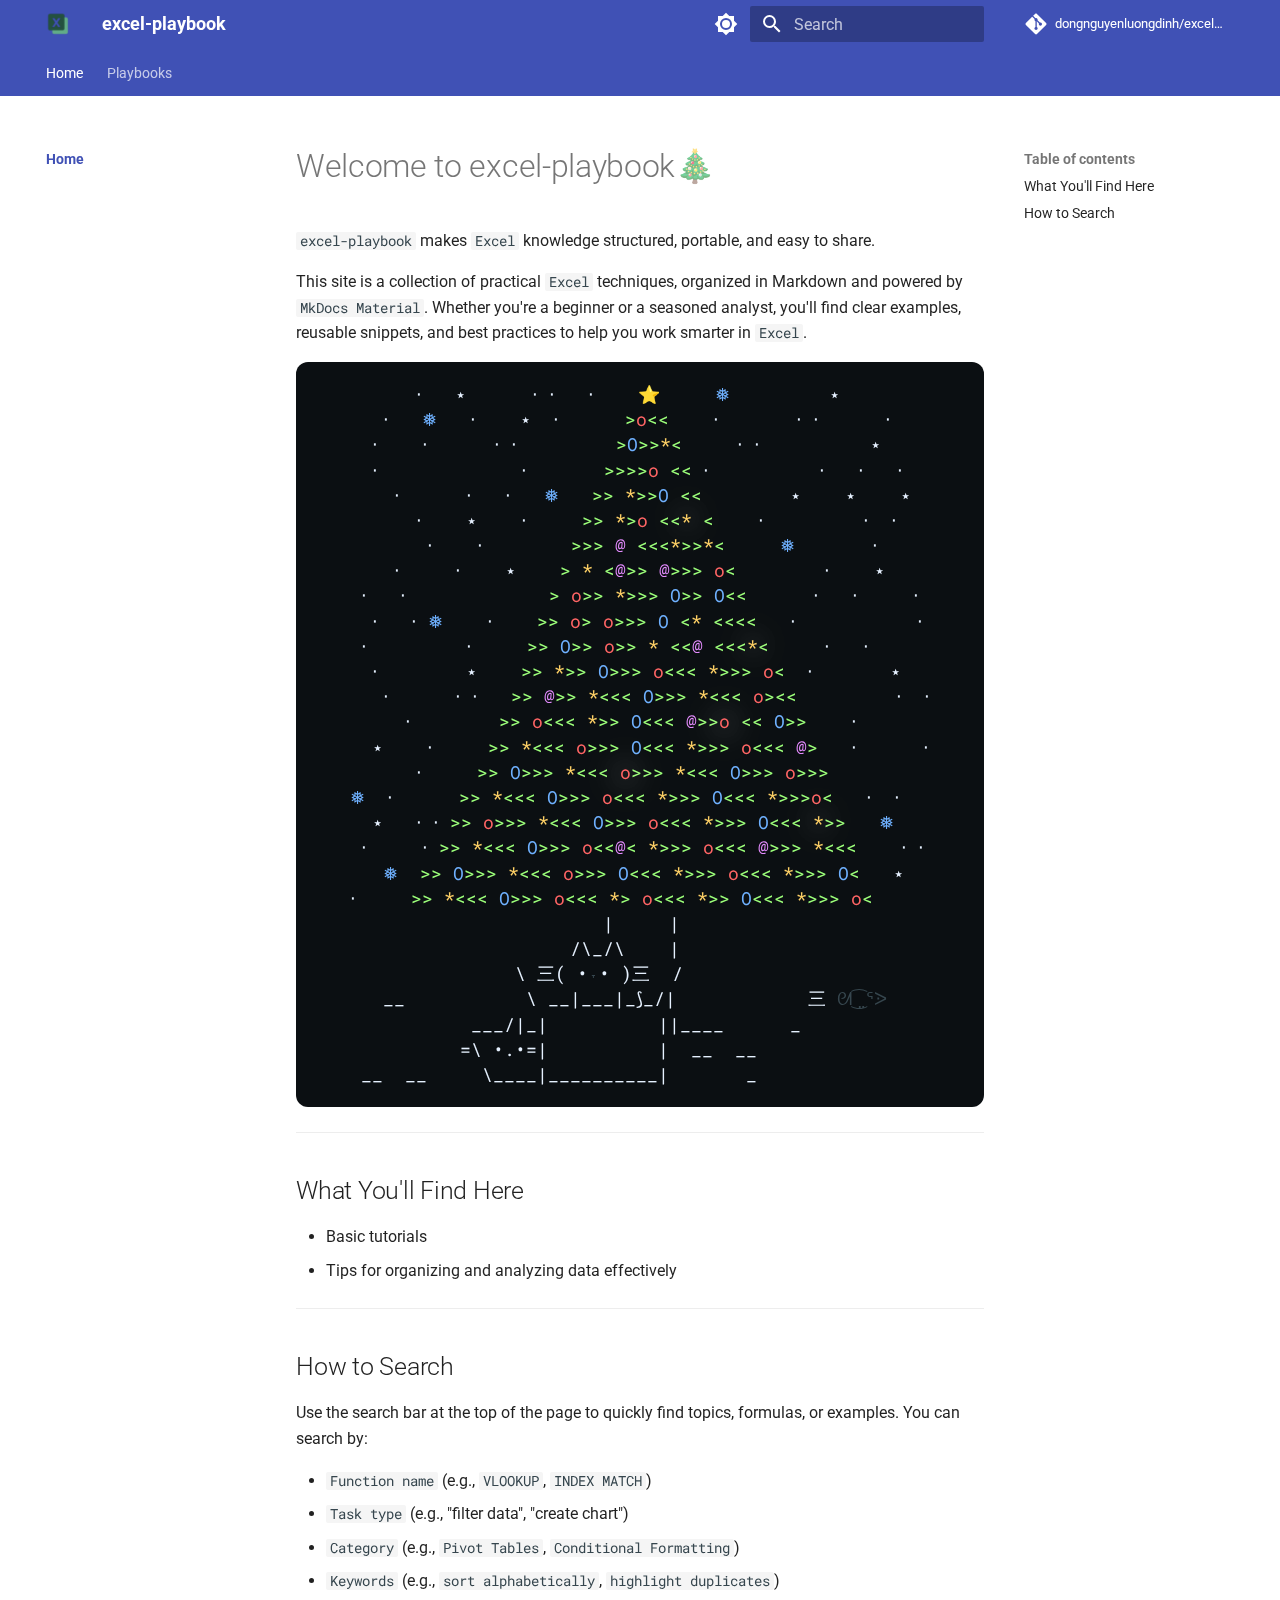
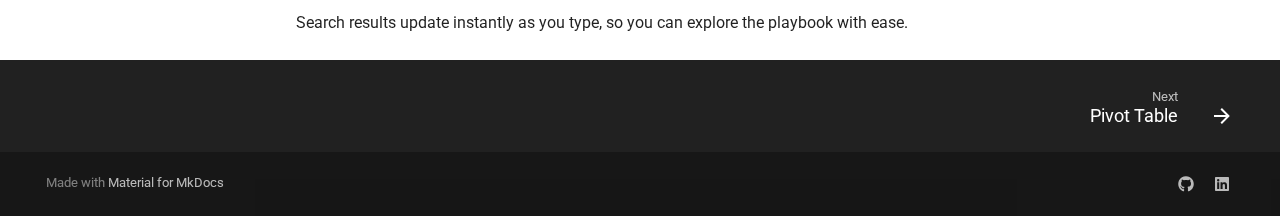
<file: index.html>
<!DOCTYPE html><html lang="en" class="no-js"><head>
    
      <meta charset="utf-8">
      <meta name="viewport" content="width=device-width,initial-scale=1">
      
        <meta name="description" content="excel-playbook makes Excel knowledge structured, portable, and easy to share.">
      
      
        <meta name="author" content="Dong Nguyen Luong Dinh">
      
      
        <link rel="canonical" href="https://dongnguyenluongdinh.github.io/excel-playbook/">
      
      
      
        <link rel="next" href="excel/%5Bhowto%5D_pivot_table/">
      
      
        
      
      
      <link rel="icon" href="assets/favicon.ico">
      <meta name="generator" content="mkdocs-1.6.1, mkdocs-material-9.7.0">
    
    
      
        <title>Welcome to excel-playbook🎄 - excel-playbook</title>
      
    
    
      <link rel="stylesheet" href="assets/stylesheets/main.618322db.min.css">
      
        
        <link rel="stylesheet" href="assets/stylesheets/palette.ab4e12ef.min.css">
      
      


    
    
      
    
    
      
        
        
        <link rel="preconnect" href="https://fonts.gstatic.com" crossorigin>
        <link rel="stylesheet" href="https://fonts.googleapis.com/css?family=Roboto:300,300i,400,400i,700,700i%7CRoboto+Mono:400,400i,700,700i&amp;display=fallback">
        <style>:root{--md-text-font:"Roboto";--md-code-font:"Roboto Mono"}</style>
      
    
    
      <link rel="stylesheet" href="assets/tree.css">
    
    <script>__md_scope=new URL(".",location),__md_hash=e=>[...e].reduce(((e,_)=>(e<<5)-e+_.charCodeAt(0)),0),__md_get=(e,_=localStorage,t=__md_scope)=>JSON.parse(_.getItem(t.pathname+"."+e)),__md_set=(e,_,t=localStorage,a=__md_scope)=>{try{t.setItem(a.pathname+"."+e,JSON.stringify(_))}catch(e){}}</script>
    
      

    
    
  <link href="assets/stylesheets/glightbox.min.css" rel="stylesheet"><script src="assets/javascripts/glightbox.min.js"></script><style id="glightbox-style">
            html.glightbox-open { overflow: initial; height: 100%; }
            .gslide-title { margin-top: 0px; user-select: text; }
            .gslide-desc { color: #666; user-select: text; }
            .gslide-image img { background: white; }
            .gscrollbar-fixer { padding-right: 15px; }
            .gdesc-inner { font-size: 0.75rem; }
            body[data-md-color-scheme="slate"] .gdesc-inner { background: var(--md-default-bg-color); }
            body[data-md-color-scheme="slate"] .gslide-title { color: var(--md-default-fg-color); }
            body[data-md-color-scheme="slate"] .gslide-desc { color: var(--md-default-fg-color); }
        </style></head>
  
  
    
    
      
    
    
    
    
    <body dir="ltr" data-md-color-scheme="default" data-md-color-primary="indigo" data-md-color-accent="indigo">
  
    
    <input class="md-toggle" data-md-toggle="drawer" type="checkbox" id="__drawer" autocomplete="off">
    <input class="md-toggle" data-md-toggle="search" type="checkbox" id="__search" autocomplete="off">
    <label class="md-overlay" for="__drawer"></label>
    <div data-md-component="skip">
      
        
        <a href="#welcome-to-excel-playbook" class="md-skip">
          Skip to content
        </a>
      
    </div>
    <div data-md-component="announce">
      
    </div>
    
    
      

<header class="md-header" data-md-component="header">
  <nav class="md-header__inner md-grid" aria-label="Header">
    <a href="." title="excel-playbook" class="md-header__button md-logo" aria-label="excel-playbook" data-md-component="logo">
      
  <img src="assets/logo.png" alt="logo">

    </a>
    <label class="md-header__button md-icon" for="__drawer">
      
      <svg xmlns="http://www.w3.org/2000/svg" viewBox="0 0 24 24"><path d="M3 6h18v2H3zm0 5h18v2H3zm0 5h18v2H3z"></path></svg>
    </label>
    <div class="md-header__title" data-md-component="header-title">
      <div class="md-header__ellipsis">
        <div class="md-header__topic">
          <span class="md-ellipsis">
            excel-playbook
          </span>
        </div>
        <div class="md-header__topic" data-md-component="header-topic">
          <span class="md-ellipsis">
            
              Welcome to excel-playbook🎄
            
          </span>
        </div>
      </div>
    </div>
    
      
        <form class="md-header__option" data-md-component="palette">
  
    
    
    
    <input class="md-option" data-md-color-media="(prefers-color-scheme: light)" data-md-color-scheme="default" data-md-color-primary="indigo" data-md-color-accent="indigo" aria-label="Switch to dark mode" type="radio" name="__palette" id="__palette_0">
    
      <label class="md-header__button md-icon" title="Switch to dark mode" for="__palette_1" hidden>
        <svg xmlns="http://www.w3.org/2000/svg" viewBox="0 0 24 24"><path d="M12 8a4 4 0 0 0-4 4 4 4 0 0 0 4 4 4 4 0 0 0 4-4 4 4 0 0 0-4-4m0 10a6 6 0 0 1-6-6 6 6 0 0 1 6-6 6 6 0 0 1 6 6 6 6 0 0 1-6 6m8-9.31V4h-4.69L12 .69 8.69 4H4v4.69L.69 12 4 15.31V20h4.69L12 23.31 15.31 20H20v-4.69L23.31 12z"></path></svg>
      </label>
    
  
    
    
    
    <input class="md-option" data-md-color-media="(prefers-color-scheme: dark)" data-md-color-scheme="slate" data-md-color-primary="black" data-md-color-accent="indigo" aria-label="Switch to system preference" type="radio" name="__palette" id="__palette_1">
    
      <label class="md-header__button md-icon" title="Switch to system preference" for="__palette_0" hidden>
        <svg xmlns="http://www.w3.org/2000/svg" viewBox="0 0 24 24"><path d="M12 18c-.89 0-1.74-.2-2.5-.55C11.56 16.5 13 14.42 13 12s-1.44-4.5-3.5-5.45C10.26 6.2 11.11 6 12 6a6 6 0 0 1 6 6 6 6 0 0 1-6 6m8-9.31V4h-4.69L12 .69 8.69 4H4v4.69L.69 12 4 15.31V20h4.69L12 23.31 15.31 20H20v-4.69L23.31 12z"></path></svg>
      </label>
    
  
</form>
      
    
    
      <script>var palette=__md_get("__palette");if(palette&&palette.color){if("(prefers-color-scheme)"===palette.color.media){var media=matchMedia("(prefers-color-scheme: light)"),input=document.querySelector(media.matches?"[data-md-color-media='(prefers-color-scheme: light)']":"[data-md-color-media='(prefers-color-scheme: dark)']");palette.color.media=input.getAttribute("data-md-color-media"),palette.color.scheme=input.getAttribute("data-md-color-scheme"),palette.color.primary=input.getAttribute("data-md-color-primary"),palette.color.accent=input.getAttribute("data-md-color-accent")}for(var[key,value]of Object.entries(palette.color))document.body.setAttribute("data-md-color-"+key,value)}</script>
    
    
    
      
      
        <label class="md-header__button md-icon" for="__search">
          
          <svg xmlns="http://www.w3.org/2000/svg" viewBox="0 0 24 24"><path d="M9.5 3A6.5 6.5 0 0 1 16 9.5c0 1.61-.59 3.09-1.56 4.23l.27.27h.79l5 5-1.5 1.5-5-5v-.79l-.27-.27A6.52 6.52 0 0 1 9.5 16 6.5 6.5 0 0 1 3 9.5 6.5 6.5 0 0 1 9.5 3m0 2C7 5 5 7 5 9.5S7 14 9.5 14 14 12 14 9.5 12 5 9.5 5"></path></svg>
        </label>
        <div class="md-search" data-md-component="search" role="dialog">
  <label class="md-search__overlay" for="__search"></label>
  <div class="md-search__inner" role="search">
    <form class="md-search__form" name="search">
      <input type="text" class="md-search__input" name="query" aria-label="Search" placeholder="Search" autocapitalize="off" autocorrect="off" autocomplete="off" spellcheck="false" data-md-component="search-query" required>
      <label class="md-search__icon md-icon" for="__search">
        
        <svg xmlns="http://www.w3.org/2000/svg" viewBox="0 0 24 24"><path d="M9.5 3A6.5 6.5 0 0 1 16 9.5c0 1.61-.59 3.09-1.56 4.23l.27.27h.79l5 5-1.5 1.5-5-5v-.79l-.27-.27A6.52 6.52 0 0 1 9.5 16 6.5 6.5 0 0 1 3 9.5 6.5 6.5 0 0 1 9.5 3m0 2C7 5 5 7 5 9.5S7 14 9.5 14 14 12 14 9.5 12 5 9.5 5"></path></svg>
        
        <svg xmlns="http://www.w3.org/2000/svg" viewBox="0 0 24 24"><path d="M20 11v2H8l5.5 5.5-1.42 1.42L4.16 12l7.92-7.92L13.5 5.5 8 11z"></path></svg>
      </label>
      <nav class="md-search__options" aria-label="Search">
        
          <a href="javascript:void(0)" class="md-search__icon md-icon" title="Share" aria-label="Share" data-clipboard data-clipboard-text="" data-md-component="search-share" tabindex="-1">
            
            <svg xmlns="http://www.w3.org/2000/svg" viewBox="0 0 24 24"><path d="M18 16.08c-.76 0-1.44.3-1.96.77L8.91 12.7c.05-.23.09-.46.09-.7s-.04-.47-.09-.7l7.05-4.11c.54.5 1.25.81 2.04.81a3 3 0 0 0 3-3 3 3 0 0 0-3-3 3 3 0 0 0-3 3c0 .24.04.47.09.7L8.04 9.81C7.5 9.31 6.79 9 6 9a3 3 0 0 0-3 3 3 3 0 0 0 3 3c.79 0 1.5-.31 2.04-.81l7.12 4.15c-.05.21-.08.43-.08.66 0 1.61 1.31 2.91 2.92 2.91s2.92-1.3 2.92-2.91A2.92 2.92 0 0 0 18 16.08"></path></svg>
          </a>
        
        <button type="reset" class="md-search__icon md-icon" title="Clear" aria-label="Clear" tabindex="-1">
          
          <svg xmlns="http://www.w3.org/2000/svg" viewBox="0 0 24 24"><path d="M19 6.41 17.59 5 12 10.59 6.41 5 5 6.41 10.59 12 5 17.59 6.41 19 12 13.41 17.59 19 19 17.59 13.41 12z"></path></svg>
        </button>
      </nav>
      
        <div class="md-search__suggest" data-md-component="search-suggest"></div>
      
    </form>
    <div class="md-search__output">
      <div class="md-search__scrollwrap" tabindex="0" data-md-scrollfix>
        <div class="md-search-result" data-md-component="search-result">
          <div class="md-search-result__meta">
            Initializing search
          </div>
          <ol class="md-search-result__list" role="presentation"></ol>
        </div>
      </div>
    </div>
  </div>
</div>
      
    
    
      <div class="md-header__source">
        <a href="https://github.com/dongnguyenluongdinh/excel-playbook" title="Go to repository" class="md-source" data-md-component="source">
  <div class="md-source__icon md-icon">
    
    <svg xmlns="http://www.w3.org/2000/svg" viewBox="0 0 448 512"><!--! Font Awesome Free 7.1.0 by @fontawesome - https://fontawesome.com License - https://fontawesome.com/license/free (Icons: CC BY 4.0, Fonts: SIL OFL 1.1, Code: MIT License) Copyright 2025 Fonticons, Inc.--><path d="M439.6 236.1 244 40.5c-5.4-5.5-12.8-8.5-20.4-8.5s-15 3-20.4 8.4L162.5 81l51.5 51.5c27.1-9.1 52.7 16.8 43.4 43.7l49.7 49.7c34.2-11.8 61.2 31 35.5 56.7-26.5 26.5-70.2-2.9-56-37.3L240.3 199v121.9c25.3 12.5 22.3 41.8 9.1 55-6.4 6.4-15.2 10.1-24.3 10.1s-17.8-3.6-24.3-10.1c-17.6-17.6-11.1-46.9 11.2-56v-123c-20.8-8.5-24.6-30.7-18.6-45L142.6 101 8.5 235.1C3 240.6 0 247.9 0 255.5s3 15 8.5 20.4l195.6 195.7c5.4 5.4 12.7 8.4 20.4 8.4s15-3 20.4-8.4l194.7-194.7c5.4-5.4 8.4-12.8 8.4-20.4s-3-15-8.4-20.4"></path></svg>
  </div>
  <div class="md-source__repository">
    dongnguyenluongdinh/excel-playbook
  </div>
</a>
      </div>
    
  </nav>
  
</header>
    
    <div class="md-container" data-md-component="container">
      
      
        
          
            
<nav class="md-tabs" aria-label="Tabs" data-md-component="tabs">
  <div class="md-grid">
    <ul class="md-tabs__list">
      
        
  
  
  
    
  
  
    
    
      <li class="md-tabs__item md-tabs__item--active">
        <a href="." class="md-tabs__link">
          
  
  
    
  
  Home

        </a>
      </li>
    
  

      
        
  
  
  
  
    
    
      <li class="md-tabs__item">
        <a href="excel/%5Bhowto%5D_pivot_table/" class="md-tabs__link">
          
  
  
    
  
  Playbooks

        </a>
      </li>
    
  

      
    </ul>
  </div>
</nav>
          
        
      
      <main class="md-main" data-md-component="main">
        <div class="md-main__inner md-grid">
          
            
              
              <div class="md-sidebar md-sidebar--primary" data-md-component="sidebar" data-md-type="navigation">
                <div class="md-sidebar__scrollwrap">
                  <div class="md-sidebar__inner">
                    


  


<nav class="md-nav md-nav--primary md-nav--lifted" aria-label="Navigation" data-md-level="0">
  <label class="md-nav__title" for="__drawer">
    <a href="." title="excel-playbook" class="md-nav__button md-logo" aria-label="excel-playbook" data-md-component="logo">
      
  <img src="assets/logo.png" alt="logo">

    </a>
    excel-playbook
  </label>
  
    <div class="md-nav__source">
      <a href="https://github.com/dongnguyenluongdinh/excel-playbook" title="Go to repository" class="md-source" data-md-component="source">
  <div class="md-source__icon md-icon">
    
    <svg xmlns="http://www.w3.org/2000/svg" viewBox="0 0 448 512"><!--! Font Awesome Free 7.1.0 by @fontawesome - https://fontawesome.com License - https://fontawesome.com/license/free (Icons: CC BY 4.0, Fonts: SIL OFL 1.1, Code: MIT License) Copyright 2025 Fonticons, Inc.--><path d="M439.6 236.1 244 40.5c-5.4-5.5-12.8-8.5-20.4-8.5s-15 3-20.4 8.4L162.5 81l51.5 51.5c27.1-9.1 52.7 16.8 43.4 43.7l49.7 49.7c34.2-11.8 61.2 31 35.5 56.7-26.5 26.5-70.2-2.9-56-37.3L240.3 199v121.9c25.3 12.5 22.3 41.8 9.1 55-6.4 6.4-15.2 10.1-24.3 10.1s-17.8-3.6-24.3-10.1c-17.6-17.6-11.1-46.9 11.2-56v-123c-20.8-8.5-24.6-30.7-18.6-45L142.6 101 8.5 235.1C3 240.6 0 247.9 0 255.5s3 15 8.5 20.4l195.6 195.7c5.4 5.4 12.7 8.4 20.4 8.4s15-3 20.4-8.4l194.7-194.7c5.4-5.4 8.4-12.8 8.4-20.4s-3-15-8.4-20.4"></path></svg>
  </div>
  <div class="md-source__repository">
    dongnguyenluongdinh/excel-playbook
  </div>
</a>
    </div>
  
  <ul class="md-nav__list" data-md-scrollfix>
    
      
      
  
  
    
  
  
  
    
    
      
        
          
        
      
    
    
    
      
        
        
      
      
        
      
    
    
    <li class="md-nav__item md-nav__item--active md-nav__item--section md-nav__item--nested">
      
        
        
        <input class="md-nav__toggle md-toggle " type="checkbox" id="__nav_1" checked>
        
          
          <div class="md-nav__link md-nav__container">
            <a href="." class="md-nav__link md-nav__link--active">
              
  
  
  <span class="md-ellipsis">
    
  
    Home
  

    
  </span>
  
  

            </a>
            
          </div>
        
        <nav class="md-nav" data-md-level="1" aria-labelledby="__nav_1_label" aria-expanded="true">
          <label class="md-nav__title" for="__nav_1">
            <span class="md-nav__icon md-icon"></span>
            
  
    Home
  

          </label>
          <ul class="md-nav__list" data-md-scrollfix>
            
              
            
          </ul>
        </nav>
      
    </li>
  

    
      
      
  
  
  
  
    
    
      
        
      
        
      
    
    
    
      
      
        
      
    
    
    <li class="md-nav__item md-nav__item--nested">
      
        
        
        <input class="md-nav__toggle md-toggle " type="checkbox" id="__nav_2">
        
          
          <label class="md-nav__link" for="__nav_2" id="__nav_2_label" tabindex="0">
            
  
  
  <span class="md-ellipsis">
    
  
    Playbooks
  

    
  </span>
  
  

            <span class="md-nav__icon md-icon"></span>
          </label>
        
        <nav class="md-nav" data-md-level="1" aria-labelledby="__nav_2_label" aria-expanded="false">
          <label class="md-nav__title" for="__nav_2">
            <span class="md-nav__icon md-icon"></span>
            
  
    Playbooks
  

          </label>
          <ul class="md-nav__list" data-md-scrollfix>
            
              
                
  
  
  
  
    <li class="md-nav__item">
      <a href="excel/%5Bhowto%5D_pivot_table/" class="md-nav__link">
        
  
  
  <span class="md-ellipsis">
    
  
    Pivot Table
  

    
  </span>
  
  

      </a>
    </li>
  

              
            
              
                
  
  
  
  
    <li class="md-nav__item">
      <a href="excel/%5Bhowto%5D_xlookup/" class="md-nav__link">
        
  
  
  <span class="md-ellipsis">
    
  
    XLOOKUP
  

    
  </span>
  
  

      </a>
    </li>
  

              
            
          </ul>
        </nav>
      
    </li>
  

    
  </ul>
</nav>
                  </div>
                </div>
              </div>
            
            
              
              <div class="md-sidebar md-sidebar--secondary" data-md-component="sidebar" data-md-type="toc">
                <div class="md-sidebar__scrollwrap">
                  <div class="md-sidebar__inner">
                    

<nav class="md-nav md-nav--secondary" aria-label="Table of contents">
  
  
  
    
  
  
    <label class="md-nav__title" for="__toc">
      <span class="md-nav__icon md-icon"></span>
      Table of contents
    </label>
    <ul class="md-nav__list" data-md-component="toc" data-md-scrollfix>
      
        <li class="md-nav__item">
  <a href="#what-youll-find-here" class="md-nav__link">
    <span class="md-ellipsis">
      
        What You'll Find Here
      
    </span>
  </a>
  
</li>
      
        <li class="md-nav__item">
  <a href="#how-to-search" class="md-nav__link">
    <span class="md-ellipsis">
      
        How to Search
      
    </span>
  </a>
  
</li>
      
    </ul>
  
</nav>
                  </div>
                </div>
              </div>
            
          
          
            <div class="md-content" data-md-component="content">
              
                




              
              <article class="md-content__inner md-typeset">
                
                  


  
  


<h1 id="welcome-to-excel-playbook">Welcome to excel-playbook🎄<a class="headerlink" href="#welcome-to-excel-playbook" title="Permanent link">¶</a></h1>
<p><code>excel-playbook</code> makes <code>Excel</code> knowledge structured, portable, and easy to share.</p>
<p>This site is a collection of practical <code>Excel</code> techniques, organized in Markdown and powered by <code>MkDocs Material</code>. Whether you're a beginner or a seasoned analyst, you'll find clear examples, reusable snippets, and best practices to help you work smarter in <code>Excel</code>.</p>
<div class="tree-container">
  <pre id="tree"></pre>
</div>

<hr>
<h2 id="what-youll-find-here">What You'll Find Here<a class="headerlink" href="#what-youll-find-here" title="Permanent link">¶</a></h2>
<ul>
<li>Basic tutorials </li>
<li>Tips for organizing and analyzing data effectively   </li>
</ul>
<hr>
<h2 id="how-to-search">How to Search<a class="headerlink" href="#how-to-search" title="Permanent link">¶</a></h2>
<p>Use the search bar at the top of the page to quickly find topics, formulas, or examples. You can search by:</p>
<ul>
<li><code>Function name</code> (e.g., <code>VLOOKUP</code>, <code>INDEX MATCH</code>)  </li>
<li><code>Task type</code> (e.g., "filter data", "create chart")  </li>
<li><code>Category</code> (e.g., <code>Pivot Tables</code>, <code>Conditional Formatting</code>)  </li>
<li><code>Keywords</code> (e.g., <code>sort alphabetically</code>, <code>highlight duplicates</code>)</li>
</ul>
<p>Search results update instantly as you type, so you can explore the playbook with ease.</p>












                
              </article>
            </div>
          
          
<script>var target=document.getElementById(location.hash.slice(1));target&&target.name&&(target.checked=target.name.startsWith("__tabbed_"))</script>
        </div>
        
          <button type="button" class="md-top md-icon" data-md-component="top" hidden>
  
  <svg xmlns="http://www.w3.org/2000/svg" viewBox="0 0 24 24"><path d="M13 20h-2V8l-5.5 5.5-1.42-1.42L12 4.16l7.92 7.92-1.42 1.42L13 8z"></path></svg>
  Back to top
</button>
        
      </main>
      
        <footer class="md-footer">
  
    
      
      <nav class="md-footer__inner md-grid" aria-label="Footer">
        
        
          
          <a href="excel/%5Bhowto%5D_pivot_table/" class="md-footer__link md-footer__link--next" aria-label="Next: Pivot Table">
            <div class="md-footer__title">
              <span class="md-footer__direction">
                Next
              </span>
              <div class="md-ellipsis">
                Pivot Table
              </div>
            </div>
            <div class="md-footer__button md-icon">
              
              <svg xmlns="http://www.w3.org/2000/svg" viewBox="0 0 24 24"><path d="M4 11v2h12l-5.5 5.5 1.42 1.42L19.84 12l-7.92-7.92L10.5 5.5 16 11z"></path></svg>
            </div>
          </a>
        
      </nav>
    
  
  <div class="md-footer-meta md-typeset">
    <div class="md-footer-meta__inner md-grid">
      <div class="md-copyright">
  
  
    Made with
    <a href="https://squidfunk.github.io/mkdocs-material/" target="_blank" rel="noopener">
      Material for MkDocs
    </a>
  
</div>
      
        
<div class="md-social">
  
    
    
    
    
      
      
    
    <a href="https://github.com/dongnguyenluongdinh" target="_blank" rel="noopener" title="github.com" class="md-social__link">
      <svg xmlns="http://www.w3.org/2000/svg" viewBox="0 0 512 512"><!--! Font Awesome Free 7.1.0 by @fontawesome - https://fontawesome.com License - https://fontawesome.com/license/free (Icons: CC BY 4.0, Fonts: SIL OFL 1.1, Code: MIT License) Copyright 2025 Fonticons, Inc.--><path d="M173.9 397.4c0 2-2.3 3.6-5.2 3.6-3.3.3-5.6-1.3-5.6-3.6 0-2 2.3-3.6 5.2-3.6 3-.3 5.6 1.3 5.6 3.6m-31.1-4.5c-.7 2 1.3 4.3 4.3 4.9 2.6 1 5.6 0 6.2-2s-1.3-4.3-4.3-5.2c-2.6-.7-5.5.3-6.2 2.3m44.2-1.7c-2.9.7-4.9 2.6-4.6 4.9.3 2 2.9 3.3 5.9 2.6 2.9-.7 4.9-2.6 4.6-4.6-.3-1.9-3-3.2-5.9-2.9M252.8 8C114.1 8 8 113.3 8 252c0 110.9 69.8 205.8 169.5 239.2 12.8 2.3 17.3-5.6 17.3-12.1 0-6.2-.3-40.4-.3-61.4 0 0-70 15-84.7-29.8 0 0-11.4-29.1-27.8-36.6 0 0-22.9-15.7 1.6-15.4 0 0 24.9 2 38.6 25.8 21.9 38.6 58.6 27.5 72.9 20.9 2.3-16 8.8-27.1 16-33.7-55.9-6.2-112.3-14.3-112.3-110.5 0-27.5 7.6-41.3 23.6-58.9-2.6-6.5-11.1-33.3 2.6-67.9 20.9-6.5 69 27 69 27 20-5.6 41.5-8.5 62.8-8.5s42.8 2.9 62.8 8.5c0 0 48.1-33.6 69-27 13.7 34.7 5.2 61.4 2.6 67.9 16 17.7 25.8 31.5 25.8 58.9 0 96.5-58.9 104.2-114.8 110.5 9.2 7.9 17 22.9 17 46.4 0 33.7-.3 75.4-.3 83.6 0 6.5 4.6 14.4 17.3 12.1C436.2 457.8 504 362.9 504 252 504 113.3 391.5 8 252.8 8M105.2 352.9c-1.3 1-1 3.3.7 5.2 1.6 1.6 3.9 2.3 5.2 1 1.3-1 1-3.3-.7-5.2-1.6-1.6-3.9-2.3-5.2-1m-10.8-8.1c-.7 1.3.3 2.9 2.3 3.9 1.6 1 3.6.7 4.3-.7.7-1.3-.3-2.9-2.3-3.9-2-.6-3.6-.3-4.3.7m32.4 35.6c-1.6 1.3-1 4.3 1.3 6.2 2.3 2.3 5.2 2.6 6.5 1 1.3-1.3.7-4.3-1.3-6.2-2.2-2.3-5.2-2.6-6.5-1m-11.4-14.7c-1.6 1-1.6 3.6 0 5.9s4.3 3.3 5.6 2.3c1.6-1.3 1.6-3.9 0-6.2-1.4-2.3-4-3.3-5.6-2"></path></svg>
    </a>
  
    
    
    
    
      
      
    
    <a href="https://www.linkedin.com/in/dongnguyenluongdinh/" target="_blank" rel="noopener" title="www.linkedin.com" class="md-social__link">
      <svg xmlns="http://www.w3.org/2000/svg" viewBox="0 0 448 512"><!--! Font Awesome Free 7.1.0 by @fontawesome - https://fontawesome.com License - https://fontawesome.com/license/free (Icons: CC BY 4.0, Fonts: SIL OFL 1.1, Code: MIT License) Copyright 2025 Fonticons, Inc.--><path d="M416 32H31.9C14.3 32 0 46.5 0 64.3v383.4C0 465.5 14.3 480 31.9 480H416c17.6 0 32-14.5 32-32.3V64.3c0-17.8-14.4-32.3-32-32.3M135.4 416H69V202.2h66.5V416zM102.2 96a38.5 38.5 0 1 1 0 77 38.5 38.5 0 1 1 0-77m282.1 320h-66.4V312c0-24.8-.5-56.7-34.5-56.7-34.6 0-39.9 27-39.9 54.9V416h-66.4V202.2h63.7v29.2h.9c8.9-16.8 30.6-34.5 62.9-34.5 67.2 0 79.7 44.3 79.7 101.9z"></path></svg>
    </a>
  
</div>
      
    </div>
  </div>
</footer>
      
    </div>
    <div class="md-dialog" data-md-component="dialog">
      <div class="md-dialog__inner md-typeset"></div>
    </div>
    
    
    
      
      
      <script id="__config" type="application/json">{"annotate": null, "base": ".", "features": ["navigation.top", "navigation.footer", "navigation.path", "navigation.tabs", "navigation.sections", "navigation.tracking", "navigation.indexes", "search.highlight", "search.share", "search.suggest", "content.code.annotate", "toc.follow", "content.code.copy"], "search": "assets/javascripts/workers/search.7a47a382.min.js", "tags": null, "translations": {"clipboard.copied": "Copied to clipboard", "clipboard.copy": "Copy to clipboard", "search.result.more.one": "1 more on this page", "search.result.more.other": "# more on this page", "search.result.none": "No matching documents", "search.result.one": "1 matching document", "search.result.other": "# matching documents", "search.result.placeholder": "Type to start searching", "search.result.term.missing": "Missing", "select.version": "Select version"}, "version": null}</script>
    
    
      <script src="assets/javascripts/bundle.e71a0d61.min.js"></script>
      
        <script src="assets/tree.js"></script>
      
    
  
<script id="init-glightbox">const lightbox = GLightbox({"touchNavigation": true, "loop": false, "zoomable": true, "draggable": true, "openEffect": "zoom", "closeEffect": "zoom", "slideEffect": "slide"});
document$.subscribe(()=>{ lightbox.reload(); });
</script></body></html>
</file>
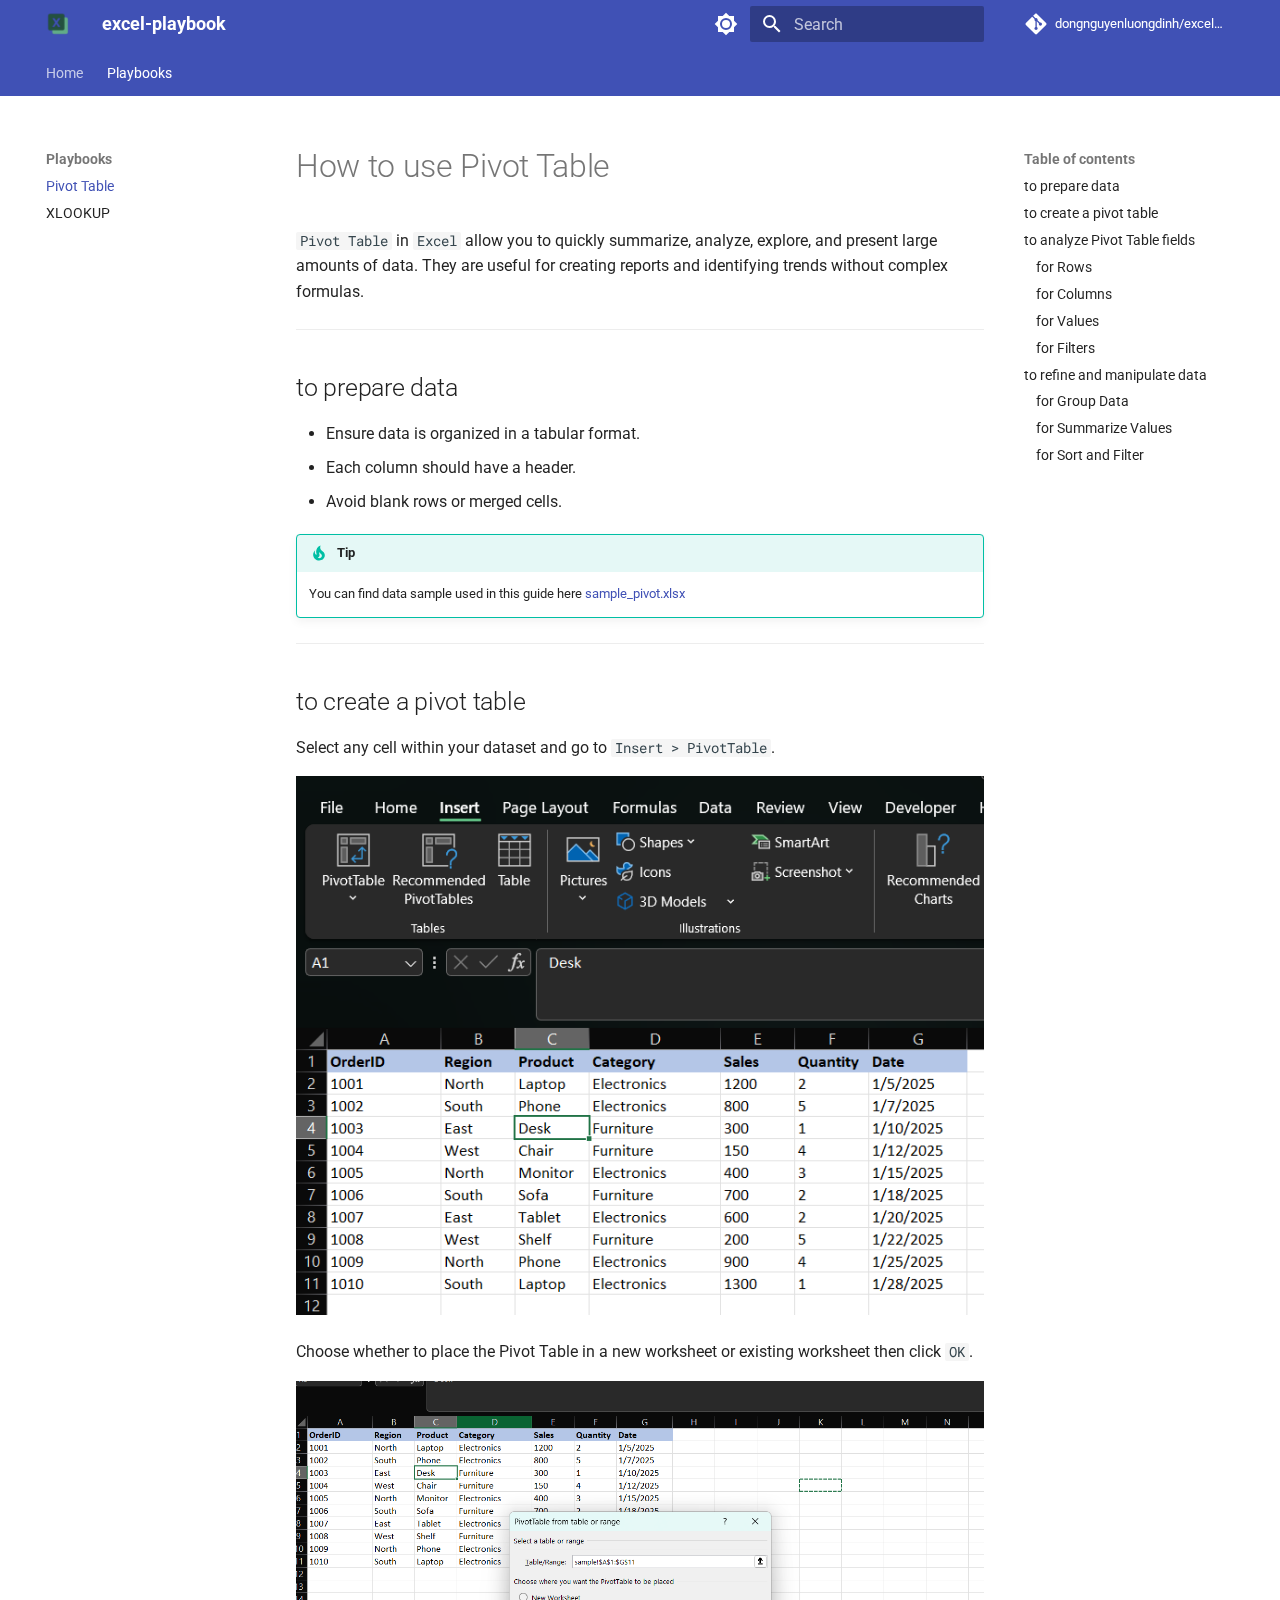
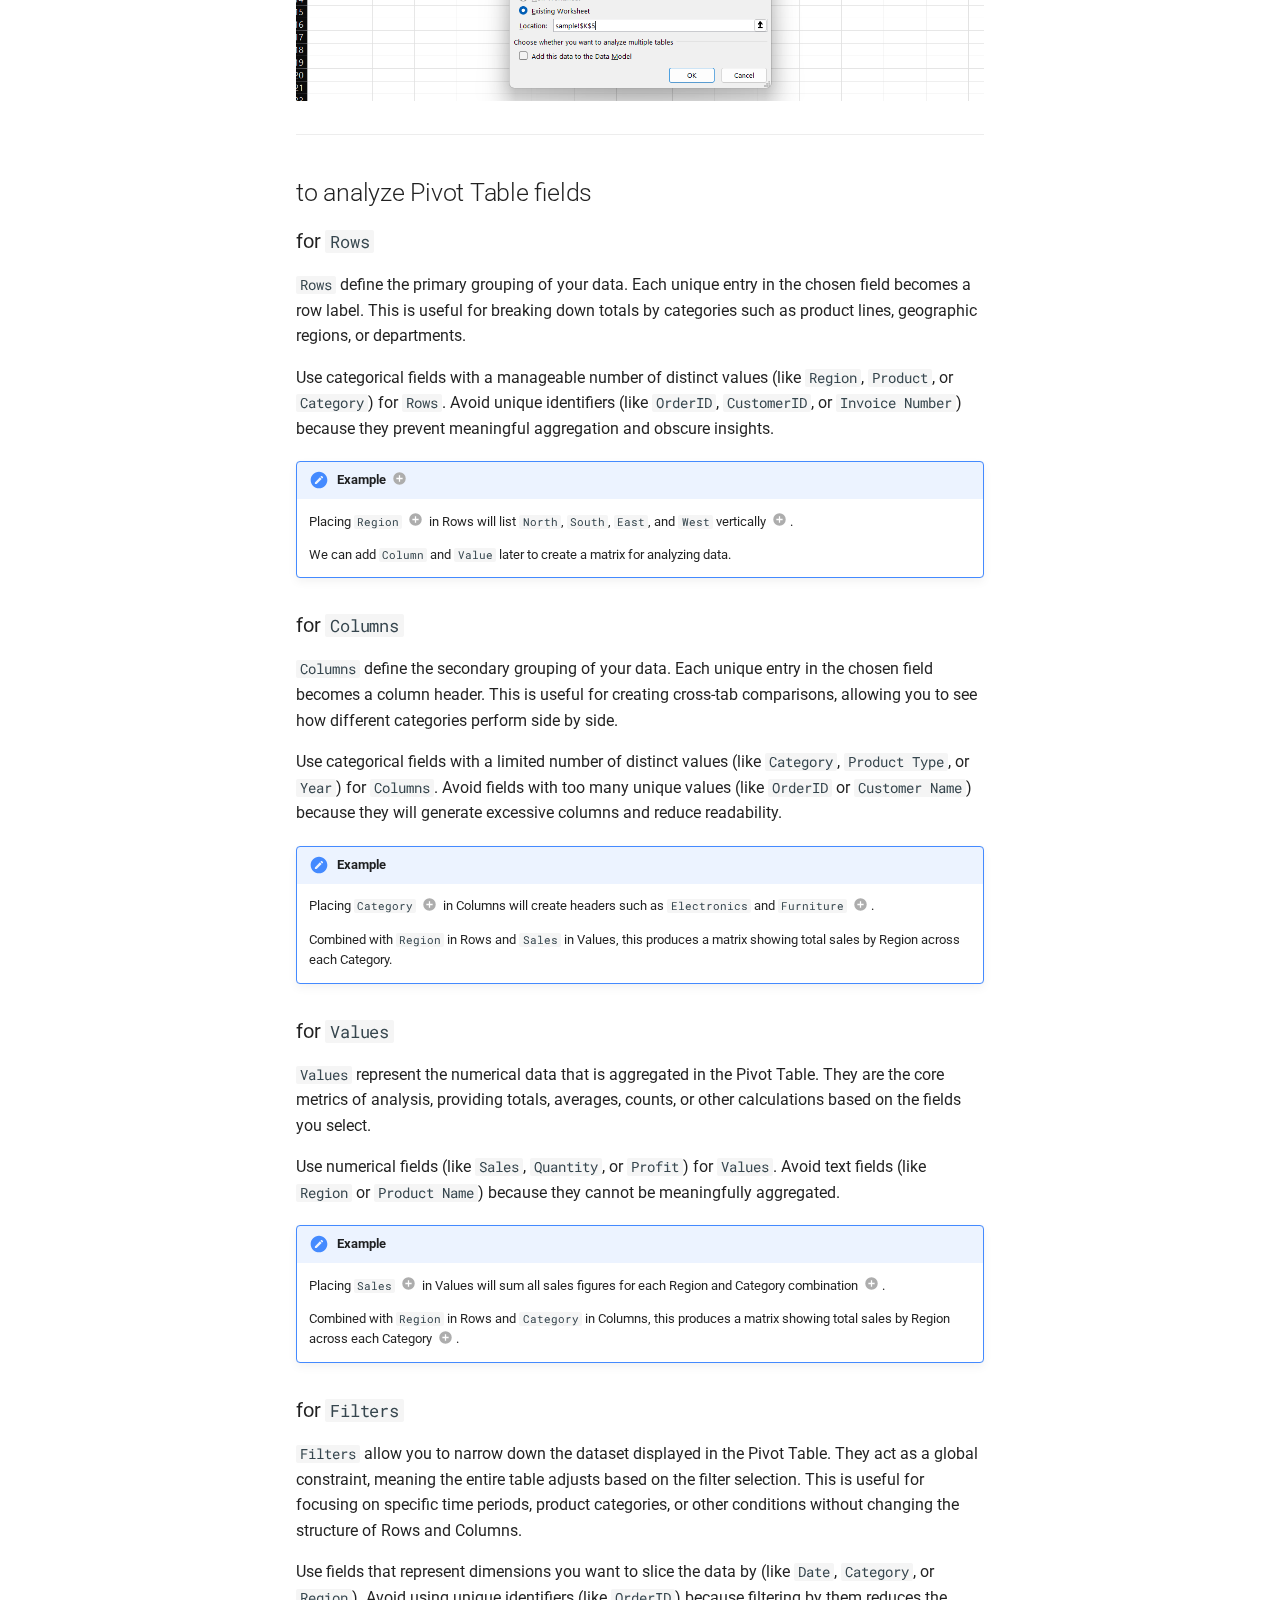
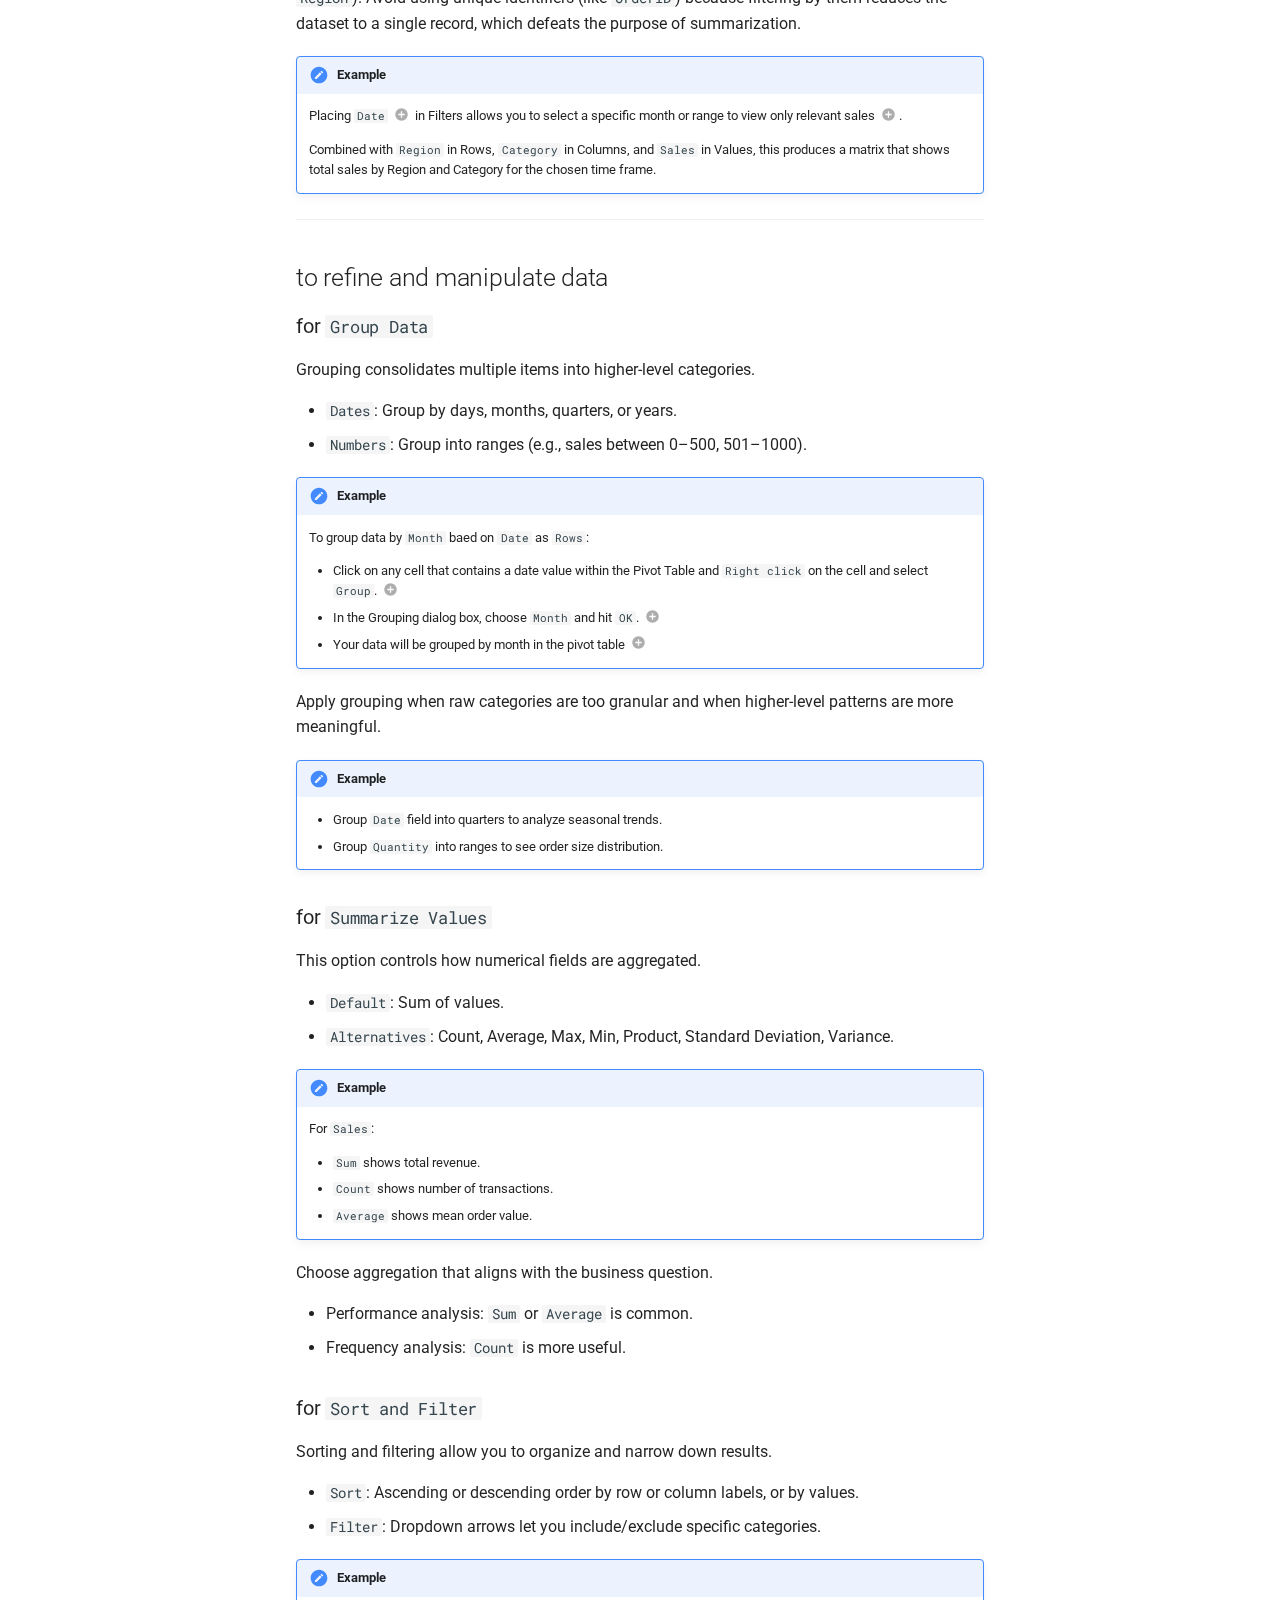
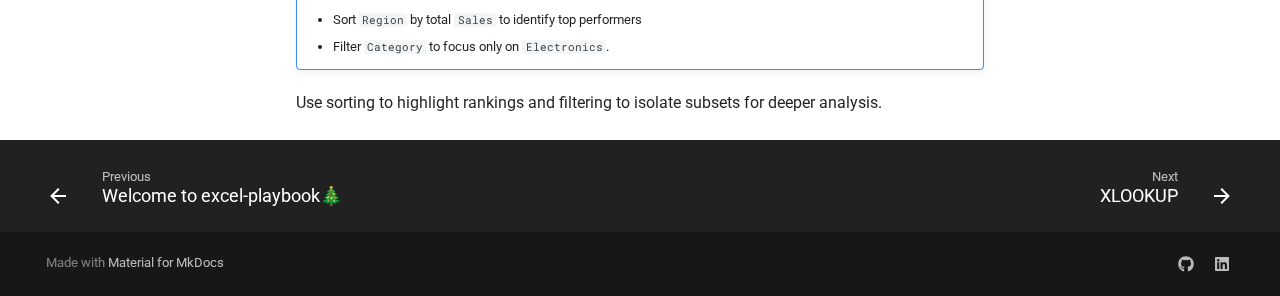
<file: excel/[howto]_pivot_table/index.html>
<!DOCTYPE html><html lang="en" class="no-js"><head>
    
      <meta charset="utf-8">
      <meta name="viewport" content="width=device-width,initial-scale=1">
      
        <meta name="description" content="excel-playbook makes Excel knowledge structured, portable, and easy to share.">
      
      
        <meta name="author" content="Dong Nguyen Luong Dinh">
      
      
        <link rel="canonical" href="https://dongnguyenluongdinh.github.io/excel-playbook/excel/%5Bhowto%5D_pivot_table/">
      
      
        <link rel="prev" href="../..">
      
      
        <link rel="next" href="../%5Bhowto%5D_xlookup/">
      
      
        
      
      
      <link rel="icon" href="../../assets/favicon.ico">
      <meta name="generator" content="mkdocs-1.6.1, mkdocs-material-9.7.0">
    
    
      
        <title>Pivot Table - excel-playbook</title>
      
    
    
      <link rel="stylesheet" href="../../assets/stylesheets/main.618322db.min.css">
      
        
        <link rel="stylesheet" href="../../assets/stylesheets/palette.ab4e12ef.min.css">
      
      


    
    
      
    
    
      
        
        
        <link rel="preconnect" href="https://fonts.gstatic.com" crossorigin>
        <link rel="stylesheet" href="https://fonts.googleapis.com/css?family=Roboto:300,300i,400,400i,700,700i%7CRoboto+Mono:400,400i,700,700i&amp;display=fallback">
        <style>:root{--md-text-font:"Roboto";--md-code-font:"Roboto Mono"}</style>
      
    
    
      <link rel="stylesheet" href="../../assets/tree.css">
    
    <script>__md_scope=new URL("../..",location),__md_hash=e=>[...e].reduce(((e,_)=>(e<<5)-e+_.charCodeAt(0)),0),__md_get=(e,_=localStorage,t=__md_scope)=>JSON.parse(_.getItem(t.pathname+"."+e)),__md_set=(e,_,t=localStorage,a=__md_scope)=>{try{t.setItem(a.pathname+"."+e,JSON.stringify(_))}catch(e){}}</script>
    
      

    
    
  <link href="../../assets/stylesheets/glightbox.min.css" rel="stylesheet"><script src="../../assets/javascripts/glightbox.min.js"></script><style id="glightbox-style">
            html.glightbox-open { overflow: initial; height: 100%; }
            .gslide-title { margin-top: 0px; user-select: text; }
            .gslide-desc { color: #666; user-select: text; }
            .gslide-image img { background: white; }
            .gscrollbar-fixer { padding-right: 15px; }
            .gdesc-inner { font-size: 0.75rem; }
            body[data-md-color-scheme="slate"] .gdesc-inner { background: var(--md-default-bg-color); }
            body[data-md-color-scheme="slate"] .gslide-title { color: var(--md-default-fg-color); }
            body[data-md-color-scheme="slate"] .gslide-desc { color: var(--md-default-fg-color); }
        </style></head>
  
  
    
    
      
    
    
    
    
    <body dir="ltr" data-md-color-scheme="default" data-md-color-primary="indigo" data-md-color-accent="indigo">
  
    
    <input class="md-toggle" data-md-toggle="drawer" type="checkbox" id="__drawer" autocomplete="off">
    <input class="md-toggle" data-md-toggle="search" type="checkbox" id="__search" autocomplete="off">
    <label class="md-overlay" for="__drawer"></label>
    <div data-md-component="skip">
      
        
        <a href="#how-to-use-pivot-table" class="md-skip">
          Skip to content
        </a>
      
    </div>
    <div data-md-component="announce">
      
    </div>
    
    
      

<header class="md-header" data-md-component="header">
  <nav class="md-header__inner md-grid" aria-label="Header">
    <a href="../.." title="excel-playbook" class="md-header__button md-logo" aria-label="excel-playbook" data-md-component="logo">
      
  <img src="../../assets/logo.png" alt="logo">

    </a>
    <label class="md-header__button md-icon" for="__drawer">
      
      <svg xmlns="http://www.w3.org/2000/svg" viewBox="0 0 24 24"><path d="M3 6h18v2H3zm0 5h18v2H3zm0 5h18v2H3z"></path></svg>
    </label>
    <div class="md-header__title" data-md-component="header-title">
      <div class="md-header__ellipsis">
        <div class="md-header__topic">
          <span class="md-ellipsis">
            excel-playbook
          </span>
        </div>
        <div class="md-header__topic" data-md-component="header-topic">
          <span class="md-ellipsis">
            
              Pivot Table
            
          </span>
        </div>
      </div>
    </div>
    
      
        <form class="md-header__option" data-md-component="palette">
  
    
    
    
    <input class="md-option" data-md-color-media="(prefers-color-scheme: light)" data-md-color-scheme="default" data-md-color-primary="indigo" data-md-color-accent="indigo" aria-label="Switch to dark mode" type="radio" name="__palette" id="__palette_0">
    
      <label class="md-header__button md-icon" title="Switch to dark mode" for="__palette_1" hidden>
        <svg xmlns="http://www.w3.org/2000/svg" viewBox="0 0 24 24"><path d="M12 8a4 4 0 0 0-4 4 4 4 0 0 0 4 4 4 4 0 0 0 4-4 4 4 0 0 0-4-4m0 10a6 6 0 0 1-6-6 6 6 0 0 1 6-6 6 6 0 0 1 6 6 6 6 0 0 1-6 6m8-9.31V4h-4.69L12 .69 8.69 4H4v4.69L.69 12 4 15.31V20h4.69L12 23.31 15.31 20H20v-4.69L23.31 12z"></path></svg>
      </label>
    
  
    
    
    
    <input class="md-option" data-md-color-media="(prefers-color-scheme: dark)" data-md-color-scheme="slate" data-md-color-primary="black" data-md-color-accent="indigo" aria-label="Switch to system preference" type="radio" name="__palette" id="__palette_1">
    
      <label class="md-header__button md-icon" title="Switch to system preference" for="__palette_0" hidden>
        <svg xmlns="http://www.w3.org/2000/svg" viewBox="0 0 24 24"><path d="M12 18c-.89 0-1.74-.2-2.5-.55C11.56 16.5 13 14.42 13 12s-1.44-4.5-3.5-5.45C10.26 6.2 11.11 6 12 6a6 6 0 0 1 6 6 6 6 0 0 1-6 6m8-9.31V4h-4.69L12 .69 8.69 4H4v4.69L.69 12 4 15.31V20h4.69L12 23.31 15.31 20H20v-4.69L23.31 12z"></path></svg>
      </label>
    
  
</form>
      
    
    
      <script>var palette=__md_get("__palette");if(palette&&palette.color){if("(prefers-color-scheme)"===palette.color.media){var media=matchMedia("(prefers-color-scheme: light)"),input=document.querySelector(media.matches?"[data-md-color-media='(prefers-color-scheme: light)']":"[data-md-color-media='(prefers-color-scheme: dark)']");palette.color.media=input.getAttribute("data-md-color-media"),palette.color.scheme=input.getAttribute("data-md-color-scheme"),palette.color.primary=input.getAttribute("data-md-color-primary"),palette.color.accent=input.getAttribute("data-md-color-accent")}for(var[key,value]of Object.entries(palette.color))document.body.setAttribute("data-md-color-"+key,value)}</script>
    
    
    
      
      
        <label class="md-header__button md-icon" for="__search">
          
          <svg xmlns="http://www.w3.org/2000/svg" viewBox="0 0 24 24"><path d="M9.5 3A6.5 6.5 0 0 1 16 9.5c0 1.61-.59 3.09-1.56 4.23l.27.27h.79l5 5-1.5 1.5-5-5v-.79l-.27-.27A6.52 6.52 0 0 1 9.5 16 6.5 6.5 0 0 1 3 9.5 6.5 6.5 0 0 1 9.5 3m0 2C7 5 5 7 5 9.5S7 14 9.5 14 14 12 14 9.5 12 5 9.5 5"></path></svg>
        </label>
        <div class="md-search" data-md-component="search" role="dialog">
  <label class="md-search__overlay" for="__search"></label>
  <div class="md-search__inner" role="search">
    <form class="md-search__form" name="search">
      <input type="text" class="md-search__input" name="query" aria-label="Search" placeholder="Search" autocapitalize="off" autocorrect="off" autocomplete="off" spellcheck="false" data-md-component="search-query" required>
      <label class="md-search__icon md-icon" for="__search">
        
        <svg xmlns="http://www.w3.org/2000/svg" viewBox="0 0 24 24"><path d="M9.5 3A6.5 6.5 0 0 1 16 9.5c0 1.61-.59 3.09-1.56 4.23l.27.27h.79l5 5-1.5 1.5-5-5v-.79l-.27-.27A6.52 6.52 0 0 1 9.5 16 6.5 6.5 0 0 1 3 9.5 6.5 6.5 0 0 1 9.5 3m0 2C7 5 5 7 5 9.5S7 14 9.5 14 14 12 14 9.5 12 5 9.5 5"></path></svg>
        
        <svg xmlns="http://www.w3.org/2000/svg" viewBox="0 0 24 24"><path d="M20 11v2H8l5.5 5.5-1.42 1.42L4.16 12l7.92-7.92L13.5 5.5 8 11z"></path></svg>
      </label>
      <nav class="md-search__options" aria-label="Search">
        
          <a href="javascript:void(0)" class="md-search__icon md-icon" title="Share" aria-label="Share" data-clipboard data-clipboard-text="" data-md-component="search-share" tabindex="-1">
            
            <svg xmlns="http://www.w3.org/2000/svg" viewBox="0 0 24 24"><path d="M18 16.08c-.76 0-1.44.3-1.96.77L8.91 12.7c.05-.23.09-.46.09-.7s-.04-.47-.09-.7l7.05-4.11c.54.5 1.25.81 2.04.81a3 3 0 0 0 3-3 3 3 0 0 0-3-3 3 3 0 0 0-3 3c0 .24.04.47.09.7L8.04 9.81C7.5 9.31 6.79 9 6 9a3 3 0 0 0-3 3 3 3 0 0 0 3 3c.79 0 1.5-.31 2.04-.81l7.12 4.15c-.05.21-.08.43-.08.66 0 1.61 1.31 2.91 2.92 2.91s2.92-1.3 2.92-2.91A2.92 2.92 0 0 0 18 16.08"></path></svg>
          </a>
        
        <button type="reset" class="md-search__icon md-icon" title="Clear" aria-label="Clear" tabindex="-1">
          
          <svg xmlns="http://www.w3.org/2000/svg" viewBox="0 0 24 24"><path d="M19 6.41 17.59 5 12 10.59 6.41 5 5 6.41 10.59 12 5 17.59 6.41 19 12 13.41 17.59 19 19 17.59 13.41 12z"></path></svg>
        </button>
      </nav>
      
        <div class="md-search__suggest" data-md-component="search-suggest"></div>
      
    </form>
    <div class="md-search__output">
      <div class="md-search__scrollwrap" tabindex="0" data-md-scrollfix>
        <div class="md-search-result" data-md-component="search-result">
          <div class="md-search-result__meta">
            Initializing search
          </div>
          <ol class="md-search-result__list" role="presentation"></ol>
        </div>
      </div>
    </div>
  </div>
</div>
      
    
    
      <div class="md-header__source">
        <a href="https://github.com/dongnguyenluongdinh/excel-playbook" title="Go to repository" class="md-source" data-md-component="source">
  <div class="md-source__icon md-icon">
    
    <svg xmlns="http://www.w3.org/2000/svg" viewBox="0 0 448 512"><!--! Font Awesome Free 7.1.0 by @fontawesome - https://fontawesome.com License - https://fontawesome.com/license/free (Icons: CC BY 4.0, Fonts: SIL OFL 1.1, Code: MIT License) Copyright 2025 Fonticons, Inc.--><path d="M439.6 236.1 244 40.5c-5.4-5.5-12.8-8.5-20.4-8.5s-15 3-20.4 8.4L162.5 81l51.5 51.5c27.1-9.1 52.7 16.8 43.4 43.7l49.7 49.7c34.2-11.8 61.2 31 35.5 56.7-26.5 26.5-70.2-2.9-56-37.3L240.3 199v121.9c25.3 12.5 22.3 41.8 9.1 55-6.4 6.4-15.2 10.1-24.3 10.1s-17.8-3.6-24.3-10.1c-17.6-17.6-11.1-46.9 11.2-56v-123c-20.8-8.5-24.6-30.7-18.6-45L142.6 101 8.5 235.1C3 240.6 0 247.9 0 255.5s3 15 8.5 20.4l195.6 195.7c5.4 5.4 12.7 8.4 20.4 8.4s15-3 20.4-8.4l194.7-194.7c5.4-5.4 8.4-12.8 8.4-20.4s-3-15-8.4-20.4"></path></svg>
  </div>
  <div class="md-source__repository">
    dongnguyenluongdinh/excel-playbook
  </div>
</a>
      </div>
    
  </nav>
  
</header>
    
    <div class="md-container" data-md-component="container">
      
      
        
          
            
<nav class="md-tabs" aria-label="Tabs" data-md-component="tabs">
  <div class="md-grid">
    <ul class="md-tabs__list">
      
        
  
  
  
  
    
    
      <li class="md-tabs__item">
        <a href="../.." class="md-tabs__link">
          
  
  
    
  
  Home

        </a>
      </li>
    
  

      
        
  
  
  
    
  
  
    
    
      <li class="md-tabs__item md-tabs__item--active">
        <a href="./" class="md-tabs__link">
          
  
  
    
  
  Playbooks

        </a>
      </li>
    
  

      
    </ul>
  </div>
</nav>
          
        
      
      <main class="md-main" data-md-component="main">
        <div class="md-main__inner md-grid">
          
            
              
              <div class="md-sidebar md-sidebar--primary" data-md-component="sidebar" data-md-type="navigation">
                <div class="md-sidebar__scrollwrap">
                  <div class="md-sidebar__inner">
                    


  


<nav class="md-nav md-nav--primary md-nav--lifted" aria-label="Navigation" data-md-level="0">
  <label class="md-nav__title" for="__drawer">
    <a href="../.." title="excel-playbook" class="md-nav__button md-logo" aria-label="excel-playbook" data-md-component="logo">
      
  <img src="../../assets/logo.png" alt="logo">

    </a>
    excel-playbook
  </label>
  
    <div class="md-nav__source">
      <a href="https://github.com/dongnguyenluongdinh/excel-playbook" title="Go to repository" class="md-source" data-md-component="source">
  <div class="md-source__icon md-icon">
    
    <svg xmlns="http://www.w3.org/2000/svg" viewBox="0 0 448 512"><!--! Font Awesome Free 7.1.0 by @fontawesome - https://fontawesome.com License - https://fontawesome.com/license/free (Icons: CC BY 4.0, Fonts: SIL OFL 1.1, Code: MIT License) Copyright 2025 Fonticons, Inc.--><path d="M439.6 236.1 244 40.5c-5.4-5.5-12.8-8.5-20.4-8.5s-15 3-20.4 8.4L162.5 81l51.5 51.5c27.1-9.1 52.7 16.8 43.4 43.7l49.7 49.7c34.2-11.8 61.2 31 35.5 56.7-26.5 26.5-70.2-2.9-56-37.3L240.3 199v121.9c25.3 12.5 22.3 41.8 9.1 55-6.4 6.4-15.2 10.1-24.3 10.1s-17.8-3.6-24.3-10.1c-17.6-17.6-11.1-46.9 11.2-56v-123c-20.8-8.5-24.6-30.7-18.6-45L142.6 101 8.5 235.1C3 240.6 0 247.9 0 255.5s3 15 8.5 20.4l195.6 195.7c5.4 5.4 12.7 8.4 20.4 8.4s15-3 20.4-8.4l194.7-194.7c5.4-5.4 8.4-12.8 8.4-20.4s-3-15-8.4-20.4"></path></svg>
  </div>
  <div class="md-source__repository">
    dongnguyenluongdinh/excel-playbook
  </div>
</a>
    </div>
  
  <ul class="md-nav__list" data-md-scrollfix>
    
      
      
  
  
  
  
    
    
      
        
          
        
      
    
    
    
      
      
        
      
    
    
    <li class="md-nav__item md-nav__item--nested">
      
        
        
        <input class="md-nav__toggle md-toggle " type="checkbox" id="__nav_1">
        
          
          <div class="md-nav__link md-nav__container">
            <a href="../.." class="md-nav__link ">
              
  
  
  <span class="md-ellipsis">
    
  
    Home
  

    
  </span>
  
  

            </a>
            
          </div>
        
        <nav class="md-nav" data-md-level="1" aria-labelledby="__nav_1_label" aria-expanded="false">
          <label class="md-nav__title" for="__nav_1">
            <span class="md-nav__icon md-icon"></span>
            
  
    Home
  

          </label>
          <ul class="md-nav__list" data-md-scrollfix>
            
              
            
          </ul>
        </nav>
      
    </li>
  

    
      
      
  
  
    
  
  
  
    
    
      
        
      
        
      
    
    
    
      
        
        
      
      
        
      
    
    
    <li class="md-nav__item md-nav__item--active md-nav__item--section md-nav__item--nested">
      
        
        
        <input class="md-nav__toggle md-toggle " type="checkbox" id="__nav_2" checked>
        
          
          <label class="md-nav__link" for="__nav_2" id="__nav_2_label" tabindex="">
            
  
  
  <span class="md-ellipsis">
    
  
    Playbooks
  

    
  </span>
  
  

            <span class="md-nav__icon md-icon"></span>
          </label>
        
        <nav class="md-nav" data-md-level="1" aria-labelledby="__nav_2_label" aria-expanded="true">
          <label class="md-nav__title" for="__nav_2">
            <span class="md-nav__icon md-icon"></span>
            
  
    Playbooks
  

          </label>
          <ul class="md-nav__list" data-md-scrollfix>
            
              
                
  
  
    
  
  
  
    <li class="md-nav__item md-nav__item--active">
      
      <input class="md-nav__toggle md-toggle" type="checkbox" id="__toc">
      
      
        
      
      
        <label class="md-nav__link md-nav__link--active" for="__toc">
          
  
  
  <span class="md-ellipsis">
    
  
    Pivot Table
  

    
  </span>
  
  

          <span class="md-nav__icon md-icon"></span>
        </label>
      
      <a href="./" class="md-nav__link md-nav__link--active">
        
  
  
  <span class="md-ellipsis">
    
  
    Pivot Table
  

    
  </span>
  
  

      </a>
      
        

<nav class="md-nav md-nav--secondary" aria-label="Table of contents">
  
  
  
    
  
  
    <label class="md-nav__title" for="__toc">
      <span class="md-nav__icon md-icon"></span>
      Table of contents
    </label>
    <ul class="md-nav__list" data-md-component="toc" data-md-scrollfix>
      
        <li class="md-nav__item">
  <a href="#to-prepare-data" class="md-nav__link">
    <span class="md-ellipsis">
      
        to prepare data
      
    </span>
  </a>
  
</li>
      
        <li class="md-nav__item">
  <a href="#to-create-a-pivot-table" class="md-nav__link">
    <span class="md-ellipsis">
      
        to create a pivot table
      
    </span>
  </a>
  
</li>
      
        <li class="md-nav__item">
  <a href="#to-analyze-pivot-table-fields" class="md-nav__link">
    <span class="md-ellipsis">
      
        to analyze Pivot Table fields
      
    </span>
  </a>
  
    <nav class="md-nav" aria-label="to analyze Pivot Table fields">
      <ul class="md-nav__list">
        
          <li class="md-nav__item">
  <a href="#for-rows" class="md-nav__link">
    <span class="md-ellipsis">
      
        for Rows
      
    </span>
  </a>
  
</li>
        
          <li class="md-nav__item">
  <a href="#for-columns" class="md-nav__link">
    <span class="md-ellipsis">
      
        for Columns
      
    </span>
  </a>
  
</li>
        
          <li class="md-nav__item">
  <a href="#for-values" class="md-nav__link">
    <span class="md-ellipsis">
      
        for Values
      
    </span>
  </a>
  
</li>
        
          <li class="md-nav__item">
  <a href="#for-filters" class="md-nav__link">
    <span class="md-ellipsis">
      
        for Filters
      
    </span>
  </a>
  
</li>
        
      </ul>
    </nav>
  
</li>
      
        <li class="md-nav__item">
  <a href="#to-refine-and-manipulate-data" class="md-nav__link">
    <span class="md-ellipsis">
      
        to refine and manipulate data
      
    </span>
  </a>
  
    <nav class="md-nav" aria-label="to refine and manipulate data">
      <ul class="md-nav__list">
        
          <li class="md-nav__item">
  <a href="#for-group-data" class="md-nav__link">
    <span class="md-ellipsis">
      
        for Group Data
      
    </span>
  </a>
  
</li>
        
          <li class="md-nav__item">
  <a href="#for-summarize-values" class="md-nav__link">
    <span class="md-ellipsis">
      
        for Summarize Values
      
    </span>
  </a>
  
</li>
        
          <li class="md-nav__item">
  <a href="#for-sort-and-filter" class="md-nav__link">
    <span class="md-ellipsis">
      
        for Sort and Filter
      
    </span>
  </a>
  
</li>
        
      </ul>
    </nav>
  
</li>
      
    </ul>
  
</nav>
      
    </li>
  

              
            
              
                
  
  
  
  
    <li class="md-nav__item">
      <a href="../%5Bhowto%5D_xlookup/" class="md-nav__link">
        
  
  
  <span class="md-ellipsis">
    
  
    XLOOKUP
  

    
  </span>
  
  

      </a>
    </li>
  

              
            
          </ul>
        </nav>
      
    </li>
  

    
  </ul>
</nav>
                  </div>
                </div>
              </div>
            
            
              
              <div class="md-sidebar md-sidebar--secondary" data-md-component="sidebar" data-md-type="toc">
                <div class="md-sidebar__scrollwrap">
                  <div class="md-sidebar__inner">
                    

<nav class="md-nav md-nav--secondary" aria-label="Table of contents">
  
  
  
    
  
  
    <label class="md-nav__title" for="__toc">
      <span class="md-nav__icon md-icon"></span>
      Table of contents
    </label>
    <ul class="md-nav__list" data-md-component="toc" data-md-scrollfix>
      
        <li class="md-nav__item">
  <a href="#to-prepare-data" class="md-nav__link">
    <span class="md-ellipsis">
      
        to prepare data
      
    </span>
  </a>
  
</li>
      
        <li class="md-nav__item">
  <a href="#to-create-a-pivot-table" class="md-nav__link">
    <span class="md-ellipsis">
      
        to create a pivot table
      
    </span>
  </a>
  
</li>
      
        <li class="md-nav__item">
  <a href="#to-analyze-pivot-table-fields" class="md-nav__link">
    <span class="md-ellipsis">
      
        to analyze Pivot Table fields
      
    </span>
  </a>
  
    <nav class="md-nav" aria-label="to analyze Pivot Table fields">
      <ul class="md-nav__list">
        
          <li class="md-nav__item">
  <a href="#for-rows" class="md-nav__link">
    <span class="md-ellipsis">
      
        for Rows
      
    </span>
  </a>
  
</li>
        
          <li class="md-nav__item">
  <a href="#for-columns" class="md-nav__link">
    <span class="md-ellipsis">
      
        for Columns
      
    </span>
  </a>
  
</li>
        
          <li class="md-nav__item">
  <a href="#for-values" class="md-nav__link">
    <span class="md-ellipsis">
      
        for Values
      
    </span>
  </a>
  
</li>
        
          <li class="md-nav__item">
  <a href="#for-filters" class="md-nav__link">
    <span class="md-ellipsis">
      
        for Filters
      
    </span>
  </a>
  
</li>
        
      </ul>
    </nav>
  
</li>
      
        <li class="md-nav__item">
  <a href="#to-refine-and-manipulate-data" class="md-nav__link">
    <span class="md-ellipsis">
      
        to refine and manipulate data
      
    </span>
  </a>
  
    <nav class="md-nav" aria-label="to refine and manipulate data">
      <ul class="md-nav__list">
        
          <li class="md-nav__item">
  <a href="#for-group-data" class="md-nav__link">
    <span class="md-ellipsis">
      
        for Group Data
      
    </span>
  </a>
  
</li>
        
          <li class="md-nav__item">
  <a href="#for-summarize-values" class="md-nav__link">
    <span class="md-ellipsis">
      
        for Summarize Values
      
    </span>
  </a>
  
</li>
        
          <li class="md-nav__item">
  <a href="#for-sort-and-filter" class="md-nav__link">
    <span class="md-ellipsis">
      
        for Sort and Filter
      
    </span>
  </a>
  
</li>
        
      </ul>
    </nav>
  
</li>
      
    </ul>
  
</nav>
                  </div>
                </div>
              </div>
            
          
          
            <div class="md-content" data-md-component="content">
              
                




              
              <article class="md-content__inner md-typeset">
                
                  


  
  


<h1 id="how-to-use-pivot-table">How to use Pivot Table<a class="headerlink" href="#how-to-use-pivot-table" title="Permanent link">¶</a></h1>
<p><code>Pivot Table</code> in <code>Excel</code> allow you to quickly summarize, analyze, explore, and present large amounts of data. They are useful for creating reports and identifying trends without complex formulas.</p>
<hr>
<h2 id="to-prepare-data">to prepare data<a class="headerlink" href="#to-prepare-data" title="Permanent link">¶</a></h2>
<ul>
<li>Ensure data is organized in a tabular format.</li>
<li>Each column should have a header.</li>
<li>Avoid blank rows or merged cells.</li>
</ul>
<div class="admonition tip">
<p class="admonition-title">Tip</p>
<p>You can find data sample used in this guide here <a href="../assets/sample_pivot.xlsx">sample_pivot.xlsx</a></p>
</div>
<hr>
<h2 id="to-create-a-pivot-table">to create a pivot table<a class="headerlink" href="#to-create-a-pivot-table" title="Permanent link">¶</a></h2>
<p>Select any cell within your dataset and go to <code>Insert &gt; PivotTable</code>.</p>
<p><a class="glightbox" data-type="image" data-width="100%" data-height="auto" href="../assets/pivot_01.png" data-desc-position="bottom"><img alt="&quot;Pivot Table&quot;" src="../assets/pivot_01.png"></a></p>
<p>Choose whether to place the Pivot Table in a new worksheet or existing worksheet then click <code>OK</code>.</p>
<p><a class="glightbox" data-type="image" data-width="100%" data-height="auto" href="../assets/pivot_02.png" data-desc-position="bottom"><img alt="&quot;Pivot Table&quot;" src="../assets/pivot_02.png"></a></p>
<hr>
<h2 id="to-analyze-pivot-table-fields">to analyze Pivot Table fields<a class="headerlink" href="#to-analyze-pivot-table-fields" title="Permanent link">¶</a></h2>
<h3 id="for-rows">for <code>Rows</code><a class="headerlink" href="#for-rows" title="Permanent link">¶</a></h3>
<p><code>Rows</code> define the primary grouping of your data. Each unique entry in the chosen field becomes a row label. This is useful for breaking down totals by categories such as product lines, geographic regions, or departments. </p>
<p>Use categorical fields with a manageable number of distinct values (like <code>Region</code>, <code>Product</code>, or <code>Category</code>) for <code>Rows</code>. Avoid unique identifiers (like <code>OrderID</code>, <code>CustomerID</code>, or <code>Invoice Number</code>) because they prevent meaningful aggregation and obscure insights.</p>
<div class="result">
<div class="admonition note annotate">
<p class="admonition-title">Example (1)</p>
<p>Placing <code>Region</code> (2) in Rows will list <code>North</code>, <code>South</code>, <code>East</code>, and <code>West</code> vertically (3).</p>
<p>We can add <code>Column</code> and <code>Value</code> later to create a matrix for analyzing data.</p>
</div>
<ol>
<li>
<p>Based on dataset: <a href="../assets/sample_pivot.xlsx">sample_pivot.xlsx</a></p>
</li>
<li>
<p><code>Region</code> is a strong choice as it has <code>limited</code> and <code>meaningful categories</code>: <code>North</code>, <code>South</code>, <code>East</code>, <code>West</code> are few in number and     represent logical divisions of the business.</p>
<p>On the other hand, something like <code>OrderID</code> is not suitable as:</p>
<ul>
<li><code>Excessive granularity</code>: Each order has a unique ID, so placing <code>OrderID</code> in <code>Rows</code> would generate hundreds or thousands of row labels, cluttering the Pivot Table.</li>
<li><code>No aggregation benefit</code>: Since each <code>OrderID</code> is unique, the <code>Pivot Table</code> would simply reproduce the raw dataset instead of summarizing it.</li>
<li><code>Poor readability</code>: A Pivot Table with <code>OrderID</code> as rows loses the purpose of summarization. It becomes a long list rather than a structured analysis tool.</li>
</ul>
</li>
<li>
<p><a class="glightbox" data-type="image" data-width="100%" data-height="auto" href="../assets/pivot_03.png" data-desc-position="bottom"><img alt="&quot;Pivot Table&quot;" src="../assets/pivot_03.png"></a></p>
</li>
</ol>
</div>
<h3 id="for-columns">for <code>Columns</code><a class="headerlink" href="#for-columns" title="Permanent link">¶</a></h3>
<p><code>Columns</code> define the secondary grouping of your data. Each unique entry in the chosen field becomes a column header. This is useful for creating cross‑tab comparisons, allowing you to see how different categories perform side by side.</p>
<p>Use categorical fields with a limited number of distinct values (like <code>Category</code>, <code>Product Type</code>, or <code>Year</code>) for <code>Columns</code>. Avoid fields with too many unique values (like <code>OrderID</code> or <code>Customer Name</code>) because they will generate excessive columns and reduce readability.</p>
<div class="result">
<div class="admonition note annotate">
<p class="admonition-title">Example </p>
<p>Placing <code>Category</code> (1) in Columns will create headers such as <code>Electronics</code> and <code>Furniture</code> (2).</p>
<p>Combined with <code>Region</code> in Rows and <code>Sales</code> in Values, this produces a matrix showing total sales by Region across each Category.</p>
</div>
<ol>
<li>
<p><code>Category</code> is a strong choice because:</p>
<ul>
<li>It has <code>limited and meaningful categories</code> (<code>Electronics</code>, <code>Furniture</code>).</li>
<li>It enables <code>comparative insight</code>: you can see which Region sells more Electronics versus Furniture.</li>
<li>It provides <code>clarity</code>: you can quickly interpret performance differences across product categories.</li>
</ul>
<p>Something like <code>OrderID</code> or <code>Customer Name</code> is not suitable as:</p>
<ul>
<li><code>Excessive granularity</code>: Each order or customer would create a separate column, leading to hundreds of columns.</li>
<li><code>No aggregation benefit</code>: The Pivot Table would become a wide, unreadable dataset instead of a summary.</li>
<li><code>Poor readability</code>: Too many columns obscure insights and make the table impractical for analysis.</li>
</ul>
</li>
<li>
<p><a class="glightbox" data-type="image" data-width="100%" data-height="auto" href="../assets/pivot_04.png" data-desc-position="bottom"><img alt="&quot;Pivot Table&quot;" src="../assets/pivot_04.png"></a></p>
</li>
</ol>
</div>
<h3 id="for-values">for <code>Values</code><a class="headerlink" href="#for-values" title="Permanent link">¶</a></h3>
<p><code>Values</code> represent the numerical data that is aggregated in the Pivot Table. They are the core metrics of analysis, providing totals, averages, counts, or other calculations based on the fields you select.</p>
<p>Use numerical fields (like <code>Sales</code>, <code>Quantity</code>, or <code>Profit</code>) for <code>Values</code>. Avoid text fields (like <code>Region</code> or <code>Product Name</code>) because they cannot be meaningfully aggregated.</p>
<div class="result">
<div class="admonition note annotate">
<p class="admonition-title">Example</p>
<p>Placing <code>Sales</code> (1) in Values will sum all sales figures for each Region and Category combination (2).</p>
<p>Combined with <code>Region</code> in Rows and <code>Category</code> in Columns, this produces a matrix showing total sales by Region across each Category (3).</p>
</div>
<ol>
<li>
<p><code>Sales</code> is a strong choice because:</p>
<ul>
<li>It is <code>quantitative</code>: numerical values can be aggregated meaningfully.</li>
<li>It enables <code>summarization</code>: totals, averages, or counts can be calculated across categories.</li>
<li>It provides <code>insight</code>: you can quickly see which Region or Category generates the highest revenue.</li>
</ul>
<p>In contrast, something like <code>Product Name</code> is not suitable as:</p>
<ul>
<li><code>Non‑numeric</code>: text cannot be summed or averaged.</li>
<li><code>No aggregation benefit</code>: each product name would simply be listed, duplicating the raw dataset.</li>
<li><code>Poor readability</code>: the Pivot Table would lose its summarization power and become cluttered.</li>
</ul>
</li>
<li>
<p><a class="glightbox" data-type="image" data-width="100%" data-height="auto" href="../assets/pivot_05.png" data-desc-position="bottom"><img alt="&quot;Pivot Table&quot;" src="../assets/pivot_05.png"></a></p>
</li>
<li>
<p>Additional operations with Values:</p>
<ul>
<li><code>Summarize Values By</code>: change aggregation from <code>Sum</code> to <code>Count</code>, <code>Average</code>, <code>Max</code> or <code>Min</code>.</li>
<li><code>Show Values As</code>: display results as percentages of totals, differences from other fields, or running totals.</li>
<li><code>Number Formatting</code>: apply currency, percentage, or custom formats for clarity.</li>
</ul>
<p>Change operation type by <code>Left click</code> on the item under <code>Values</code> and select <code>Value Field Settings...</code>:</p>
<p><a class="glightbox" data-type="image" data-width="100%" data-height="auto" href="../assets/pivot_06.png" data-desc-position="bottom"><img alt="&quot;Pivot Table&quot;" src="../assets/pivot_06.png"></a></p>
<p>Update operation under <code>Summarize value field by</code>:</p>
<p><a class="glightbox" data-type="image" data-width="100%" data-height="auto" href="../assets/pivot_07.png" data-desc-position="bottom"><img alt="&quot;Pivot Table&quot;" src="../assets/pivot_07.png"></a></p>
</li>
</ol>
</div>
<h3 id="for-filters">for <code>Filters</code><a class="headerlink" href="#for-filters" title="Permanent link">¶</a></h3>
<p><code>Filters</code> allow you to narrow down the dataset displayed in the Pivot Table. They act as a global constraint, meaning the entire table adjusts based on the filter selection. This is useful for focusing on specific time periods, product categories, or other conditions without changing the structure of Rows and Columns.</p>
<p>Use fields that represent dimensions you want to slice the data by (like <code>Date</code>, <code>Category</code>, or <code>Region</code>). Avoid using unique identifiers (like <code>OrderID</code>) because filtering by them reduces the dataset to a single record, which defeats the purpose of summarization.</p>
<div class="result">
<div class="admonition note annotate">
<p class="admonition-title">Example</p>
<p>Placing <code>Date</code> (1) in Filters allows you to select a specific month or range to view only relevant sales (2).</p>
<p>Combined with <code>Region</code> in Rows, <code>Category</code> in Columns, and <code>Sales</code> in Values, this produces a matrix that shows total sales by Region and Category for the chosen time frame.</p>
</div>
<ol>
<li>
<p><code>Date</code> is a strong choice because:</p>
<ul>
<li>It enables <code>time‑based analysis</code>: you can compare performance across months, quarters, or years.</li>
<li>It provides <code>flexibility</code>: the same Pivot Table can be reused to analyze different periods without rebuilding.</li>
<li>It enhances <code>focus</code>: stakeholders can drill down into specific time ranges to answer targeted questions.</li>
</ul>
<p>As explained above, <code>OrderID</code> is not suitable as a filter because:</p>
<ul>
<li><code>Excessive granularity</code>: filtering by a single order reduces the Pivot Table to one record.</li>
<li><code>No summarization benefit</code>: the Pivot Table loses its aggregation power.</li>
<li><code>Poor usability</code>: scrolling through thousands of OrderIDs to select one is impractical.</li>
</ul>
</li>
<li>
<p><a class="glightbox" data-type="image" data-width="100%" data-height="auto" href="../assets/pivot_08.png" data-desc-position="bottom"><img alt="&quot;Pivot Table&quot;" src="../assets/pivot_08.png"></a></p>
</li>
</ol>
</div>
<hr>
<h2 id="to-refine-and-manipulate-data">to refine and manipulate data<a class="headerlink" href="#to-refine-and-manipulate-data" title="Permanent link">¶</a></h2>
<h3 id="for-group-data">for <code>Group Data</code><a class="headerlink" href="#for-group-data" title="Permanent link">¶</a></h3>
<p>Grouping consolidates multiple items into higher‑level categories.  </p>
<ul>
<li><code>Dates</code>: Group by days, months, quarters, or years.  </li>
<li><code>Numbers</code>: Group into ranges (e.g., sales between 0–500, 501–1000).  </li>
</ul>
<div class="result">
<div class="admonition note annotate">
<p class="admonition-title">Example</p>
<p>To group data by <code>Month</code> baed on <code>Date</code> as <code>Rows</code>:</p>
<ul>
<li>Click on any cell that contains a date value within the Pivot Table and <code>Right click</code> on the cell and select <code>Group</code>. (1)</li>
<li>In the Grouping dialog box, choose <code>Month</code> and hit <code>OK</code>. (2)</li>
<li>Your data will be grouped by month in the pivot table (3)</li>
</ul>
</div>
<ol>
<li><a class="glightbox" data-type="image" data-width="100%" data-height="auto" href="../assets/pivot_09.png" data-desc-position="bottom"><img alt="&quot;Pivot Table&quot;" src="../assets/pivot_09.png"></a></li>
<li><a class="glightbox" data-type="image" data-width="100%" data-height="auto" href="../assets/pivot_10.png" data-desc-position="bottom"><img alt="&quot;Pivot Table&quot;" src="../assets/pivot_10.png"></a></li>
<li><a class="glightbox" data-type="image" data-width="100%" data-height="auto" href="../assets/pivot_11.png" data-desc-position="bottom"><img alt="&quot;Pivot Table&quot;" src="../assets/pivot_11.png"></a></li>
<li></li>
</ol>
</div>
<p>Apply grouping when raw categories are too granular and when higher‑level patterns are more meaningful.</p>
<div class="result">
<div class="admonition note annotate">
<p class="admonition-title">Example</p>
<ul>
<li>Group <code>Date</code> field into quarters to analyze seasonal trends.</li>
<li>Group <code>Quantity</code> into ranges to see order size distribution.</li>
</ul>
</div>
</div>
<h3 id="for-summarize-values">for <code>Summarize Values</code><a class="headerlink" href="#for-summarize-values" title="Permanent link">¶</a></h3>
<p>This option controls how numerical fields are aggregated.  </p>
<ul>
<li><code>Default</code>: Sum of values.  </li>
<li><code>Alternatives</code>: Count, Average, Max, Min, Product, Standard Deviation, Variance.   </li>
</ul>
<div class="result">
<div class="admonition note annotate">
<p class="admonition-title">Example</p>
<p>For <code>Sales</code>:</p>
<ul>
<li><code>Sum</code> shows total revenue.</li>
<li><code>Count</code> shows number of transactions.</li>
<li><code>Average</code> shows mean order value. </li>
</ul>
</div>
</div>
<p>Choose aggregation that aligns with the business question. </p>
<ul>
<li>Performance analysis: <code>Sum</code> or <code>Average</code> is common. </li>
<li>Frequency analysis: <code>Count</code> is more useful.</li>
</ul>
<h3 id="for-sort-and-filter">for <code>Sort and Filter</code><a class="headerlink" href="#for-sort-and-filter" title="Permanent link">¶</a></h3>
<p>Sorting and filtering allow you to organize and narrow down results.  </p>
<ul>
<li><code>Sort</code>: Ascending or descending order by row or column labels, or by values.  </li>
<li><code>Filter</code>: Dropdown arrows let you include/exclude specific categories.  </li>
</ul>
<div class="result">
<div class="admonition note annotate">
<p class="admonition-title">Example</p>
<ul>
<li>Sort <code>Region</code> by total <code>Sales</code> to identify top performers </li>
<li>Filter <code>Category</code> to focus only on <code>Electronics</code>.</li>
</ul>
</div>
</div>
<p>Use sorting to highlight rankings and filtering to isolate subsets for deeper analysis.</p>












                
              </article>
            </div>
          
          
<script>var target=document.getElementById(location.hash.slice(1));target&&target.name&&(target.checked=target.name.startsWith("__tabbed_"))</script>
        </div>
        
          <button type="button" class="md-top md-icon" data-md-component="top" hidden>
  
  <svg xmlns="http://www.w3.org/2000/svg" viewBox="0 0 24 24"><path d="M13 20h-2V8l-5.5 5.5-1.42-1.42L12 4.16l7.92 7.92-1.42 1.42L13 8z"></path></svg>
  Back to top
</button>
        
      </main>
      
        <footer class="md-footer">
  
    
      
      <nav class="md-footer__inner md-grid" aria-label="Footer">
        
          
          <a href="../.." class="md-footer__link md-footer__link--prev" aria-label="Previous: Welcome to excel-playbook🎄">
            <div class="md-footer__button md-icon">
              
              <svg xmlns="http://www.w3.org/2000/svg" viewBox="0 0 24 24"><path d="M20 11v2H8l5.5 5.5-1.42 1.42L4.16 12l7.92-7.92L13.5 5.5 8 11z"></path></svg>
            </div>
            <div class="md-footer__title">
              <span class="md-footer__direction">
                Previous
              </span>
              <div class="md-ellipsis">
                Welcome to excel-playbook🎄
              </div>
            </div>
          </a>
        
        
          
          <a href="../%5Bhowto%5D_xlookup/" class="md-footer__link md-footer__link--next" aria-label="Next: XLOOKUP">
            <div class="md-footer__title">
              <span class="md-footer__direction">
                Next
              </span>
              <div class="md-ellipsis">
                XLOOKUP
              </div>
            </div>
            <div class="md-footer__button md-icon">
              
              <svg xmlns="http://www.w3.org/2000/svg" viewBox="0 0 24 24"><path d="M4 11v2h12l-5.5 5.5 1.42 1.42L19.84 12l-7.92-7.92L10.5 5.5 16 11z"></path></svg>
            </div>
          </a>
        
      </nav>
    
  
  <div class="md-footer-meta md-typeset">
    <div class="md-footer-meta__inner md-grid">
      <div class="md-copyright">
  
  
    Made with
    <a href="https://squidfunk.github.io/mkdocs-material/" target="_blank" rel="noopener">
      Material for MkDocs
    </a>
  
</div>
      
        
<div class="md-social">
  
    
    
    
    
      
      
    
    <a href="https://github.com/dongnguyenluongdinh" target="_blank" rel="noopener" title="github.com" class="md-social__link">
      <svg xmlns="http://www.w3.org/2000/svg" viewBox="0 0 512 512"><!--! Font Awesome Free 7.1.0 by @fontawesome - https://fontawesome.com License - https://fontawesome.com/license/free (Icons: CC BY 4.0, Fonts: SIL OFL 1.1, Code: MIT License) Copyright 2025 Fonticons, Inc.--><path d="M173.9 397.4c0 2-2.3 3.6-5.2 3.6-3.3.3-5.6-1.3-5.6-3.6 0-2 2.3-3.6 5.2-3.6 3-.3 5.6 1.3 5.6 3.6m-31.1-4.5c-.7 2 1.3 4.3 4.3 4.9 2.6 1 5.6 0 6.2-2s-1.3-4.3-4.3-5.2c-2.6-.7-5.5.3-6.2 2.3m44.2-1.7c-2.9.7-4.9 2.6-4.6 4.9.3 2 2.9 3.3 5.9 2.6 2.9-.7 4.9-2.6 4.6-4.6-.3-1.9-3-3.2-5.9-2.9M252.8 8C114.1 8 8 113.3 8 252c0 110.9 69.8 205.8 169.5 239.2 12.8 2.3 17.3-5.6 17.3-12.1 0-6.2-.3-40.4-.3-61.4 0 0-70 15-84.7-29.8 0 0-11.4-29.1-27.8-36.6 0 0-22.9-15.7 1.6-15.4 0 0 24.9 2 38.6 25.8 21.9 38.6 58.6 27.5 72.9 20.9 2.3-16 8.8-27.1 16-33.7-55.9-6.2-112.3-14.3-112.3-110.5 0-27.5 7.6-41.3 23.6-58.9-2.6-6.5-11.1-33.3 2.6-67.9 20.9-6.5 69 27 69 27 20-5.6 41.5-8.5 62.8-8.5s42.8 2.9 62.8 8.5c0 0 48.1-33.6 69-27 13.7 34.7 5.2 61.4 2.6 67.9 16 17.7 25.8 31.5 25.8 58.9 0 96.5-58.9 104.2-114.8 110.5 9.2 7.9 17 22.9 17 46.4 0 33.7-.3 75.4-.3 83.6 0 6.5 4.6 14.4 17.3 12.1C436.2 457.8 504 362.9 504 252 504 113.3 391.5 8 252.8 8M105.2 352.9c-1.3 1-1 3.3.7 5.2 1.6 1.6 3.9 2.3 5.2 1 1.3-1 1-3.3-.7-5.2-1.6-1.6-3.9-2.3-5.2-1m-10.8-8.1c-.7 1.3.3 2.9 2.3 3.9 1.6 1 3.6.7 4.3-.7.7-1.3-.3-2.9-2.3-3.9-2-.6-3.6-.3-4.3.7m32.4 35.6c-1.6 1.3-1 4.3 1.3 6.2 2.3 2.3 5.2 2.6 6.5 1 1.3-1.3.7-4.3-1.3-6.2-2.2-2.3-5.2-2.6-6.5-1m-11.4-14.7c-1.6 1-1.6 3.6 0 5.9s4.3 3.3 5.6 2.3c1.6-1.3 1.6-3.9 0-6.2-1.4-2.3-4-3.3-5.6-2"></path></svg>
    </a>
  
    
    
    
    
      
      
    
    <a href="https://www.linkedin.com/in/dongnguyenluongdinh/" target="_blank" rel="noopener" title="www.linkedin.com" class="md-social__link">
      <svg xmlns="http://www.w3.org/2000/svg" viewBox="0 0 448 512"><!--! Font Awesome Free 7.1.0 by @fontawesome - https://fontawesome.com License - https://fontawesome.com/license/free (Icons: CC BY 4.0, Fonts: SIL OFL 1.1, Code: MIT License) Copyright 2025 Fonticons, Inc.--><path d="M416 32H31.9C14.3 32 0 46.5 0 64.3v383.4C0 465.5 14.3 480 31.9 480H416c17.6 0 32-14.5 32-32.3V64.3c0-17.8-14.4-32.3-32-32.3M135.4 416H69V202.2h66.5V416zM102.2 96a38.5 38.5 0 1 1 0 77 38.5 38.5 0 1 1 0-77m282.1 320h-66.4V312c0-24.8-.5-56.7-34.5-56.7-34.6 0-39.9 27-39.9 54.9V416h-66.4V202.2h63.7v29.2h.9c8.9-16.8 30.6-34.5 62.9-34.5 67.2 0 79.7 44.3 79.7 101.9z"></path></svg>
    </a>
  
</div>
      
    </div>
  </div>
</footer>
      
    </div>
    <div class="md-dialog" data-md-component="dialog">
      <div class="md-dialog__inner md-typeset"></div>
    </div>
    
    
    
      
      
      <script id="__config" type="application/json">{"annotate": null, "base": "../..", "features": ["navigation.top", "navigation.footer", "navigation.path", "navigation.tabs", "navigation.sections", "navigation.tracking", "navigation.indexes", "search.highlight", "search.share", "search.suggest", "content.code.annotate", "toc.follow", "content.code.copy"], "search": "../../assets/javascripts/workers/search.7a47a382.min.js", "tags": null, "translations": {"clipboard.copied": "Copied to clipboard", "clipboard.copy": "Copy to clipboard", "search.result.more.one": "1 more on this page", "search.result.more.other": "# more on this page", "search.result.none": "No matching documents", "search.result.one": "1 matching document", "search.result.other": "# matching documents", "search.result.placeholder": "Type to start searching", "search.result.term.missing": "Missing", "select.version": "Select version"}, "version": null}</script>
    
    
      <script src="../../assets/javascripts/bundle.e71a0d61.min.js"></script>
      
        <script src="../../assets/tree.js"></script>
      
    
  
<script id="init-glightbox">const lightbox = GLightbox({"touchNavigation": true, "loop": false, "zoomable": true, "draggable": true, "openEffect": "zoom", "closeEffect": "zoom", "slideEffect": "slide"});
document$.subscribe(()=>{ lightbox.reload(); });
</script></body></html>
</file>
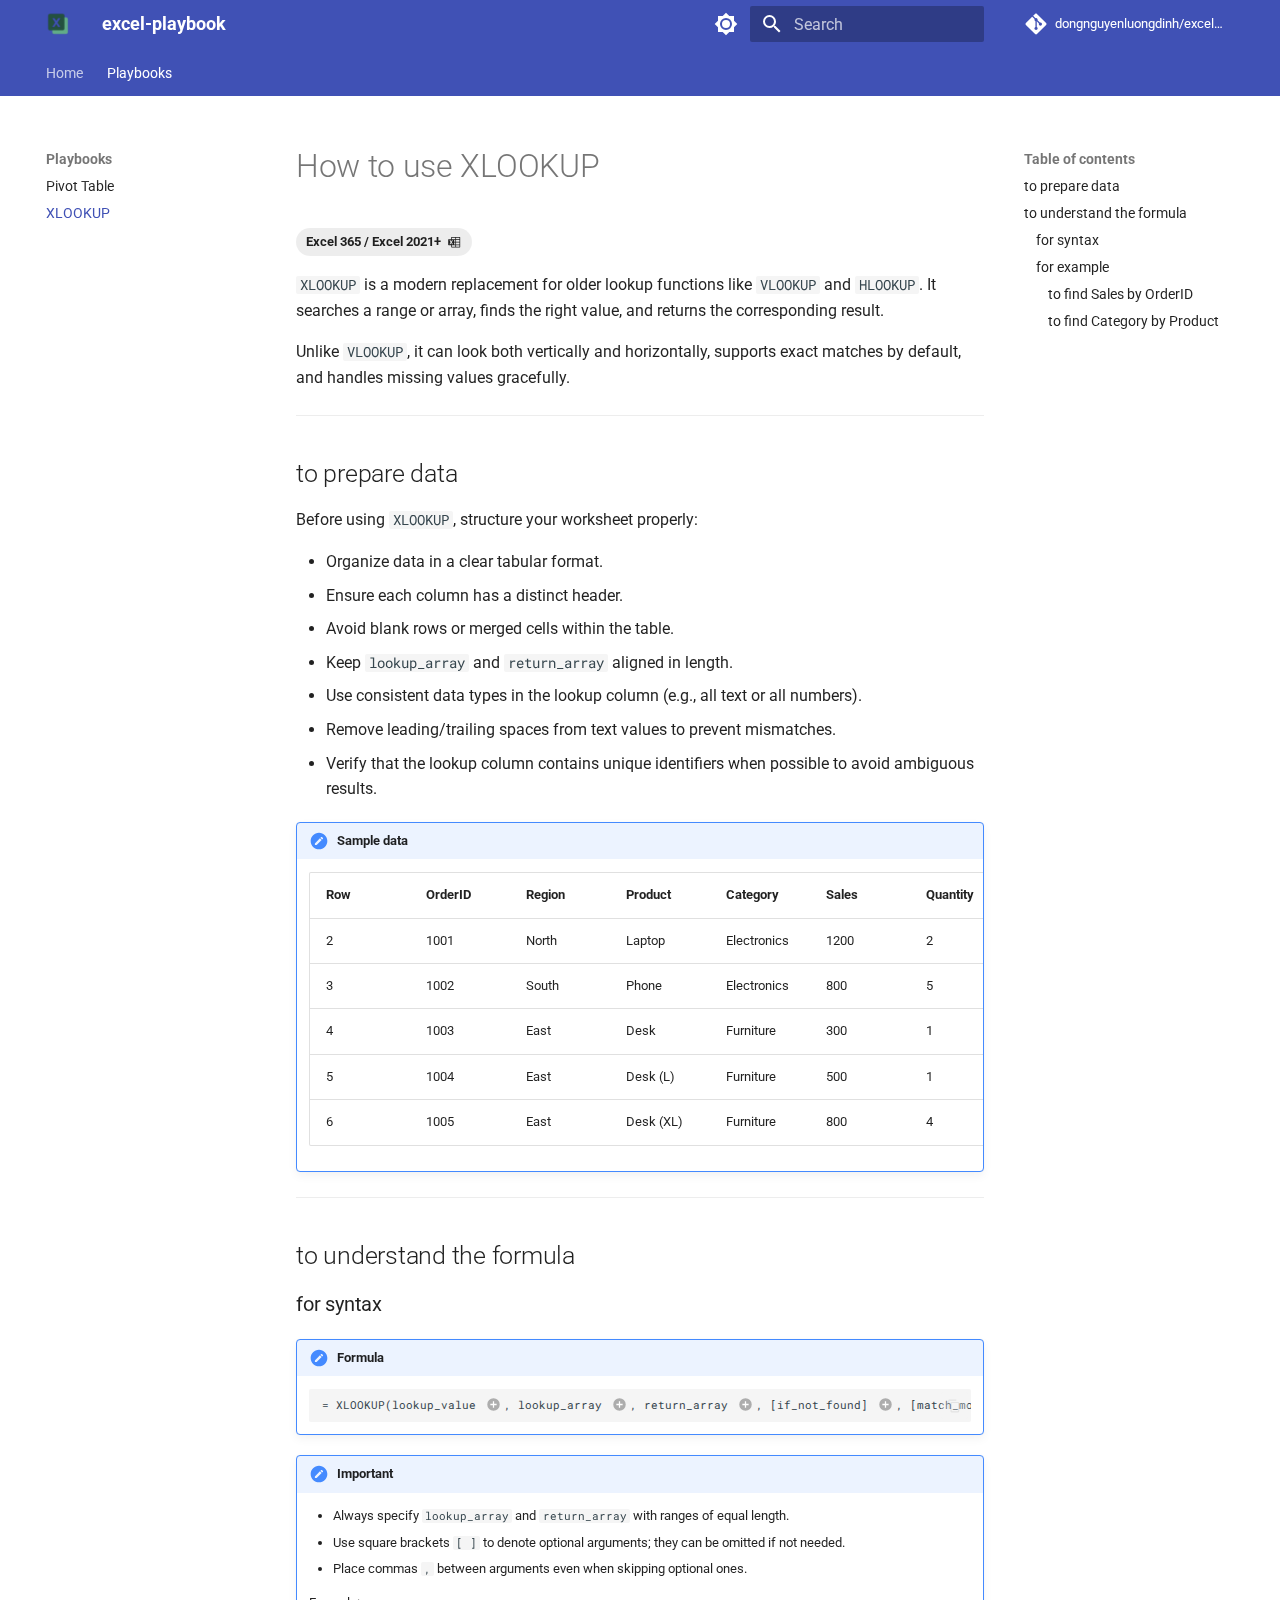
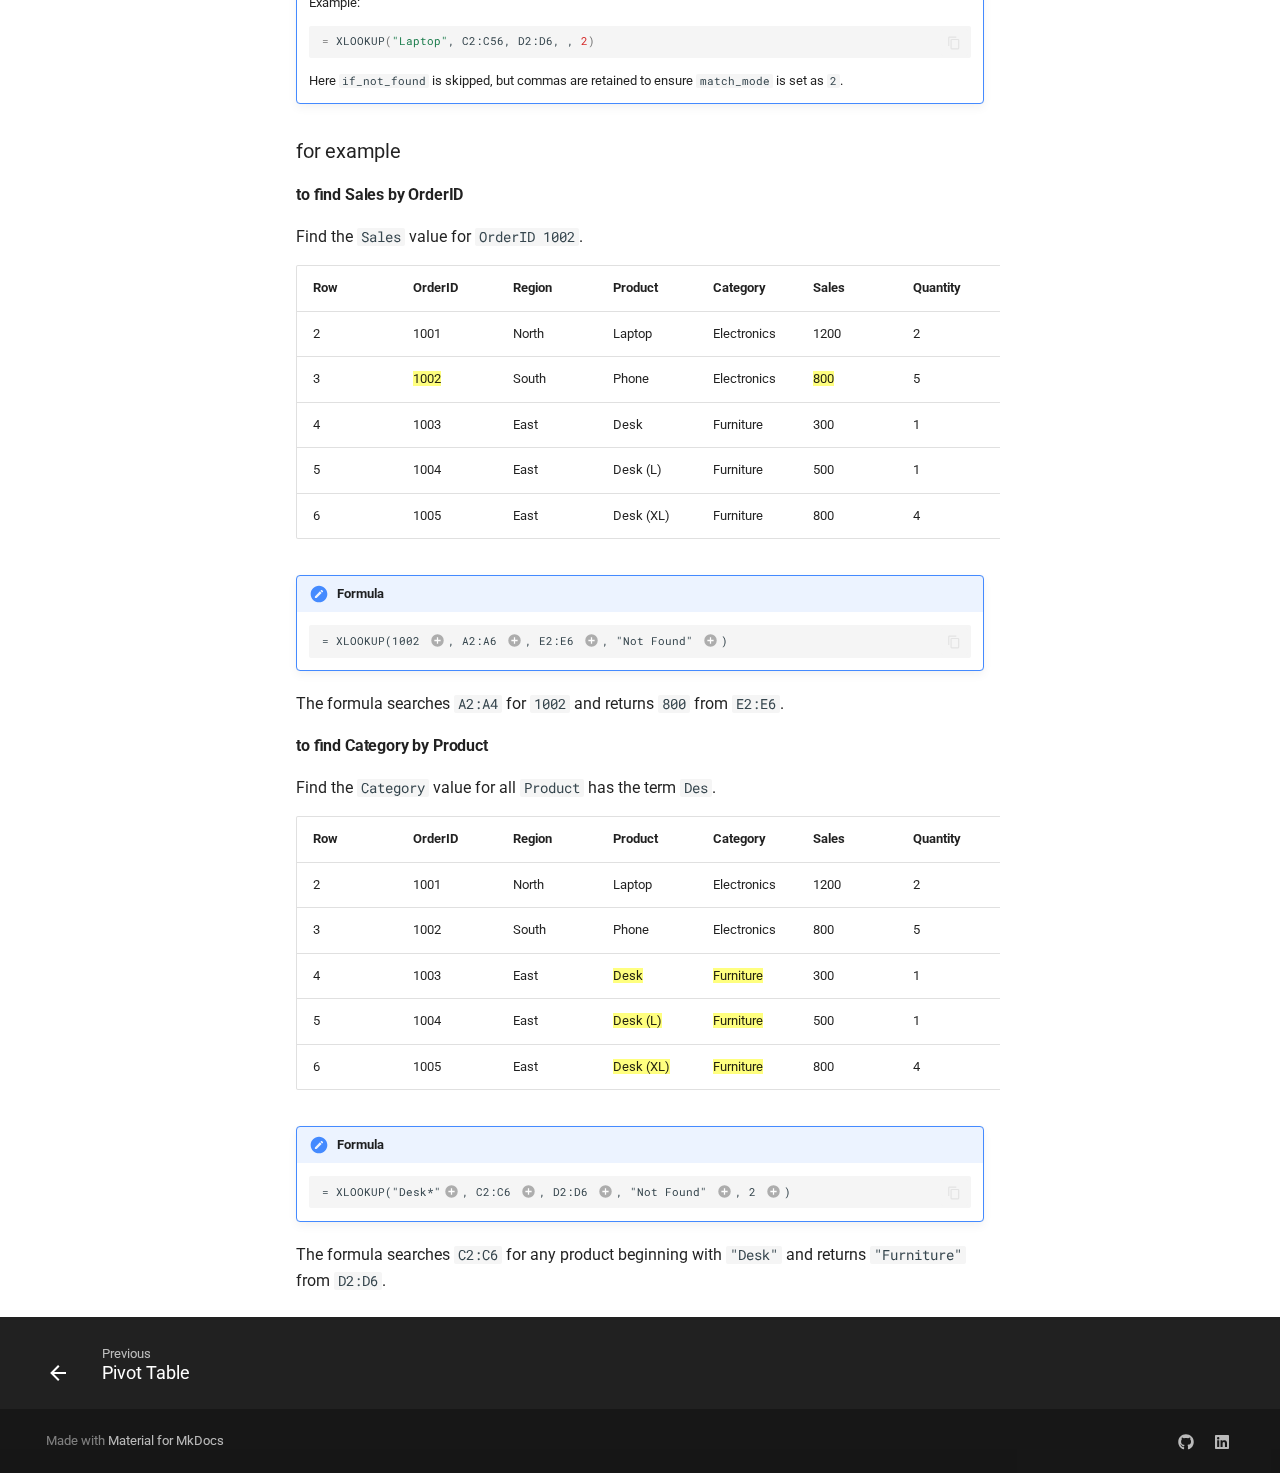
<file: excel/[howto]_xlookup/index.html>
<!DOCTYPE html><html lang="en" class="no-js"><head>
    
      <meta charset="utf-8">
      <meta name="viewport" content="width=device-width,initial-scale=1">
      
        <meta name="description" content="excel-playbook makes Excel knowledge structured, portable, and easy to share.">
      
      
        <meta name="author" content="Dong Nguyen Luong Dinh">
      
      
        <link rel="canonical" href="https://dongnguyenluongdinh.github.io/excel-playbook/excel/%5Bhowto%5D_xlookup/">
      
      
        <link rel="prev" href="../%5Bhowto%5D_pivot_table/">
      
      
      
        
      
      
      <link rel="icon" href="../../assets/favicon.ico">
      <meta name="generator" content="mkdocs-1.6.1, mkdocs-material-9.7.0">
    
    
      
        <title>XLOOKUP - excel-playbook</title>
      
    
    
      <link rel="stylesheet" href="../../assets/stylesheets/main.618322db.min.css">
      
        
        <link rel="stylesheet" href="../../assets/stylesheets/palette.ab4e12ef.min.css">
      
      


    
    
      
    
    
      
        
        
        <link rel="preconnect" href="https://fonts.gstatic.com" crossorigin>
        <link rel="stylesheet" href="https://fonts.googleapis.com/css?family=Roboto:300,300i,400,400i,700,700i%7CRoboto+Mono:400,400i,700,700i&amp;display=fallback">
        <style>:root{--md-text-font:"Roboto";--md-code-font:"Roboto Mono"}</style>
      
    
    
      <link rel="stylesheet" href="../../assets/tree.css">
    
    <script>__md_scope=new URL("../..",location),__md_hash=e=>[...e].reduce(((e,_)=>(e<<5)-e+_.charCodeAt(0)),0),__md_get=(e,_=localStorage,t=__md_scope)=>JSON.parse(_.getItem(t.pathname+"."+e)),__md_set=(e,_,t=localStorage,a=__md_scope)=>{try{t.setItem(a.pathname+"."+e,JSON.stringify(_))}catch(e){}}</script>
    
      

    
    
  <link href="../../assets/stylesheets/glightbox.min.css" rel="stylesheet"><script src="../../assets/javascripts/glightbox.min.js"></script><style id="glightbox-style">
            html.glightbox-open { overflow: initial; height: 100%; }
            .gslide-title { margin-top: 0px; user-select: text; }
            .gslide-desc { color: #666; user-select: text; }
            .gslide-image img { background: white; }
            .gscrollbar-fixer { padding-right: 15px; }
            .gdesc-inner { font-size: 0.75rem; }
            body[data-md-color-scheme="slate"] .gdesc-inner { background: var(--md-default-bg-color); }
            body[data-md-color-scheme="slate"] .gslide-title { color: var(--md-default-fg-color); }
            body[data-md-color-scheme="slate"] .gslide-desc { color: var(--md-default-fg-color); }
        </style></head>
  
  
    
    
      
    
    
    
    
    <body dir="ltr" data-md-color-scheme="default" data-md-color-primary="indigo" data-md-color-accent="indigo">
  
    
    <input class="md-toggle" data-md-toggle="drawer" type="checkbox" id="__drawer" autocomplete="off">
    <input class="md-toggle" data-md-toggle="search" type="checkbox" id="__search" autocomplete="off">
    <label class="md-overlay" for="__drawer"></label>
    <div data-md-component="skip">
      
        
        <a href="#how-to-use-xlookup" class="md-skip">
          Skip to content
        </a>
      
    </div>
    <div data-md-component="announce">
      
    </div>
    
    
      

<header class="md-header" data-md-component="header">
  <nav class="md-header__inner md-grid" aria-label="Header">
    <a href="../.." title="excel-playbook" class="md-header__button md-logo" aria-label="excel-playbook" data-md-component="logo">
      
  <img src="../../assets/logo.png" alt="logo">

    </a>
    <label class="md-header__button md-icon" for="__drawer">
      
      <svg xmlns="http://www.w3.org/2000/svg" viewBox="0 0 24 24"><path d="M3 6h18v2H3zm0 5h18v2H3zm0 5h18v2H3z"></path></svg>
    </label>
    <div class="md-header__title" data-md-component="header-title">
      <div class="md-header__ellipsis">
        <div class="md-header__topic">
          <span class="md-ellipsis">
            excel-playbook
          </span>
        </div>
        <div class="md-header__topic" data-md-component="header-topic">
          <span class="md-ellipsis">
            
              XLOOKUP
            
          </span>
        </div>
      </div>
    </div>
    
      
        <form class="md-header__option" data-md-component="palette">
  
    
    
    
    <input class="md-option" data-md-color-media="(prefers-color-scheme: light)" data-md-color-scheme="default" data-md-color-primary="indigo" data-md-color-accent="indigo" aria-label="Switch to dark mode" type="radio" name="__palette" id="__palette_0">
    
      <label class="md-header__button md-icon" title="Switch to dark mode" for="__palette_1" hidden>
        <svg xmlns="http://www.w3.org/2000/svg" viewBox="0 0 24 24"><path d="M12 8a4 4 0 0 0-4 4 4 4 0 0 0 4 4 4 4 0 0 0 4-4 4 4 0 0 0-4-4m0 10a6 6 0 0 1-6-6 6 6 0 0 1 6-6 6 6 0 0 1 6 6 6 6 0 0 1-6 6m8-9.31V4h-4.69L12 .69 8.69 4H4v4.69L.69 12 4 15.31V20h4.69L12 23.31 15.31 20H20v-4.69L23.31 12z"></path></svg>
      </label>
    
  
    
    
    
    <input class="md-option" data-md-color-media="(prefers-color-scheme: dark)" data-md-color-scheme="slate" data-md-color-primary="black" data-md-color-accent="indigo" aria-label="Switch to system preference" type="radio" name="__palette" id="__palette_1">
    
      <label class="md-header__button md-icon" title="Switch to system preference" for="__palette_0" hidden>
        <svg xmlns="http://www.w3.org/2000/svg" viewBox="0 0 24 24"><path d="M12 18c-.89 0-1.74-.2-2.5-.55C11.56 16.5 13 14.42 13 12s-1.44-4.5-3.5-5.45C10.26 6.2 11.11 6 12 6a6 6 0 0 1 6 6 6 6 0 0 1-6 6m8-9.31V4h-4.69L12 .69 8.69 4H4v4.69L.69 12 4 15.31V20h4.69L12 23.31 15.31 20H20v-4.69L23.31 12z"></path></svg>
      </label>
    
  
</form>
      
    
    
      <script>var palette=__md_get("__palette");if(palette&&palette.color){if("(prefers-color-scheme)"===palette.color.media){var media=matchMedia("(prefers-color-scheme: light)"),input=document.querySelector(media.matches?"[data-md-color-media='(prefers-color-scheme: light)']":"[data-md-color-media='(prefers-color-scheme: dark)']");palette.color.media=input.getAttribute("data-md-color-media"),palette.color.scheme=input.getAttribute("data-md-color-scheme"),palette.color.primary=input.getAttribute("data-md-color-primary"),palette.color.accent=input.getAttribute("data-md-color-accent")}for(var[key,value]of Object.entries(palette.color))document.body.setAttribute("data-md-color-"+key,value)}</script>
    
    
    
      
      
        <label class="md-header__button md-icon" for="__search">
          
          <svg xmlns="http://www.w3.org/2000/svg" viewBox="0 0 24 24"><path d="M9.5 3A6.5 6.5 0 0 1 16 9.5c0 1.61-.59 3.09-1.56 4.23l.27.27h.79l5 5-1.5 1.5-5-5v-.79l-.27-.27A6.52 6.52 0 0 1 9.5 16 6.5 6.5 0 0 1 3 9.5 6.5 6.5 0 0 1 9.5 3m0 2C7 5 5 7 5 9.5S7 14 9.5 14 14 12 14 9.5 12 5 9.5 5"></path></svg>
        </label>
        <div class="md-search" data-md-component="search" role="dialog">
  <label class="md-search__overlay" for="__search"></label>
  <div class="md-search__inner" role="search">
    <form class="md-search__form" name="search">
      <input type="text" class="md-search__input" name="query" aria-label="Search" placeholder="Search" autocapitalize="off" autocorrect="off" autocomplete="off" spellcheck="false" data-md-component="search-query" required>
      <label class="md-search__icon md-icon" for="__search">
        
        <svg xmlns="http://www.w3.org/2000/svg" viewBox="0 0 24 24"><path d="M9.5 3A6.5 6.5 0 0 1 16 9.5c0 1.61-.59 3.09-1.56 4.23l.27.27h.79l5 5-1.5 1.5-5-5v-.79l-.27-.27A6.52 6.52 0 0 1 9.5 16 6.5 6.5 0 0 1 3 9.5 6.5 6.5 0 0 1 9.5 3m0 2C7 5 5 7 5 9.5S7 14 9.5 14 14 12 14 9.5 12 5 9.5 5"></path></svg>
        
        <svg xmlns="http://www.w3.org/2000/svg" viewBox="0 0 24 24"><path d="M20 11v2H8l5.5 5.5-1.42 1.42L4.16 12l7.92-7.92L13.5 5.5 8 11z"></path></svg>
      </label>
      <nav class="md-search__options" aria-label="Search">
        
          <a href="javascript:void(0)" class="md-search__icon md-icon" title="Share" aria-label="Share" data-clipboard data-clipboard-text="" data-md-component="search-share" tabindex="-1">
            
            <svg xmlns="http://www.w3.org/2000/svg" viewBox="0 0 24 24"><path d="M18 16.08c-.76 0-1.44.3-1.96.77L8.91 12.7c.05-.23.09-.46.09-.7s-.04-.47-.09-.7l7.05-4.11c.54.5 1.25.81 2.04.81a3 3 0 0 0 3-3 3 3 0 0 0-3-3 3 3 0 0 0-3 3c0 .24.04.47.09.7L8.04 9.81C7.5 9.31 6.79 9 6 9a3 3 0 0 0-3 3 3 3 0 0 0 3 3c.79 0 1.5-.31 2.04-.81l7.12 4.15c-.05.21-.08.43-.08.66 0 1.61 1.31 2.91 2.92 2.91s2.92-1.3 2.92-2.91A2.92 2.92 0 0 0 18 16.08"></path></svg>
          </a>
        
        <button type="reset" class="md-search__icon md-icon" title="Clear" aria-label="Clear" tabindex="-1">
          
          <svg xmlns="http://www.w3.org/2000/svg" viewBox="0 0 24 24"><path d="M19 6.41 17.59 5 12 10.59 6.41 5 5 6.41 10.59 12 5 17.59 6.41 19 12 13.41 17.59 19 19 17.59 13.41 12z"></path></svg>
        </button>
      </nav>
      
        <div class="md-search__suggest" data-md-component="search-suggest"></div>
      
    </form>
    <div class="md-search__output">
      <div class="md-search__scrollwrap" tabindex="0" data-md-scrollfix>
        <div class="md-search-result" data-md-component="search-result">
          <div class="md-search-result__meta">
            Initializing search
          </div>
          <ol class="md-search-result__list" role="presentation"></ol>
        </div>
      </div>
    </div>
  </div>
</div>
      
    
    
      <div class="md-header__source">
        <a href="https://github.com/dongnguyenluongdinh/excel-playbook" title="Go to repository" class="md-source" data-md-component="source">
  <div class="md-source__icon md-icon">
    
    <svg xmlns="http://www.w3.org/2000/svg" viewBox="0 0 448 512"><!--! Font Awesome Free 7.1.0 by @fontawesome - https://fontawesome.com License - https://fontawesome.com/license/free (Icons: CC BY 4.0, Fonts: SIL OFL 1.1, Code: MIT License) Copyright 2025 Fonticons, Inc.--><path d="M439.6 236.1 244 40.5c-5.4-5.5-12.8-8.5-20.4-8.5s-15 3-20.4 8.4L162.5 81l51.5 51.5c27.1-9.1 52.7 16.8 43.4 43.7l49.7 49.7c34.2-11.8 61.2 31 35.5 56.7-26.5 26.5-70.2-2.9-56-37.3L240.3 199v121.9c25.3 12.5 22.3 41.8 9.1 55-6.4 6.4-15.2 10.1-24.3 10.1s-17.8-3.6-24.3-10.1c-17.6-17.6-11.1-46.9 11.2-56v-123c-20.8-8.5-24.6-30.7-18.6-45L142.6 101 8.5 235.1C3 240.6 0 247.9 0 255.5s3 15 8.5 20.4l195.6 195.7c5.4 5.4 12.7 8.4 20.4 8.4s15-3 20.4-8.4l194.7-194.7c5.4-5.4 8.4-12.8 8.4-20.4s-3-15-8.4-20.4"></path></svg>
  </div>
  <div class="md-source__repository">
    dongnguyenluongdinh/excel-playbook
  </div>
</a>
      </div>
    
  </nav>
  
</header>
    
    <div class="md-container" data-md-component="container">
      
      
        
          
            
<nav class="md-tabs" aria-label="Tabs" data-md-component="tabs">
  <div class="md-grid">
    <ul class="md-tabs__list">
      
        
  
  
  
  
    
    
      <li class="md-tabs__item">
        <a href="../.." class="md-tabs__link">
          
  
  
    
  
  Home

        </a>
      </li>
    
  

      
        
  
  
  
    
  
  
    
    
      <li class="md-tabs__item md-tabs__item--active">
        <a href="../%5Bhowto%5D_pivot_table/" class="md-tabs__link">
          
  
  
    
  
  Playbooks

        </a>
      </li>
    
  

      
    </ul>
  </div>
</nav>
          
        
      
      <main class="md-main" data-md-component="main">
        <div class="md-main__inner md-grid">
          
            
              
              <div class="md-sidebar md-sidebar--primary" data-md-component="sidebar" data-md-type="navigation">
                <div class="md-sidebar__scrollwrap">
                  <div class="md-sidebar__inner">
                    


  


<nav class="md-nav md-nav--primary md-nav--lifted" aria-label="Navigation" data-md-level="0">
  <label class="md-nav__title" for="__drawer">
    <a href="../.." title="excel-playbook" class="md-nav__button md-logo" aria-label="excel-playbook" data-md-component="logo">
      
  <img src="../../assets/logo.png" alt="logo">

    </a>
    excel-playbook
  </label>
  
    <div class="md-nav__source">
      <a href="https://github.com/dongnguyenluongdinh/excel-playbook" title="Go to repository" class="md-source" data-md-component="source">
  <div class="md-source__icon md-icon">
    
    <svg xmlns="http://www.w3.org/2000/svg" viewBox="0 0 448 512"><!--! Font Awesome Free 7.1.0 by @fontawesome - https://fontawesome.com License - https://fontawesome.com/license/free (Icons: CC BY 4.0, Fonts: SIL OFL 1.1, Code: MIT License) Copyright 2025 Fonticons, Inc.--><path d="M439.6 236.1 244 40.5c-5.4-5.5-12.8-8.5-20.4-8.5s-15 3-20.4 8.4L162.5 81l51.5 51.5c27.1-9.1 52.7 16.8 43.4 43.7l49.7 49.7c34.2-11.8 61.2 31 35.5 56.7-26.5 26.5-70.2-2.9-56-37.3L240.3 199v121.9c25.3 12.5 22.3 41.8 9.1 55-6.4 6.4-15.2 10.1-24.3 10.1s-17.8-3.6-24.3-10.1c-17.6-17.6-11.1-46.9 11.2-56v-123c-20.8-8.5-24.6-30.7-18.6-45L142.6 101 8.5 235.1C3 240.6 0 247.9 0 255.5s3 15 8.5 20.4l195.6 195.7c5.4 5.4 12.7 8.4 20.4 8.4s15-3 20.4-8.4l194.7-194.7c5.4-5.4 8.4-12.8 8.4-20.4s-3-15-8.4-20.4"></path></svg>
  </div>
  <div class="md-source__repository">
    dongnguyenluongdinh/excel-playbook
  </div>
</a>
    </div>
  
  <ul class="md-nav__list" data-md-scrollfix>
    
      
      
  
  
  
  
    
    
      
        
          
        
      
    
    
    
      
      
        
      
    
    
    <li class="md-nav__item md-nav__item--nested">
      
        
        
        <input class="md-nav__toggle md-toggle " type="checkbox" id="__nav_1">
        
          
          <div class="md-nav__link md-nav__container">
            <a href="../.." class="md-nav__link ">
              
  
  
  <span class="md-ellipsis">
    
  
    Home
  

    
  </span>
  
  

            </a>
            
          </div>
        
        <nav class="md-nav" data-md-level="1" aria-labelledby="__nav_1_label" aria-expanded="false">
          <label class="md-nav__title" for="__nav_1">
            <span class="md-nav__icon md-icon"></span>
            
  
    Home
  

          </label>
          <ul class="md-nav__list" data-md-scrollfix>
            
              
            
          </ul>
        </nav>
      
    </li>
  

    
      
      
  
  
    
  
  
  
    
    
      
        
      
        
      
    
    
    
      
        
        
      
      
        
      
    
    
    <li class="md-nav__item md-nav__item--active md-nav__item--section md-nav__item--nested">
      
        
        
        <input class="md-nav__toggle md-toggle " type="checkbox" id="__nav_2" checked>
        
          
          <label class="md-nav__link" for="__nav_2" id="__nav_2_label" tabindex="">
            
  
  
  <span class="md-ellipsis">
    
  
    Playbooks
  

    
  </span>
  
  

            <span class="md-nav__icon md-icon"></span>
          </label>
        
        <nav class="md-nav" data-md-level="1" aria-labelledby="__nav_2_label" aria-expanded="true">
          <label class="md-nav__title" for="__nav_2">
            <span class="md-nav__icon md-icon"></span>
            
  
    Playbooks
  

          </label>
          <ul class="md-nav__list" data-md-scrollfix>
            
              
                
  
  
  
  
    <li class="md-nav__item">
      <a href="../%5Bhowto%5D_pivot_table/" class="md-nav__link">
        
  
  
  <span class="md-ellipsis">
    
  
    Pivot Table
  

    
  </span>
  
  

      </a>
    </li>
  

              
            
              
                
  
  
    
  
  
  
    <li class="md-nav__item md-nav__item--active">
      
      <input class="md-nav__toggle md-toggle" type="checkbox" id="__toc">
      
      
        
      
      
        <label class="md-nav__link md-nav__link--active" for="__toc">
          
  
  
  <span class="md-ellipsis">
    
  
    XLOOKUP
  

    
  </span>
  
  

          <span class="md-nav__icon md-icon"></span>
        </label>
      
      <a href="./" class="md-nav__link md-nav__link--active">
        
  
  
  <span class="md-ellipsis">
    
  
    XLOOKUP
  

    
  </span>
  
  

      </a>
      
        

<nav class="md-nav md-nav--secondary" aria-label="Table of contents">
  
  
  
    
  
  
    <label class="md-nav__title" for="__toc">
      <span class="md-nav__icon md-icon"></span>
      Table of contents
    </label>
    <ul class="md-nav__list" data-md-component="toc" data-md-scrollfix>
      
        <li class="md-nav__item">
  <a href="#to-prepare-data" class="md-nav__link">
    <span class="md-ellipsis">
      
        to prepare data
      
    </span>
  </a>
  
</li>
      
        <li class="md-nav__item">
  <a href="#to-understand-the-formula" class="md-nav__link">
    <span class="md-ellipsis">
      
        to understand the formula
      
    </span>
  </a>
  
    <nav class="md-nav" aria-label="to understand the formula">
      <ul class="md-nav__list">
        
          <li class="md-nav__item">
  <a href="#for-syntax" class="md-nav__link">
    <span class="md-ellipsis">
      
        for syntax
      
    </span>
  </a>
  
</li>
        
          <li class="md-nav__item">
  <a href="#for-example" class="md-nav__link">
    <span class="md-ellipsis">
      
        for example
      
    </span>
  </a>
  
    <nav class="md-nav" aria-label="for example">
      <ul class="md-nav__list">
        
          <li class="md-nav__item">
  <a href="#to-find-sales-by-orderid" class="md-nav__link">
    <span class="md-ellipsis">
      
        to find Sales by OrderID
      
    </span>
  </a>
  
</li>
        
          <li class="md-nav__item">
  <a href="#to-find-category-by-product" class="md-nav__link">
    <span class="md-ellipsis">
      
        to find Category by Product
      
    </span>
  </a>
  
</li>
        
      </ul>
    </nav>
  
</li>
        
      </ul>
    </nav>
  
</li>
      
    </ul>
  
</nav>
      
    </li>
  

              
            
          </ul>
        </nav>
      
    </li>
  

    
  </ul>
</nav>
                  </div>
                </div>
              </div>
            
            
              
              <div class="md-sidebar md-sidebar--secondary" data-md-component="sidebar" data-md-type="toc">
                <div class="md-sidebar__scrollwrap">
                  <div class="md-sidebar__inner">
                    

<nav class="md-nav md-nav--secondary" aria-label="Table of contents">
  
  
  
    
  
  
    <label class="md-nav__title" for="__toc">
      <span class="md-nav__icon md-icon"></span>
      Table of contents
    </label>
    <ul class="md-nav__list" data-md-component="toc" data-md-scrollfix>
      
        <li class="md-nav__item">
  <a href="#to-prepare-data" class="md-nav__link">
    <span class="md-ellipsis">
      
        to prepare data
      
    </span>
  </a>
  
</li>
      
        <li class="md-nav__item">
  <a href="#to-understand-the-formula" class="md-nav__link">
    <span class="md-ellipsis">
      
        to understand the formula
      
    </span>
  </a>
  
    <nav class="md-nav" aria-label="to understand the formula">
      <ul class="md-nav__list">
        
          <li class="md-nav__item">
  <a href="#for-syntax" class="md-nav__link">
    <span class="md-ellipsis">
      
        for syntax
      
    </span>
  </a>
  
</li>
        
          <li class="md-nav__item">
  <a href="#for-example" class="md-nav__link">
    <span class="md-ellipsis">
      
        for example
      
    </span>
  </a>
  
    <nav class="md-nav" aria-label="for example">
      <ul class="md-nav__list">
        
          <li class="md-nav__item">
  <a href="#to-find-sales-by-orderid" class="md-nav__link">
    <span class="md-ellipsis">
      
        to find Sales by OrderID
      
    </span>
  </a>
  
</li>
        
          <li class="md-nav__item">
  <a href="#to-find-category-by-product" class="md-nav__link">
    <span class="md-ellipsis">
      
        to find Category by Product
      
    </span>
  </a>
  
</li>
        
      </ul>
    </nav>
  
</li>
        
      </ul>
    </nav>
  
</li>
      
    </ul>
  
</nav>
                  </div>
                </div>
              </div>
            
          
          
            <div class="md-content" data-md-component="content">
              
                




              
              <article class="md-content__inner md-typeset">
                
                  


  
  


<h1 id="how-to-use-xlookup">How to use XLOOKUP<a class="headerlink" href="#how-to-use-xlookup" title="Permanent link">¶</a></h1>
<p><a class="md-tag" href="#">Excel 365 / Excel 2021+ <span class="twemoji"><svg xmlns="http://www.w3.org/2000/svg" viewBox="0 0 24 24"><path d="M21.17 3.25q.33 0 .59.25.24.24.24.58v15.84q0 .34-.24.58-.26.25-.59.25H7.83q-.33 0-.59-.25-.24-.24-.24-.58V17H2.83q-.33 0-.59-.24Q2 16.5 2 16.17V7.83q0-.33.24-.59Q2.5 7 2.83 7H7V4.08q0-.34.24-.58.26-.25.59-.25M7 13.06l1.18 2.22h1.79L8 12.06l1.93-3.17H8.22L7.13 10.9l-.04.06-.03.07q-.26-.53-.56-1.07-.25-.53-.53-1.07H4.16l1.89 3.19L4 15.28h1.78m8.1 4.22V17H8.25v2.5m5.63-3.75v-3.12H12v3.12m1.88-4.37V8.25H12v3.13M13.88 7V4.5H8.25V7m12.5 12.5V17h-5.62v2.5m5.62-3.75v-3.12h-5.62v3.12m5.62-4.37V8.25h-5.62v3.13M20.75 7V4.5h-5.62V7Z"></path></svg></span></a></p>
<p><code>XLOOKUP</code> is a modern replacement for older lookup functions like <code>VLOOKUP</code> and <code>HLOOKUP</code>. It searches a range or array, finds the right value, and returns the corresponding result. </p>
<p>Unlike <code>VLOOKUP</code>, it can look both vertically and horizontally, supports exact matches by default, and handles missing values gracefully.</p>
<hr>
<h2 id="to-prepare-data">to prepare data<a class="headerlink" href="#to-prepare-data" title="Permanent link">¶</a></h2>
<p>Before using <code>XLOOKUP</code>, structure your worksheet properly:</p>
<ul>
<li>Organize data in a clear tabular format.  </li>
<li>Ensure each column has a distinct header.  </li>
<li>Avoid blank rows or merged cells within the table.  </li>
<li>Keep <code>lookup_array</code> and <code>return_array</code> aligned in length.  </li>
<li>Use consistent data types in the lookup column (e.g., all text or all numbers).  </li>
<li>Remove leading/trailing spaces from text values to prevent mismatches.  </li>
<li>Verify that the lookup column contains unique identifiers when possible to avoid ambiguous results.</li>
</ul>
<div class="admonition note annotate">
<p class="admonition-title">Sample data</p>
<table>
<thead>
<tr>
<th>Row</th>
<th>OrderID</th>
<th>Region</th>
<th>Product</th>
<th>Category</th>
<th>Sales</th>
<th>Quantity</th>
<th>Date</th>
</tr>
</thead>
<tbody>
<tr>
<td>2</td>
<td>1001</td>
<td>North</td>
<td>Laptop</td>
<td>Electronics</td>
<td>1200</td>
<td>2</td>
<td>2025-01-05</td>
</tr>
<tr>
<td>3</td>
<td>1002</td>
<td>South</td>
<td>Phone</td>
<td>Electronics</td>
<td>800</td>
<td>5</td>
<td>2025-01-07</td>
</tr>
<tr>
<td>4</td>
<td>1003</td>
<td>East</td>
<td>Desk</td>
<td>Furniture</td>
<td>300</td>
<td>1</td>
<td>2025-01-10</td>
</tr>
<tr>
<td>5</td>
<td>1004</td>
<td>East</td>
<td>Desk (L)</td>
<td>Furniture</td>
<td>500</td>
<td>1</td>
<td>2025-01-09</td>
</tr>
<tr>
<td>6</td>
<td>1005</td>
<td>East</td>
<td>Desk (XL)</td>
<td>Furniture</td>
<td>800</td>
<td>4</td>
<td>2025-01-11</td>
</tr>
</tbody>
</table>
</div>
<hr>
<h2 id="to-understand-the-formula">to understand the formula<a class="headerlink" href="#to-understand-the-formula" title="Permanent link">¶</a></h2>
<h3 id="for-syntax">for syntax<a class="headerlink" href="#for-syntax" title="Permanent link">¶</a></h3>
<div class="admonition code annotate">
<p class="admonition-title">Formula</p>
<div class="highlight"><pre><span></span><code>= XLOOKUP(lookup_value (1), lookup_array (2), return_array (3), [if_not_found] (4), [match_mode] (5), [search_mode] (6))
</code></pre></div>
</div>
<ol>
<li>
<p><a class="md-tag" href="#">Required</a></p>
<p>The value you want to find in the <code>lookup_array</code>. It can be text, a number, or a date. </p>
<p>Example: Find value of <code>Quantity</code> for value <code>Laptop</code> in <code>Product</code> column. </p>
<div class="highlight"><pre><span></span><code><span class="o">=</span><span class="w"> </span>XLOOKUP<span class="o">(</span><span class="s2">"Laptop"</span>,....<span class="o">)</span>
</code></pre></div>
<p>Here <code>lookup_value</code> is <code>Laptop</code>.</p>
</li>
<li>
<p><a class="md-tag" href="#">Required</a></p>
<p>The one-dimensional range where the <code>lookup_value</code> is searched. Must align in size with <code>return_array</code>.</p>
<p>Example: Find value of <code>Quantity</code> for value <code>Laptop</code> in <code>Product</code> column. </p>
<div class="highlight"><pre><span></span><code><span class="o">=</span><span class="w"> </span>XLOOKUP<span class="o">(</span><span class="s2">"Laptop"</span>,<span class="w"> </span>C2:C6,<span class="w"> </span>...<span class="o">)</span>
</code></pre></div>
<p>Here <code>lookup_array</code> is <code>[Laptop, Phone, Desk]</code> from column <code>Product</code>:</p>
<table>
<thead>
<tr>
<th>Product</th>
</tr>
</thead>
<tbody>
<tr>
<td>Laptop</td>
</tr>
<tr>
<td>Phone</td>
</tr>
<tr>
<td>Desk</td>
</tr>
<tr>
<td>Desk (L)</td>
</tr>
<tr>
<td>Desk (XL)</td>
</tr>
</tbody>
</table>
</li>
<li>
<p><a class="md-tag" href="#">Required</a></p>
<p>The one-dimensional range from which the result is returned. Must be the same length as <code>lookup_array</code>.</p>
<p>Example: Find value of <code>Quantity</code> for value <code>Laptop</code> in <code>Product</code> column. </p>
<div class="highlight"><pre><span></span><code><span class="o">=</span><span class="w"> </span>XLOOKUP<span class="o">(</span><span class="s2">"Laptop"</span>,<span class="w"> </span>C2:C6,<span class="w"> </span>D2:D6<span class="o">)</span>
</code></pre></div>
<p>Here <code>return_array</code> is <code>[2, 5, 1, 1, 4]</code> from column <code>Quantity</code>:</p>
<table>
<thead>
<tr>
<th>Quantity</th>
</tr>
</thead>
<tbody>
<tr>
<td>2</td>
</tr>
<tr>
<td>5</td>
</tr>
<tr>
<td>1</td>
</tr>
<tr>
<td>1</td>
</tr>
<tr>
<td>4</td>
</tr>
</tbody>
</table>
</li>
<li>
<p><a class="md-tag" href="#">Optional</a><br>
    Value returned if no match is found. If omitted, <code>#N/A</code> is returned.<br>
    Example:<br>
    </p><div class="highlight"><pre><span></span><code><span class="o">=</span><span class="w"> </span>XLOOKUP<span class="o">(</span><span class="s2">"Tablet"</span>,<span class="w"> </span>C2:C6,<span class="w"> </span>D2:D6,<span class="w"> </span><span class="s2">"Not Found"</span><span class="o">)</span>
</code></pre></div><p></p>
</li>
<li>
<p><a class="md-tag" href="#">Optional</a><br>
    Match behavior.  </p>
<ul>
<li><code>0</code> = exact match (default)  </li>
<li><code>-1</code> = exact or next smaller  </li>
<li><code>1</code> = exact or next larger  </li>
<li><code>2</code> = wildcard match (<code>*</code>, <code>?</code>)  </li>
</ul>
<div class="admonition tip">
<p class="admonition-title">Wild card character</p>
<ul>
<li><code>*</code> matches any sequence of characters.  </li>
</ul>
<p>Example: <code>"Lap*"</code> matches <code>"Laptop"</code>, <code>"Lapdesk"</code>.  </p>
<ul>
<li><code>?</code> matches any single character.  </li>
</ul>
<p>Example: <code>"Ph?ne"</code> matches <code>"Phone"</code>, <code>"Ph1ne"</code>.</p>
</div>
<p>Example:<br>
</p><div class="highlight"><pre><span></span><code><span class="o">=</span><span class="w"> </span>XLOOKUP<span class="o">(</span><span class="s2">"Lap*"</span>,<span class="w"> </span>C2:C6,<span class="w"> </span>D2:D6,<span class="w"> </span>,<span class="w"> </span><span class="m">2</span><span class="o">)</span>
</code></pre></div><p></p>
</li>
<li>
<p><a class="md-tag" href="#">Optional</a><br>
    Search direction.  </p>
<ul>
<li><code>1</code> = search first-to-last (default)  </li>
<li><code>-1</code> = search last-to-first  </li>
<li><code>2</code> = binary search ascending  </li>
<li><code>-2</code> = binary search descending<br>
Example:<br>
<div class="highlight"><pre><span></span><code><span class="o">=</span><span class="w"> </span>XLOOKUP<span class="o">(</span><span class="s2">"Laptop"</span>,<span class="w"> </span>C2:C56,<span class="w"> </span>D2:D6,<span class="w"> </span>,<span class="w"> </span>,<span class="w"> </span>-1<span class="o">)</span>
</code></pre></div></li>
</ul>
</li>
</ol>
<div class="admonition important">
<p class="admonition-title">Important</p>
<ul>
<li>Always specify <code>lookup_array</code> and <code>return_array</code> with ranges of equal length.  </li>
<li>Use square brackets <code>[ ]</code> to denote optional arguments; they can be omitted if not needed.  </li>
<li>Place commas <code>,</code> between arguments even when skipping optional ones.  </li>
</ul>
<p>Example:<br>
  </p><div class="highlight"><pre><span></span><code><span class="o">=</span><span class="w"> </span>XLOOKUP<span class="o">(</span><span class="s2">"Laptop"</span>,<span class="w"> </span>C2:C56,<span class="w"> </span>D2:D6,<span class="w"> </span>,<span class="w"> </span><span class="m">2</span><span class="o">)</span>
</code></pre></div><p></p>
<p>Here <code>if_not_found</code> is skipped, but commas are retained to ensure <code>match_mode</code> is set as <code>2</code>.</p>
</div>
<h3 id="for-example">for example<a class="headerlink" href="#for-example" title="Permanent link">¶</a></h3>
<h4 id="to-find-sales-by-orderid">to find Sales by OrderID<a class="headerlink" href="#to-find-sales-by-orderid" title="Permanent link">¶</a></h4>
<p>Find the <code>Sales</code> value for <code>OrderID 1002</code>. </p>
<table>
<thead>
<tr>
<th>Row</th>
<th>OrderID</th>
<th>Region</th>
<th>Product</th>
<th>Category</th>
<th>Sales</th>
<th>Quantity</th>
<th>Date</th>
</tr>
</thead>
<tbody>
<tr>
<td>2</td>
<td>1001</td>
<td>North</td>
<td>Laptop</td>
<td>Electronics</td>
<td>1200</td>
<td>2</td>
<td>2025-01-05</td>
</tr>
<tr>
<td>3</td>
<td><mark>1002</mark></td>
<td>South</td>
<td>Phone</td>
<td>Electronics</td>
<td><mark>800</mark></td>
<td>5</td>
<td>2025-01-07</td>
</tr>
<tr>
<td>4</td>
<td>1003</td>
<td>East</td>
<td>Desk</td>
<td>Furniture</td>
<td>300</td>
<td>1</td>
<td>2025-01-10</td>
</tr>
<tr>
<td>5</td>
<td>1004</td>
<td>East</td>
<td>Desk (L)</td>
<td>Furniture</td>
<td>500</td>
<td>1</td>
<td>2025-01-09</td>
</tr>
<tr>
<td>6</td>
<td>1005</td>
<td>East</td>
<td>Desk (XL)</td>
<td>Furniture</td>
<td>800</td>
<td>4</td>
<td>2025-01-11</td>
</tr>
</tbody>
</table>
<div class="admonition code annotate">
<p class="admonition-title">Formula</p>
<div class="highlight"><pre><span></span><code>= XLOOKUP(1002 (1), A2:A6 (2), E2:E6 (3), "Not Found" (4))
</code></pre></div>
</div>
<ol>
<li>
<p><a class="md-tag" href="#">Required</a><br>
<code>lookup_value</code>: The value to search for. Here it is <code>1002</code>, representing the <code>OrderID</code>.</p>
</li>
<li>
<p><a class="md-tag" href="#">Required</a><br>
<code>lookup_array</code>: The range containing the lookup values. Here it is the <code>OrderID</code> column or <code>A2:A6</code>.</p>
</li>
<li>
<p><a class="md-tag" href="#">Required</a><br>
<code>return_array</code>: The range containing the results to return. Here it is the <code>Sales</code> column or <code>E2:E6</code>.</p>
</li>
<li>
<p><a class="md-tag" href="#">Optional</a><br>
<code>if_not_found</code>: The value returned if no match is found (<code>"Not Found"</code>).  </p>
</li>
</ol>
<p>The formula searches <code>A2:A4</code> for <code>1002</code> and returns <code>800</code> from <code>E2:E6</code>.</p>
<h4 id="to-find-category-by-product">to find Category by Product<a class="headerlink" href="#to-find-category-by-product" title="Permanent link">¶</a></h4>
<p>Find the <code>Category</code> value for all <code>Product</code> has the term <code>Des</code>. </p>
<table>
<thead>
<tr>
<th>Row</th>
<th>OrderID</th>
<th>Region</th>
<th>Product</th>
<th>Category</th>
<th>Sales</th>
<th>Quantity</th>
<th>Date</th>
</tr>
</thead>
<tbody>
<tr>
<td>2</td>
<td>1001</td>
<td>North</td>
<td>Laptop</td>
<td>Electronics</td>
<td>1200</td>
<td>2</td>
<td>2025-01-05</td>
</tr>
<tr>
<td>3</td>
<td>1002</td>
<td>South</td>
<td>Phone</td>
<td>Electronics</td>
<td>800</td>
<td>5</td>
<td>2025-01-07</td>
</tr>
<tr>
<td>4</td>
<td>1003</td>
<td>East</td>
<td><mark>Desk</mark></td>
<td><mark>Furniture</mark></td>
<td>300</td>
<td>1</td>
<td>2025-01-10</td>
</tr>
<tr>
<td>5</td>
<td>1004</td>
<td>East</td>
<td><mark>Desk (L)</mark></td>
<td><mark>Furniture</mark></td>
<td>500</td>
<td>1</td>
<td>2025-01-09</td>
</tr>
<tr>
<td>6</td>
<td>1005</td>
<td>East</td>
<td><mark>Desk (XL)</mark></td>
<td><mark>Furniture</mark></td>
<td>800</td>
<td>4</td>
<td>2025-01-11</td>
</tr>
</tbody>
</table>
<div class="admonition code annotate">
<p class="admonition-title">Formula</p>
<div class="highlight"><pre><span></span><code>= XLOOKUP("Desk*"(1), C2:C6 (2), D2:D6 (3), "Not Found" (4), 2 (5))
</code></pre></div>
</div>
<ol>
<li>
<p><a class="md-tag" href="#">Required</a><br>
<code>lookup_value</code>: The value to search for. Here it is <code>"Desk*"</code>, a wildcard pattern that matches any product beginning with <code>"Desk"</code> (e.g., <code>"Desk"</code>, <code>"Desk (L)"</code>, <code>"Desk (XL)"</code>).</p>
</li>
<li>
<p><a class="md-tag" href="#">Required</a><br>
<code>lookup_array</code>: The range containing the lookup values. Here it is the <code>Product</code> column or <code>C2:C6</code>.</p>
<table>
<thead>
<tr>
<th>Product</th>
</tr>
</thead>
<tbody>
<tr>
<td>Laptop</td>
</tr>
<tr>
<td>Phone</td>
</tr>
<tr>
<td>Desk</td>
</tr>
<tr>
<td>Desk (L)</td>
</tr>
<tr>
<td>Desk (XL)</td>
</tr>
</tbody>
</table>
</li>
<li>
<p><a class="md-tag" href="#">Required</a><br>
<code>return_array</code>: The range containing the results to return. Here it is the <code>Category</code> column or <code>D2:D6</code>.</p>
<table>
<thead>
<tr>
<th>Category</th>
</tr>
</thead>
<tbody>
<tr>
<td>Electronics</td>
</tr>
<tr>
<td>Electronics</td>
</tr>
<tr>
<td>Furniture</td>
</tr>
<tr>
<td>Furniture</td>
</tr>
<tr>
<td>Furniture</td>
</tr>
</tbody>
</table>
</li>
<li>
<p><a class="md-tag" href="#">Optional</a><br>
<code>if_not_found</code>: The value returned if no match is found (<code>"Not Found"</code>).  </p>
</li>
<li>
<p><a class="md-tag" href="#">Optional</a><br>
<code>match_mode</code>: Controls how matching is performed. Here <code>2</code> enables wildcard matching (<code>*</code> for multiple characters, <code>?</code> for a single character).  </p>
</li>
</ol>
<p>The formula searches <code>C2:C6</code> for any product beginning with <code>"Desk"</code> and returns <code>"Furniture"</code> from <code>D2:D6</code>.</p>












                
              </article>
            </div>
          
          
<script>var target=document.getElementById(location.hash.slice(1));target&&target.name&&(target.checked=target.name.startsWith("__tabbed_"))</script>
        </div>
        
          <button type="button" class="md-top md-icon" data-md-component="top" hidden>
  
  <svg xmlns="http://www.w3.org/2000/svg" viewBox="0 0 24 24"><path d="M13 20h-2V8l-5.5 5.5-1.42-1.42L12 4.16l7.92 7.92-1.42 1.42L13 8z"></path></svg>
  Back to top
</button>
        
      </main>
      
        <footer class="md-footer">
  
    
      
      <nav class="md-footer__inner md-grid" aria-label="Footer">
        
          
          <a href="../%5Bhowto%5D_pivot_table/" class="md-footer__link md-footer__link--prev" aria-label="Previous: Pivot Table">
            <div class="md-footer__button md-icon">
              
              <svg xmlns="http://www.w3.org/2000/svg" viewBox="0 0 24 24"><path d="M20 11v2H8l5.5 5.5-1.42 1.42L4.16 12l7.92-7.92L13.5 5.5 8 11z"></path></svg>
            </div>
            <div class="md-footer__title">
              <span class="md-footer__direction">
                Previous
              </span>
              <div class="md-ellipsis">
                Pivot Table
              </div>
            </div>
          </a>
        
        
      </nav>
    
  
  <div class="md-footer-meta md-typeset">
    <div class="md-footer-meta__inner md-grid">
      <div class="md-copyright">
  
  
    Made with
    <a href="https://squidfunk.github.io/mkdocs-material/" target="_blank" rel="noopener">
      Material for MkDocs
    </a>
  
</div>
      
        
<div class="md-social">
  
    
    
    
    
      
      
    
    <a href="https://github.com/dongnguyenluongdinh" target="_blank" rel="noopener" title="github.com" class="md-social__link">
      <svg xmlns="http://www.w3.org/2000/svg" viewBox="0 0 512 512"><!--! Font Awesome Free 7.1.0 by @fontawesome - https://fontawesome.com License - https://fontawesome.com/license/free (Icons: CC BY 4.0, Fonts: SIL OFL 1.1, Code: MIT License) Copyright 2025 Fonticons, Inc.--><path d="M173.9 397.4c0 2-2.3 3.6-5.2 3.6-3.3.3-5.6-1.3-5.6-3.6 0-2 2.3-3.6 5.2-3.6 3-.3 5.6 1.3 5.6 3.6m-31.1-4.5c-.7 2 1.3 4.3 4.3 4.9 2.6 1 5.6 0 6.2-2s-1.3-4.3-4.3-5.2c-2.6-.7-5.5.3-6.2 2.3m44.2-1.7c-2.9.7-4.9 2.6-4.6 4.9.3 2 2.9 3.3 5.9 2.6 2.9-.7 4.9-2.6 4.6-4.6-.3-1.9-3-3.2-5.9-2.9M252.8 8C114.1 8 8 113.3 8 252c0 110.9 69.8 205.8 169.5 239.2 12.8 2.3 17.3-5.6 17.3-12.1 0-6.2-.3-40.4-.3-61.4 0 0-70 15-84.7-29.8 0 0-11.4-29.1-27.8-36.6 0 0-22.9-15.7 1.6-15.4 0 0 24.9 2 38.6 25.8 21.9 38.6 58.6 27.5 72.9 20.9 2.3-16 8.8-27.1 16-33.7-55.9-6.2-112.3-14.3-112.3-110.5 0-27.5 7.6-41.3 23.6-58.9-2.6-6.5-11.1-33.3 2.6-67.9 20.9-6.5 69 27 69 27 20-5.6 41.5-8.5 62.8-8.5s42.8 2.9 62.8 8.5c0 0 48.1-33.6 69-27 13.7 34.7 5.2 61.4 2.6 67.9 16 17.7 25.8 31.5 25.8 58.9 0 96.5-58.9 104.2-114.8 110.5 9.2 7.9 17 22.9 17 46.4 0 33.7-.3 75.4-.3 83.6 0 6.5 4.6 14.4 17.3 12.1C436.2 457.8 504 362.9 504 252 504 113.3 391.5 8 252.8 8M105.2 352.9c-1.3 1-1 3.3.7 5.2 1.6 1.6 3.9 2.3 5.2 1 1.3-1 1-3.3-.7-5.2-1.6-1.6-3.9-2.3-5.2-1m-10.8-8.1c-.7 1.3.3 2.9 2.3 3.9 1.6 1 3.6.7 4.3-.7.7-1.3-.3-2.9-2.3-3.9-2-.6-3.6-.3-4.3.7m32.4 35.6c-1.6 1.3-1 4.3 1.3 6.2 2.3 2.3 5.2 2.6 6.5 1 1.3-1.3.7-4.3-1.3-6.2-2.2-2.3-5.2-2.6-6.5-1m-11.4-14.7c-1.6 1-1.6 3.6 0 5.9s4.3 3.3 5.6 2.3c1.6-1.3 1.6-3.9 0-6.2-1.4-2.3-4-3.3-5.6-2"></path></svg>
    </a>
  
    
    
    
    
      
      
    
    <a href="https://www.linkedin.com/in/dongnguyenluongdinh/" target="_blank" rel="noopener" title="www.linkedin.com" class="md-social__link">
      <svg xmlns="http://www.w3.org/2000/svg" viewBox="0 0 448 512"><!--! Font Awesome Free 7.1.0 by @fontawesome - https://fontawesome.com License - https://fontawesome.com/license/free (Icons: CC BY 4.0, Fonts: SIL OFL 1.1, Code: MIT License) Copyright 2025 Fonticons, Inc.--><path d="M416 32H31.9C14.3 32 0 46.5 0 64.3v383.4C0 465.5 14.3 480 31.9 480H416c17.6 0 32-14.5 32-32.3V64.3c0-17.8-14.4-32.3-32-32.3M135.4 416H69V202.2h66.5V416zM102.2 96a38.5 38.5 0 1 1 0 77 38.5 38.5 0 1 1 0-77m282.1 320h-66.4V312c0-24.8-.5-56.7-34.5-56.7-34.6 0-39.9 27-39.9 54.9V416h-66.4V202.2h63.7v29.2h.9c8.9-16.8 30.6-34.5 62.9-34.5 67.2 0 79.7 44.3 79.7 101.9z"></path></svg>
    </a>
  
</div>
      
    </div>
  </div>
</footer>
      
    </div>
    <div class="md-dialog" data-md-component="dialog">
      <div class="md-dialog__inner md-typeset"></div>
    </div>
    
    
    
      
      
      <script id="__config" type="application/json">{"annotate": null, "base": "../..", "features": ["navigation.top", "navigation.footer", "navigation.path", "navigation.tabs", "navigation.sections", "navigation.tracking", "navigation.indexes", "search.highlight", "search.share", "search.suggest", "content.code.annotate", "toc.follow", "content.code.copy"], "search": "../../assets/javascripts/workers/search.7a47a382.min.js", "tags": null, "translations": {"clipboard.copied": "Copied to clipboard", "clipboard.copy": "Copy to clipboard", "search.result.more.one": "1 more on this page", "search.result.more.other": "# more on this page", "search.result.none": "No matching documents", "search.result.one": "1 matching document", "search.result.other": "# matching documents", "search.result.placeholder": "Type to start searching", "search.result.term.missing": "Missing", "select.version": "Select version"}, "version": null}</script>
    
    
      <script src="../../assets/javascripts/bundle.e71a0d61.min.js"></script>
      
        <script src="../../assets/tree.js"></script>
      
    
  
<script id="init-glightbox">const lightbox = GLightbox({"touchNavigation": true, "loop": false, "zoomable": true, "draggable": true, "openEffect": "zoom", "closeEffect": "zoom", "slideEffect": "slide"});
document$.subscribe(()=>{ lightbox.reload(); });
</script></body></html>
</file>
<file: assets/tree.css>
.tree-container {
  background: #0b0f12;
  color: #cfd8dc;
  font-family: "SF Mono", "Menlo", "Consolas", monospace;
 
  font-size: clamp(12px, 2vw, 18px);
  line-height: 1.2;

  display: flex;
  align-items: center;
  justify-content: center;

  min-height: 60vh;  
  padding: 1rem;
  border-radius: 12px;
  box-sizing: border-box;
}

.tree-container pre {
  margin: 0;
  white-space: pre;
  max-width: 100%;
  overflow-x: auto;   
}

.tree-container .green { color: #59c173; }
.tree-container .bright { color: #9cff7a; }
.tree-container .red { color: #ff6565; }
.tree-container .blue { color: #6fb1ff; }
.tree-container .magenta { color: #e58cff; }
.tree-container .yellow { color: #ffd166; }
.tree-container .white { color: #e6f1ff; }

.tree-container .sparkle {
  filter: drop-shadow(0 0 0.8em rgba(255,255,255,1))
          drop-shadow(0 0 1.2em rgba(255,255,200,0.9));
}
</file>
<file: assets/stylesheets/main.618322db.min.css>
@charset "UTF-8";html{-webkit-text-size-adjust:none;-moz-text-size-adjust:none;text-size-adjust:none;box-sizing:border-box}*,:after,:before{box-sizing:inherit}@media (prefers-reduced-motion){*,:after,:before{transition:none!important}}body{margin:0}a,button,input,label{-webkit-tap-highlight-color:transparent}a{color:inherit;text-decoration:none}hr{border:0;box-sizing:initial;display:block;height:.05rem;overflow:visible;padding:0}small{font-size:80%}sub,sup{line-height:1em}img{border-style:none}table{border-collapse:initial;border-spacing:0}td,th{font-weight:400;vertical-align:top}button{background:#0000;border:0;font-family:inherit;font-size:inherit;margin:0;padding:0}input{border:0;outline:none}:root{--md-primary-fg-color:#4051b5;--md-primary-fg-color--light:#5d6cc0;--md-primary-fg-color--dark:#303fa1;--md-primary-bg-color:#fff;--md-primary-bg-color--light:#ffffffb3;--md-accent-fg-color:#526cfe;--md-accent-fg-color--transparent:#526cfe1a;--md-accent-bg-color:#fff;--md-accent-bg-color--light:#ffffffb3}[data-md-color-scheme=default]{color-scheme:light}[data-md-color-scheme=default] img[src$="#gh-dark-mode-only"],[data-md-color-scheme=default] img[src$="#only-dark"]{display:none}:root,[data-md-color-scheme=default]{--md-hue:225deg;--md-default-fg-color:#000000de;--md-default-fg-color--light:#0000008a;--md-default-fg-color--lighter:#00000052;--md-default-fg-color--lightest:#00000012;--md-default-bg-color:#fff;--md-default-bg-color--light:#ffffffb3;--md-default-bg-color--lighter:#ffffff4d;--md-default-bg-color--lightest:#ffffff1f;--md-code-fg-color:#36464e;--md-code-bg-color:#f5f5f5;--md-code-bg-color--light:#f5f5f5b3;--md-code-bg-color--lighter:#f5f5f54d;--md-code-hl-color:#4287ff;--md-code-hl-color--light:#4287ff1a;--md-code-hl-number-color:#d52a2a;--md-code-hl-special-color:#db1457;--md-code-hl-function-color:#a846b9;--md-code-hl-constant-color:#6e59d9;--md-code-hl-keyword-color:#3f6ec6;--md-code-hl-string-color:#1c7d4d;--md-code-hl-name-color:var(--md-code-fg-color);--md-code-hl-operator-color:var(--md-default-fg-color--light);--md-code-hl-punctuation-color:var(--md-default-fg-color--light);--md-code-hl-comment-color:var(--md-default-fg-color--light);--md-code-hl-generic-color:var(--md-default-fg-color--light);--md-code-hl-variable-color:var(--md-default-fg-color--light);--md-typeset-color:var(--md-default-fg-color);--md-typeset-a-color:var(--md-primary-fg-color);--md-typeset-del-color:#f5503d26;--md-typeset-ins-color:#0bd57026;--md-typeset-kbd-color:#fafafa;--md-typeset-kbd-accent-color:#fff;--md-typeset-kbd-border-color:#b8b8b8;--md-typeset-mark-color:#ffff0080;--md-typeset-table-color:#0000001f;--md-typeset-table-color--light:rgba(0,0,0,.035);--md-admonition-fg-color:var(--md-default-fg-color);--md-admonition-bg-color:var(--md-default-bg-color);--md-warning-fg-color:#000000de;--md-warning-bg-color:#ff9;--md-footer-fg-color:#fff;--md-footer-fg-color--light:#ffffffb3;--md-footer-fg-color--lighter:#ffffff73;--md-footer-bg-color:#000000de;--md-footer-bg-color--dark:#00000052;--md-shadow-z1:0 0.2rem 0.5rem #0000000d,0 0 0.05rem #0000001a;--md-shadow-z2:0 0.2rem 0.5rem #0000001a,0 0 0.05rem #00000040;--md-shadow-z3:0 0.2rem 0.5rem #0003,0 0 0.05rem #00000059}.md-icon svg{fill:currentcolor;display:block;height:1.2rem;width:1.2rem}body{-webkit-font-smoothing:antialiased;-moz-osx-font-smoothing:grayscale;--md-text-font-family:var(--md-text-font,_),-apple-system,BlinkMacSystemFont,Helvetica,Arial,sans-serif;--md-code-font-family:var(--md-code-font,_),SFMono-Regular,Consolas,Menlo,monospace}aside,body,input{font-feature-settings:"kern","liga";color:var(--md-typeset-color);font-family:var(--md-text-font-family)}code,kbd,pre{font-feature-settings:"kern";font-family:var(--md-code-font-family)}:root{--md-typeset-table-sort-icon:url('data:image/svg+xml;charset=utf-8,<svg xmlns="http://www.w3.org/2000/svg" viewBox="0 0 24 24"><path d="m18 21-4-4h3V7h-3l4-4 4 4h-3v10h3M2 19v-2h10v2M2 13v-2h7v2M2 7V5h4v2z"/></svg>');--md-typeset-table-sort-icon--asc:url('data:image/svg+xml;charset=utf-8,<svg xmlns="http://www.w3.org/2000/svg" viewBox="0 0 24 24"><path d="M19 17h3l-4 4-4-4h3V3h2M2 17h10v2H2M6 5v2H2V5m0 6h7v2H2z"/></svg>');--md-typeset-table-sort-icon--desc:url('data:image/svg+xml;charset=utf-8,<svg xmlns="http://www.w3.org/2000/svg" viewBox="0 0 24 24"><path d="M19 7h3l-4-4-4 4h3v14h2M2 17h10v2H2M6 5v2H2V5m0 6h7v2H2z"/></svg>')}.md-typeset{-webkit-print-color-adjust:exact;color-adjust:exact;font-size:.8rem;line-height:1.6;overflow-wrap:break-word}@media print{.md-typeset{font-size:.68rem}}.md-typeset blockquote,.md-typeset dl,.md-typeset figure,.md-typeset ol,.md-typeset pre,.md-typeset ul{margin-bottom:1em;margin-top:1em}.md-typeset h1{color:var(--md-default-fg-color--light);font-size:2em;line-height:1.3;margin:0 0 1.25em}.md-typeset h1,.md-typeset h2{font-weight:300;letter-spacing:-.01em}.md-typeset h2{font-size:1.5625em;line-height:1.4;margin:1.6em 0 .64em}.md-typeset h3{font-size:1.25em;font-weight:400;letter-spacing:-.01em;line-height:1.5;margin:1.6em 0 .8em}.md-typeset h2+h3{margin-top:.8em}.md-typeset h4{font-weight:700;letter-spacing:-.01em;margin:1em 0}.md-typeset h5,.md-typeset h6{color:var(--md-default-fg-color--light);font-size:.8em;font-weight:700;letter-spacing:-.01em;margin:1.25em 0}.md-typeset h5{text-transform:uppercase}.md-typeset h5 code{text-transform:none}.md-typeset hr{border-bottom:.05rem solid var(--md-default-fg-color--lightest);display:flow-root;margin:1.5em 0}.md-typeset a{color:var(--md-typeset-a-color);word-break:break-word}.md-typeset a,.md-typeset a:before{transition:color 125ms}.md-typeset a:focus,.md-typeset a:hover{color:var(--md-accent-fg-color)}.md-typeset a:focus code,.md-typeset a:hover code{background-color:var(--md-accent-fg-color--transparent);color:var(--md-accent-fg-color)}.md-typeset a code{color:var(--md-typeset-a-color)}.md-typeset a.focus-visible{outline-color:var(--md-accent-fg-color);outline-offset:.2rem}.md-typeset code,.md-typeset kbd,.md-typeset pre{color:var(--md-code-fg-color);direction:ltr;font-variant-ligatures:none;transition:background-color 125ms}@media print{.md-typeset code,.md-typeset kbd,.md-typeset pre{white-space:pre-wrap}}.md-typeset code{background-color:var(--md-code-bg-color);border-radius:.1rem;-webkit-box-decoration-break:clone;box-decoration-break:clone;font-size:.85em;padding:0 .2941176471em;transition:color 125ms,background-color 125ms;word-break:break-word}.md-typeset code:not(.focus-visible){-webkit-tap-highlight-color:transparent;outline:none}.md-typeset pre{display:flow-root;line-height:1.4;position:relative}.md-typeset pre>code{-webkit-box-decoration-break:slice;box-decoration-break:slice;box-shadow:none;display:block;margin:0;outline-color:var(--md-accent-fg-color);overflow:auto;padding:.7720588235em 1.1764705882em;scrollbar-color:var(--md-default-fg-color--lighter) #0000;scrollbar-width:thin;touch-action:auto;word-break:normal}.md-typeset pre>code:hover{scrollbar-color:var(--md-accent-fg-color) #0000}.md-typeset pre>code::-webkit-scrollbar{height:.2rem;width:.2rem}.md-typeset pre>code::-webkit-scrollbar-thumb{background-color:var(--md-default-fg-color--lighter)}.md-typeset pre>code::-webkit-scrollbar-thumb:hover{background-color:var(--md-accent-fg-color)}.md-typeset kbd{background-color:var(--md-typeset-kbd-color);border-radius:.1rem;box-shadow:0 .1rem 0 .05rem var(--md-typeset-kbd-border-color),0 .1rem 0 var(--md-typeset-kbd-border-color),0 -.1rem .2rem var(--md-typeset-kbd-accent-color) inset;color:var(--md-default-fg-color);display:inline-block;font-size:.75em;padding:0 .6666666667em;vertical-align:text-top;word-break:break-word}.md-typeset mark{background-color:var(--md-typeset-mark-color);-webkit-box-decoration-break:clone;box-decoration-break:clone;color:inherit;word-break:break-word}.md-typeset abbr{cursor:help;text-decoration:none}.md-typeset [data-preview],.md-typeset abbr{border-bottom:.05rem dotted var(--md-default-fg-color--light)}.md-typeset small{opacity:.75}[dir=ltr] .md-typeset sub,[dir=ltr] .md-typeset sup{margin-left:.078125em}[dir=rtl] .md-typeset sub,[dir=rtl] .md-typeset sup{margin-right:.078125em}[dir=ltr] .md-typeset blockquote{padding-left:.6rem}[dir=rtl] .md-typeset blockquote{padding-right:.6rem}[dir=ltr] .md-typeset blockquote{border-left:.2rem solid var(--md-default-fg-color--lighter)}[dir=rtl] .md-typeset blockquote{border-right:.2rem solid var(--md-default-fg-color--lighter)}.md-typeset blockquote{color:var(--md-default-fg-color--light);margin-left:0;margin-right:0}.md-typeset ul{list-style-type:disc}.md-typeset ul[type]{list-style-type:revert-layer}[dir=ltr] .md-typeset ol,[dir=ltr] .md-typeset ul{margin-left:.625em}[dir=rtl] .md-typeset ol,[dir=rtl] .md-typeset ul{margin-right:.625em}.md-typeset ol,.md-typeset ul{padding:0}.md-typeset ol:not([hidden]),.md-typeset ul:not([hidden]){display:flow-root}.md-typeset ol ol,.md-typeset ul ol{list-style-type:lower-alpha}.md-typeset ol ol ol,.md-typeset ul ol ol{list-style-type:lower-roman}.md-typeset ol ol ol ol,.md-typeset ul ol ol ol{list-style-type:upper-alpha}.md-typeset ol ol ol ol ol,.md-typeset ul ol ol ol ol{list-style-type:upper-roman}.md-typeset ol[type],.md-typeset ul[type]{list-style-type:revert-layer}[dir=ltr] .md-typeset ol li,[dir=ltr] .md-typeset ul li{margin-left:1.25em}[dir=rtl] .md-typeset ol li,[dir=rtl] .md-typeset ul li{margin-right:1.25em}.md-typeset ol li,.md-typeset ul li{margin-bottom:.5em}.md-typeset ol li blockquote,.md-typeset ol li p,.md-typeset ul li blockquote,.md-typeset ul li p{margin:.5em 0}.md-typeset ol li:last-child,.md-typeset ul li:last-child{margin-bottom:0}[dir=ltr] .md-typeset ol li ol,[dir=ltr] .md-typeset ol li ul,[dir=ltr] .md-typeset ul li ol,[dir=ltr] .md-typeset ul li ul{margin-left:.625em}[dir=rtl] .md-typeset ol li ol,[dir=rtl] .md-typeset ol li ul,[dir=rtl] .md-typeset ul li ol,[dir=rtl] .md-typeset ul li ul{margin-right:.625em}.md-typeset ol li ol,.md-typeset ol li ul,.md-typeset ul li ol,.md-typeset ul li ul{margin-bottom:.5em;margin-top:.5em}[dir=ltr] .md-typeset dd{margin-left:1.875em}[dir=rtl] .md-typeset dd{margin-right:1.875em}.md-typeset dd{margin-bottom:1.5em;margin-top:1em}.md-typeset img,.md-typeset svg,.md-typeset video{height:auto;max-width:100%}.md-typeset img[align=left]{margin:1em 1em 1em 0}.md-typeset img[align=right]{margin:1em 0 1em 1em}.md-typeset img[align]:only-child{margin-top:0}.md-typeset figure{display:flow-root;margin:1em auto;max-width:100%;text-align:center;width:fit-content}.md-typeset figure img{display:block;margin:0 auto}.md-typeset figcaption{font-style:italic;margin:1em auto;max-width:24rem}.md-typeset iframe{max-width:100%}.md-typeset table:not([class]){background-color:var(--md-default-bg-color);border:.05rem solid var(--md-typeset-table-color);border-radius:.1rem;display:inline-block;font-size:.64rem;max-width:100%;overflow:auto;touch-action:auto}@media print{.md-typeset table:not([class]){display:table}}.md-typeset table:not([class])+*{margin-top:1.5em}.md-typeset table:not([class]) td>:first-child,.md-typeset table:not([class]) th>:first-child{margin-top:0}.md-typeset table:not([class]) td>:last-child,.md-typeset table:not([class]) th>:last-child{margin-bottom:0}.md-typeset table:not([class]) td:not([align]),.md-typeset table:not([class]) th:not([align]){text-align:left}[dir=rtl] .md-typeset table:not([class]) td:not([align]),[dir=rtl] .md-typeset table:not([class]) th:not([align]){text-align:right}.md-typeset table:not([class]) th{font-weight:700;min-width:5rem;padding:.9375em 1.25em;vertical-align:top}.md-typeset table:not([class]) td{border-top:.05rem solid var(--md-typeset-table-color);padding:.9375em 1.25em;vertical-align:top}.md-typeset table:not([class]) tbody tr{transition:background-color 125ms}.md-typeset table:not([class]) tbody tr:hover{background-color:var(--md-typeset-table-color--light);box-shadow:0 .05rem 0 var(--md-default-bg-color) inset}.md-typeset table:not([class]) a{word-break:normal}.md-typeset table th[role=columnheader]{cursor:pointer}[dir=ltr] .md-typeset table th[role=columnheader]:after{margin-left:.5em}[dir=rtl] .md-typeset table th[role=columnheader]:after{margin-right:.5em}.md-typeset table th[role=columnheader]:after{content:"";display:inline-block;height:1.2em;-webkit-mask-image:var(--md-typeset-table-sort-icon);mask-image:var(--md-typeset-table-sort-icon);-webkit-mask-repeat:no-repeat;mask-repeat:no-repeat;-webkit-mask-size:contain;mask-size:contain;transition:background-color 125ms;vertical-align:text-bottom;width:1.2em}.md-typeset table th[role=columnheader]:hover:after{background-color:var(--md-default-fg-color--lighter)}.md-typeset table th[role=columnheader][aria-sort=ascending]:after{background-color:var(--md-default-fg-color--light);-webkit-mask-image:var(--md-typeset-table-sort-icon--asc);mask-image:var(--md-typeset-table-sort-icon--asc)}.md-typeset table th[role=columnheader][aria-sort=descending]:after{background-color:var(--md-default-fg-color--light);-webkit-mask-image:var(--md-typeset-table-sort-icon--desc);mask-image:var(--md-typeset-table-sort-icon--desc)}.md-typeset__scrollwrap{margin:1em -.8rem;overflow-x:auto;touch-action:auto}.md-typeset__table{display:inline-block;margin-bottom:.5em;padding:0 .8rem}@media print{.md-typeset__table{display:block}}html .md-typeset__table table{display:table;margin:0;overflow:hidden;width:100%}@media screen and (max-width:44.984375em){.md-content__inner>pre{margin:1em -.8rem}.md-content__inner>pre code{border-radius:0}}.md-typeset .md-author{border-radius:100%;display:block;flex-shrink:0;height:1.6rem;overflow:hidden;position:relative;transition:color 125ms,transform 125ms;width:1.6rem}.md-typeset .md-author img{display:block}.md-typeset .md-author--more{background:var(--md-default-fg-color--lightest);color:var(--md-default-fg-color--lighter);font-size:.6rem;font-weight:700;line-height:1.6rem;text-align:center}.md-typeset .md-author--long{height:2.4rem;width:2.4rem}.md-typeset a.md-author{transform:scale(1)}.md-typeset a.md-author img{border-radius:100%;filter:grayscale(100%) opacity(75%);transition:filter 125ms}.md-typeset a.md-author:focus,.md-typeset a.md-author:hover{transform:scale(1.1);z-index:1}.md-typeset a.md-author:focus img,.md-typeset a.md-author:hover img{filter:grayscale(0)}.md-banner{background-color:var(--md-footer-bg-color);color:var(--md-footer-fg-color);overflow:auto}@media print{.md-banner{display:none}}.md-banner--warning{background-color:var(--md-warning-bg-color);color:var(--md-warning-fg-color)}.md-banner__inner{font-size:.7rem;margin:.6rem auto;padding:0 .8rem}[dir=ltr] .md-banner__button{float:right}[dir=rtl] .md-banner__button{float:left}.md-banner__button{color:inherit;cursor:pointer;transition:opacity .25s}.no-js .md-banner__button{display:none}.md-banner__button:hover{opacity:.7}html{font-size:125%;height:100%;overflow-x:hidden}@media screen and (min-width:100em){html{font-size:137.5%}}@media screen and (min-width:125em){html{font-size:150%}}body{background-color:var(--md-default-bg-color);display:flex;flex-direction:column;font-size:.5rem;min-height:100%;position:relative;width:100%}@media print{body{display:block}}@media screen and (max-width:59.984375em){body[data-md-scrolllock]{position:fixed}}.md-grid{margin-left:auto;margin-right:auto;max-width:61rem}.md-container{display:flex;flex-direction:column;flex-grow:1}@media print{.md-container{display:block}}.md-main{flex-grow:1}.md-main__inner{display:flex;height:100%;margin-top:1.5rem}.md-ellipsis{overflow:hidden;text-overflow:ellipsis}.md-toggle{display:none}.md-option{height:0;opacity:0;position:absolute;width:0}.md-option:checked+label:not([hidden]){display:block}.md-option.focus-visible+label{outline-color:var(--md-accent-fg-color);outline-style:auto}.md-skip{background-color:var(--md-default-fg-color);border-radius:.1rem;color:var(--md-default-bg-color);font-size:.64rem;margin:.5rem;opacity:0;outline-color:var(--md-accent-fg-color);padding:.3rem .5rem;position:fixed;transform:translateY(.4rem);z-index:-1}.md-skip:focus{opacity:1;transform:translateY(0);transition:transform .25s cubic-bezier(.4,0,.2,1),opacity 175ms 75ms;z-index:10}@page{margin:25mm}:root{--md-clipboard-icon:url('data:image/svg+xml;charset=utf-8,<svg xmlns="http://www.w3.org/2000/svg" viewBox="0 0 24 24"><path d="M19 21H8V7h11m0-2H8a2 2 0 0 0-2 2v14a2 2 0 0 0 2 2h11a2 2 0 0 0 2-2V7a2 2 0 0 0-2-2m-3-4H4a2 2 0 0 0-2 2v14h2V3h12z"/></svg>')}.md-clipboard{border-radius:.1rem;color:var(--md-default-fg-color--lightest);cursor:pointer;height:1.5em;outline-color:var(--md-accent-fg-color);outline-offset:.1rem;transition:color .25s;width:1.5em;z-index:1}@media print{.md-clipboard{display:none}}.md-clipboard:not(.focus-visible){-webkit-tap-highlight-color:transparent;outline:none}:hover>.md-clipboard{color:var(--md-default-fg-color--light)}.md-clipboard:focus,.md-clipboard:hover{color:var(--md-accent-fg-color)}.md-clipboard:after{background-color:currentcolor;content:"";display:block;height:1.125em;margin:0 auto;-webkit-mask-image:var(--md-clipboard-icon);mask-image:var(--md-clipboard-icon);-webkit-mask-position:center;mask-position:center;-webkit-mask-repeat:no-repeat;mask-repeat:no-repeat;-webkit-mask-size:contain;mask-size:contain;width:1.125em}.md-clipboard--inline{cursor:pointer}.md-clipboard--inline code{transition:color .25s,background-color .25s}.md-clipboard--inline:focus code,.md-clipboard--inline:hover code{background-color:var(--md-accent-fg-color--transparent);color:var(--md-accent-fg-color)}:root{--md-code-select-icon:url('data:image/svg+xml;charset=utf-8,<svg xmlns="http://www.w3.org/2000/svg" viewBox="0 0 24 24"><path d="M19 19h-4v2h4c1.1 0 2-.9 2-2v-4h-2m0-12h-4v2h4v4h2V5c0-1.1-.9-2-2-2M5 5h4V3H5c-1.1 0-2 .9-2 2v4h2m0 6H3v4c0 1.1.9 2 2 2h4v-2H5zm2-4h2v2H7zm4 0h2v2h-2zm4 0h2v2h-2zM7 7h2v2H7zm4 0h2v2h-2zm4 0h2v2h-2zm-8 8h2v2H7zm4 0h2v2h-2zm4 0h2v2h-2z"/></svg>');--md-code-copy-icon:url('data:image/svg+xml;charset=utf-8,<svg xmlns="http://www.w3.org/2000/svg" viewBox="0 0 24 24"><path d="M19 21H8V7h11m0-2H8a2 2 0 0 0-2 2v14a2 2 0 0 0 2 2h11a2 2 0 0 0 2-2V7a2 2 0 0 0-2-2m-3-4H4a2 2 0 0 0-2 2v14h2V3h12z"/></svg>')}.md-typeset .md-code__content{display:grid}.md-code__nav{background-color:var(--md-code-bg-color--lighter);border-radius:.1rem;display:flex;gap:.2rem;padding:.2rem;position:absolute;right:.25em;top:.25em;transition:background-color .25s;z-index:1}:hover>.md-code__nav{background-color:var(--md-code-bg-color--light)}.md-code__button{color:var(--md-default-fg-color--lightest);cursor:pointer;display:block;height:1.5em;outline-color:var(--md-accent-fg-color);outline-offset:.1rem;transition:color .25s;width:1.5em}:hover>*>.md-code__button{color:var(--md-default-fg-color--light)}.md-code__button.focus-visible,.md-code__button:hover{color:var(--md-accent-fg-color)}.md-code__button--active{color:var(--md-default-fg-color)!important}.md-code__button:after{background-color:currentcolor;content:"";display:block;height:1.125em;margin:0 auto;-webkit-mask-position:center;mask-position:center;-webkit-mask-repeat:no-repeat;mask-repeat:no-repeat;-webkit-mask-size:contain;mask-size:contain;width:1.125em}.md-code__button[data-md-type=select]:after{-webkit-mask-image:var(--md-code-select-icon);mask-image:var(--md-code-select-icon)}.md-code__button[data-md-type=copy]:after{-webkit-mask-image:var(--md-code-copy-icon);mask-image:var(--md-code-copy-icon)}@keyframes consent{0%{opacity:0;transform:translateY(100%)}to{opacity:1;transform:translateY(0)}}@keyframes overlay{0%{opacity:0}to{opacity:1}}.md-consent__overlay{animation:overlay .25s both;-webkit-backdrop-filter:blur(.1rem);backdrop-filter:blur(.1rem);background-color:#0000008a;height:100%;opacity:1;position:fixed;top:0;width:100%;z-index:5}.md-consent__inner{animation:consent .5s cubic-bezier(.1,.7,.1,1) both;background-color:var(--md-default-bg-color);border:0;border-radius:.1rem;bottom:0;box-shadow:0 0 .2rem #0000001a,0 .2rem .4rem #0003;max-height:100%;overflow:auto;padding:0;position:fixed;width:100%;z-index:5}.md-consent__form{padding:.8rem}.md-consent__settings{display:none;margin:1em 0}input:checked+.md-consent__settings{display:block}.md-consent__controls{margin-bottom:.8rem}.md-typeset .md-consent__controls .md-button{display:inline}@media screen and (max-width:44.984375em){.md-typeset .md-consent__controls .md-button{display:block;margin-top:.4rem;text-align:center;width:100%}}.md-consent label{cursor:pointer}.md-content{flex-grow:1;min-width:0}.md-content__inner{margin:0 .8rem 1.2rem;padding-top:.6rem}@media screen and (min-width:76.25em){[dir=ltr] .md-sidebar--primary:not([hidden])~.md-content>.md-content__inner{margin-left:1.2rem}[dir=ltr] .md-sidebar--secondary:not([hidden])~.md-content>.md-content__inner,[dir=rtl] .md-sidebar--primary:not([hidden])~.md-content>.md-content__inner{margin-right:1.2rem}[dir=rtl] .md-sidebar--secondary:not([hidden])~.md-content>.md-content__inner{margin-left:1.2rem}}.md-content__inner:before{content:"";display:block;height:.4rem}.md-content__inner>:last-child{margin-bottom:0}[dir=ltr] .md-content__button{float:right}[dir=rtl] .md-content__button{float:left}[dir=ltr] .md-content__button{margin-left:.4rem}[dir=rtl] .md-content__button{margin-right:.4rem}.md-content__button{margin:.4rem 0;padding:0}@media print{.md-content__button{display:none}}.md-typeset .md-content__button{color:var(--md-default-fg-color--lighter)}.md-content__button svg{display:inline;vertical-align:top}[dir=rtl] .md-content__button svg{transform:scaleX(-1)}[dir=ltr] .md-dialog{right:.8rem}[dir=rtl] .md-dialog{left:.8rem}.md-dialog{background-color:var(--md-default-fg-color);border-radius:.1rem;bottom:.8rem;box-shadow:var(--md-shadow-z3);min-width:11.1rem;opacity:0;padding:.4rem .6rem;pointer-events:none;position:fixed;transform:translateY(100%);transition:transform 0ms .4s,opacity .4s;z-index:4}@media print{.md-dialog{display:none}}.md-dialog--active{opacity:1;pointer-events:auto;transform:translateY(0);transition:transform .4s cubic-bezier(.075,.85,.175,1),opacity .4s}.md-dialog__inner{color:var(--md-default-bg-color);font-size:.7rem}.md-feedback{margin:2em 0 1em;text-align:center}.md-feedback fieldset{border:none;margin:0;padding:0}.md-feedback__title{font-weight:700;margin:1em auto}.md-feedback__inner{position:relative}.md-feedback__list{display:flex;flex-wrap:wrap;place-content:baseline center;position:relative}.md-feedback__list:hover .md-icon:not(:disabled){color:var(--md-default-fg-color--lighter)}:disabled .md-feedback__list{min-height:1.8rem}.md-feedback__icon{color:var(--md-default-fg-color--light);cursor:pointer;flex-shrink:0;margin:0 .1rem;transition:color 125ms}.md-feedback__icon:not(:disabled).md-icon:hover{color:var(--md-accent-fg-color)}.md-feedback__icon:disabled{color:var(--md-default-fg-color--lightest);pointer-events:none}.md-feedback__note{opacity:0;position:relative;transform:translateY(.4rem);transition:transform .4s cubic-bezier(.1,.7,.1,1),opacity .15s}.md-feedback__note>*{margin:0 auto;max-width:16rem}:disabled .md-feedback__note{opacity:1;transform:translateY(0)}@media print{.md-feedback{display:none}}.md-footer{background-color:var(--md-footer-bg-color);color:var(--md-footer-fg-color)}@media print{.md-footer{display:none}}.md-footer__inner{justify-content:space-between;overflow:auto;padding:.2rem}.md-footer__inner:not([hidden]){display:flex}.md-footer__link{align-items:end;display:flex;flex-grow:0.01;margin-bottom:.4rem;margin-top:1rem;max-width:100%;outline-color:var(--md-accent-fg-color);overflow:hidden;transition:opacity .25s}.md-footer__link:focus,.md-footer__link:hover{opacity:.7}[dir=rtl] .md-footer__link svg{transform:scaleX(-1)}@media screen and (max-width:44.984375em){.md-footer__link--prev{flex-shrink:0}.md-footer__link--prev .md-footer__title{display:none}}[dir=ltr] .md-footer__link--next{margin-left:auto}[dir=rtl] .md-footer__link--next{margin-right:auto}.md-footer__link--next{text-align:right}[dir=rtl] .md-footer__link--next{text-align:left}.md-footer__title{flex-grow:1;font-size:.9rem;margin-bottom:.7rem;max-width:calc(100% - 2.4rem);padding:0 1rem;white-space:nowrap}.md-footer__button{margin:.2rem;padding:.4rem}.md-footer__direction{font-size:.64rem;opacity:.7}.md-footer-meta{background-color:var(--md-footer-bg-color--dark)}.md-footer-meta__inner{display:flex;flex-wrap:wrap;justify-content:space-between;padding:.2rem}html .md-footer-meta.md-typeset a{color:var(--md-footer-fg-color--light)}html .md-footer-meta.md-typeset a:focus,html .md-footer-meta.md-typeset a:hover{color:var(--md-footer-fg-color)}.md-copyright{color:var(--md-footer-fg-color--lighter);font-size:.64rem;margin:auto .6rem;padding:.4rem 0;width:100%}@media screen and (min-width:45em){.md-copyright{width:auto}}.md-copyright__highlight{color:var(--md-footer-fg-color--light)}.md-social{display:inline-flex;gap:.2rem;margin:0 .4rem;padding:.2rem 0 .6rem}@media screen and (min-width:45em){.md-social{padding:.6rem 0}}.md-social__link{display:inline-block;height:1.6rem;text-align:center;width:1.6rem}.md-social__link:before{line-height:1.9}.md-social__link svg{fill:currentcolor;max-height:.8rem;vertical-align:-25%}.md-typeset .md-button{border:.1rem solid;border-radius:.1rem;color:var(--md-primary-fg-color);cursor:pointer;display:inline-block;font-weight:700;padding:.625em 2em;transition:color 125ms,background-color 125ms,border-color 125ms}.md-typeset .md-button--primary{background-color:var(--md-primary-fg-color);border-color:var(--md-primary-fg-color);color:var(--md-primary-bg-color)}.md-typeset .md-button:focus,.md-typeset .md-button:hover{background-color:var(--md-accent-fg-color);border-color:var(--md-accent-fg-color);color:var(--md-accent-bg-color)}[dir=ltr] .md-typeset .md-input{border-top-left-radius:.1rem}[dir=ltr] .md-typeset .md-input,[dir=rtl] .md-typeset .md-input{border-top-right-radius:.1rem}[dir=rtl] .md-typeset .md-input{border-top-left-radius:.1rem}.md-typeset .md-input{border-bottom:.1rem solid var(--md-default-fg-color--lighter);box-shadow:var(--md-shadow-z1);font-size:.8rem;height:1.8rem;padding:0 .6rem;transition:border .25s,box-shadow .25s}.md-typeset .md-input:focus,.md-typeset .md-input:hover{border-bottom-color:var(--md-accent-fg-color);box-shadow:var(--md-shadow-z2)}.md-typeset .md-input--stretch{width:100%}.md-header{background-color:var(--md-primary-fg-color);box-shadow:0 0 .2rem #0000,0 .2rem .4rem #0000;color:var(--md-primary-bg-color);display:block;left:0;position:sticky;right:0;top:0;z-index:4}@media print{.md-header{display:none}}.md-header[hidden]{transform:translateY(-100%);transition:transform .25s cubic-bezier(.8,0,.6,1),box-shadow .25s}.md-header--shadow{box-shadow:0 0 .2rem #0000001a,0 .2rem .4rem #0003;transition:transform .25s cubic-bezier(.1,.7,.1,1),box-shadow .25s}.md-header__inner{align-items:center;display:flex;padding:0 .2rem}.md-header__button{color:currentcolor;cursor:pointer;margin:.2rem;outline-color:var(--md-accent-fg-color);padding:.4rem;position:relative;transition:opacity .25s;vertical-align:middle;z-index:1}.md-header__button:hover{opacity:.7}.md-header__button:not([hidden]){display:inline-block}.md-header__button:not(.focus-visible){-webkit-tap-highlight-color:transparent;outline:none}.md-header__button.md-logo{margin:.2rem;padding:.4rem}@media screen and (max-width:76.234375em){.md-header__button.md-logo{display:none}}.md-header__button.md-logo img,.md-header__button.md-logo svg{fill:currentcolor;display:block;height:1.2rem;width:auto}@media screen and (min-width:60em){.md-header__button[for=__search]{display:none}}.no-js .md-header__button[for=__search]{display:none}[dir=rtl] .md-header__button[for=__search] svg{transform:scaleX(-1)}@media screen and (min-width:76.25em){.md-header__button[for=__drawer]{display:none}}.md-header__topic{display:flex;max-width:100%;position:absolute;transition:transform .4s cubic-bezier(.1,.7,.1,1),opacity .15s;white-space:nowrap}.md-header__topic+.md-header__topic{opacity:0;pointer-events:none;transform:translateX(1.25rem);transition:transform .4s cubic-bezier(1,.7,.1,.1),opacity .15s;z-index:-1}[dir=rtl] .md-header__topic+.md-header__topic{transform:translateX(-1.25rem)}.md-header__topic:first-child{font-weight:700}[dir=ltr] .md-header__title{margin-left:1rem;margin-right:.4rem}[dir=rtl] .md-header__title{margin-left:.4rem;margin-right:1rem}.md-header__title{flex-grow:1;font-size:.9rem;height:2.4rem;line-height:2.4rem}.md-header__title--active .md-header__topic{opacity:0;pointer-events:none;transform:translateX(-1.25rem);transition:transform .4s cubic-bezier(1,.7,.1,.1),opacity .15s;z-index:-1}[dir=rtl] .md-header__title--active .md-header__topic{transform:translateX(1.25rem)}.md-header__title--active .md-header__topic+.md-header__topic{opacity:1;pointer-events:auto;transform:translateX(0);transition:transform .4s cubic-bezier(.1,.7,.1,1),opacity .15s;z-index:0}.md-header__title>.md-header__ellipsis{height:100%;position:relative;width:100%}.md-header__option{display:flex;flex-shrink:0;max-width:100%;transition:max-width 0ms .25s,opacity .25s .25s;white-space:nowrap}[data-md-toggle=search]:checked~.md-header .md-header__option{max-width:0;opacity:0;transition:max-width 0ms,opacity 0ms}.md-header__option>input{bottom:0}.md-header__source{display:none}@media screen and (min-width:60em){[dir=ltr] .md-header__source{margin-left:1rem}[dir=rtl] .md-header__source{margin-right:1rem}.md-header__source{display:block;max-width:11.7rem;width:11.7rem}}@media screen and (min-width:76.25em){[dir=ltr] .md-header__source{margin-left:1.4rem}[dir=rtl] .md-header__source{margin-right:1.4rem}}.md-meta{color:var(--md-default-fg-color--light);font-size:.7rem;line-height:1.3}.md-meta__list{display:inline-flex;flex-wrap:wrap;list-style:none;margin:0;padding:0}.md-meta__item:not(:last-child):after{content:"·";margin-left:.2rem;margin-right:.2rem}.md-meta__link{color:var(--md-typeset-a-color)}.md-meta__link:focus,.md-meta__link:hover{color:var(--md-accent-fg-color)}.md-draft{background-color:#ff1744;border-radius:.125em;color:#fff;display:inline-block;font-weight:700;padding-left:.5714285714em;padding-right:.5714285714em}:root{--md-nav-icon--prev:url('data:image/svg+xml;charset=utf-8,<svg xmlns="http://www.w3.org/2000/svg" viewBox="0 0 24 24"><path d="M20 11v2H8l5.5 5.5-1.42 1.42L4.16 12l7.92-7.92L13.5 5.5 8 11z"/></svg>');--md-nav-icon--next:url('data:image/svg+xml;charset=utf-8,<svg xmlns="http://www.w3.org/2000/svg" viewBox="0 0 24 24"><path d="M8.59 16.58 13.17 12 8.59 7.41 10 6l6 6-6 6z"/></svg>');--md-toc-icon:url('data:image/svg+xml;charset=utf-8,<svg xmlns="http://www.w3.org/2000/svg" viewBox="0 0 24 24"><path d="M3 9h14V7H3zm0 4h14v-2H3zm0 4h14v-2H3zm16 0h2v-2h-2zm0-10v2h2V7zm0 6h2v-2h-2z"/></svg>')}.md-nav{font-size:.7rem;line-height:1.3}.md-nav__title{color:var(--md-default-fg-color--light);display:block;font-weight:700;overflow:hidden;padding:0 .6rem;text-overflow:ellipsis}.md-nav__title .md-nav__button{display:none}.md-nav__title .md-nav__button img{height:100%;width:auto}.md-nav__title .md-nav__button.md-logo img,.md-nav__title .md-nav__button.md-logo svg{fill:currentcolor;display:block;height:2.4rem;max-width:100%;object-fit:contain;width:auto}.md-nav__list{list-style:none;margin:0;padding:0}.md-nav__link{align-items:flex-start;display:flex;gap:.4rem;margin-top:.625em;scroll-snap-align:start;transition:color 125ms}.md-nav__link--passed,.md-nav__link--passed code{color:var(--md-default-fg-color--light)}.md-nav__item .md-nav__link--active,.md-nav__item .md-nav__link--active code{color:var(--md-typeset-a-color)}.md-nav__link .md-ellipsis{position:relative}.md-nav__link .md-ellipsis code{word-break:normal}[dir=ltr] .md-nav__link .md-icon:last-child{margin-left:auto}[dir=rtl] .md-nav__link .md-icon:last-child{margin-right:auto}.md-nav__link .md-typeset{font-size:.7rem;line-height:1.3}.md-nav__link svg{fill:currentcolor;flex-shrink:0;height:1.3em;position:relative}.md-nav__link[for]:focus,.md-nav__link[for]:hover,.md-nav__link[href]:focus,.md-nav__link[href]:hover{color:var(--md-accent-fg-color);cursor:pointer}.md-nav__link[for]:focus code,.md-nav__link[for]:hover code,.md-nav__link[href]:focus code,.md-nav__link[href]:hover code{background-color:var(--md-accent-fg-color--transparent);color:var(--md-accent-fg-color)}.md-nav__link.focus-visible{outline-color:var(--md-accent-fg-color);outline-offset:.2rem}.md-nav--primary .md-nav__link[for=__toc]{display:none}.md-nav--primary .md-nav__link[for=__toc] .md-icon:after{background-color:currentcolor;display:block;height:100%;-webkit-mask-image:var(--md-toc-icon);mask-image:var(--md-toc-icon);width:100%}.md-nav--primary .md-nav__link[for=__toc]~.md-nav{display:none}.md-nav__container>.md-nav__link{margin-top:0}.md-nav__container>.md-nav__link:first-child{flex-grow:1;min-width:0}.md-nav__icon{flex-shrink:0}.md-nav__source{display:none}@media screen and (max-width:76.234375em){.md-nav--primary,.md-nav--primary .md-nav{background-color:var(--md-default-bg-color);display:flex;flex-direction:column;height:100%;left:0;position:absolute;right:0;top:0;z-index:1}.md-nav--primary .md-nav__item,.md-nav--primary .md-nav__title{font-size:.8rem;line-height:1.5}.md-nav--primary .md-nav__title{background-color:var(--md-default-fg-color--lightest);color:var(--md-default-fg-color--light);cursor:pointer;height:5.6rem;line-height:2.4rem;padding:3rem .8rem .2rem;position:relative;white-space:nowrap}[dir=ltr] .md-nav--primary .md-nav__title .md-nav__icon{left:.4rem}[dir=rtl] .md-nav--primary .md-nav__title .md-nav__icon{right:.4rem}.md-nav--primary .md-nav__title .md-nav__icon{display:block;height:1.2rem;margin:.2rem;position:absolute;top:.4rem;width:1.2rem}.md-nav--primary .md-nav__title .md-nav__icon:after{background-color:currentcolor;content:"";display:block;height:100%;-webkit-mask-image:var(--md-nav-icon--prev);mask-image:var(--md-nav-icon--prev);-webkit-mask-position:center;mask-position:center;-webkit-mask-repeat:no-repeat;mask-repeat:no-repeat;-webkit-mask-size:contain;mask-size:contain;width:100%}.md-nav--primary .md-nav__title~.md-nav__list{background-color:var(--md-default-bg-color);box-shadow:0 .05rem 0 var(--md-default-fg-color--lightest) inset;overflow-y:auto;scroll-snap-type:y mandatory;touch-action:pan-y}.md-nav--primary .md-nav__title~.md-nav__list>:first-child{border-top:0}.md-nav--primary .md-nav__title[for=__drawer]{background-color:var(--md-primary-fg-color);color:var(--md-primary-bg-color);font-weight:700}.md-nav--primary .md-nav__title .md-logo{display:block;left:.2rem;margin:.2rem;padding:.4rem;position:absolute;right:.2rem;top:.2rem}.md-nav--primary .md-nav__list{flex:1}.md-nav--primary .md-nav__item{border-top:.05rem solid var(--md-default-fg-color--lightest)}.md-nav--primary .md-nav__item--active>.md-nav__link{color:var(--md-typeset-a-color)}.md-nav--primary .md-nav__item--active>.md-nav__link:focus,.md-nav--primary .md-nav__item--active>.md-nav__link:hover{color:var(--md-accent-fg-color)}.md-nav--primary .md-nav__link{margin-top:0;padding:.6rem .8rem}.md-nav--primary .md-nav__link svg{margin-top:.1em}.md-nav--primary .md-nav__link>.md-nav__link{padding:0}[dir=ltr] .md-nav--primary .md-nav__link .md-nav__icon{margin-right:-.2rem}[dir=rtl] .md-nav--primary .md-nav__link .md-nav__icon{margin-left:-.2rem}.md-nav--primary .md-nav__link .md-nav__icon{font-size:1.2rem;height:1.2rem;width:1.2rem}.md-nav--primary .md-nav__link .md-nav__icon:after{background-color:currentcolor;content:"";display:block;height:100%;-webkit-mask-image:var(--md-nav-icon--next);mask-image:var(--md-nav-icon--next);-webkit-mask-position:center;mask-position:center;-webkit-mask-repeat:no-repeat;mask-repeat:no-repeat;-webkit-mask-size:contain;mask-size:contain;width:100%}[dir=rtl] .md-nav--primary .md-nav__icon:after{transform:scale(-1)}.md-nav--primary .md-nav--secondary .md-nav{background-color:initial;position:static}[dir=ltr] .md-nav--primary .md-nav--secondary .md-nav .md-nav__link{padding-left:1.4rem}[dir=rtl] .md-nav--primary .md-nav--secondary .md-nav .md-nav__link{padding-right:1.4rem}[dir=ltr] .md-nav--primary .md-nav--secondary .md-nav .md-nav .md-nav__link{padding-left:2rem}[dir=rtl] .md-nav--primary .md-nav--secondary .md-nav .md-nav .md-nav__link{padding-right:2rem}[dir=ltr] .md-nav--primary .md-nav--secondary .md-nav .md-nav .md-nav .md-nav__link{padding-left:2.6rem}[dir=rtl] .md-nav--primary .md-nav--secondary .md-nav .md-nav .md-nav .md-nav__link{padding-right:2.6rem}[dir=ltr] .md-nav--primary .md-nav--secondary .md-nav .md-nav .md-nav .md-nav .md-nav__link{padding-left:3.2rem}[dir=rtl] .md-nav--primary .md-nav--secondary .md-nav .md-nav .md-nav .md-nav .md-nav__link{padding-right:3.2rem}.md-nav--secondary{background-color:initial}.md-nav__toggle~.md-nav{display:flex;opacity:0;transform:translateX(100%);transition:transform .25s cubic-bezier(.8,0,.6,1),opacity 125ms 50ms}[dir=rtl] .md-nav__toggle~.md-nav{transform:translateX(-100%)}.md-nav__toggle:checked~.md-nav{opacity:1;transform:translateX(0);transition:transform .25s cubic-bezier(.4,0,.2,1),opacity 125ms 125ms}.md-nav__toggle:checked~.md-nav>.md-nav__list{-webkit-backface-visibility:hidden;backface-visibility:hidden}}@media screen and (max-width:59.984375em){.md-nav--primary .md-nav__link[for=__toc]{display:flex}.md-nav--primary .md-nav__link[for=__toc] .md-icon:after{content:""}.md-nav--primary .md-nav__link[for=__toc]+.md-nav__link{display:none}.md-nav--primary .md-nav__link[for=__toc]~.md-nav{display:flex}.md-nav__source{background-color:var(--md-primary-fg-color--dark);color:var(--md-primary-bg-color);display:block;padding:0 .2rem}}@media screen and (min-width:60em) and (max-width:76.234375em){.md-nav--integrated .md-nav__link[for=__toc]{display:flex}.md-nav--integrated .md-nav__link[for=__toc] .md-icon:after{content:""}.md-nav--integrated .md-nav__link[for=__toc]+.md-nav__link{display:none}.md-nav--integrated .md-nav__link[for=__toc]~.md-nav{display:flex}}@media screen and (min-width:60em){.md-nav{margin-bottom:-.4rem}.md-nav--secondary .md-nav__title{background:var(--md-default-bg-color);box-shadow:0 0 .4rem .4rem var(--md-default-bg-color);position:sticky;top:0;z-index:1}.md-nav--secondary .md-nav__title[for=__toc]{scroll-snap-align:start}.md-nav--secondary .md-nav__title .md-nav__icon{display:none}[dir=ltr] .md-nav--secondary .md-nav__list{padding-left:.6rem}[dir=rtl] .md-nav--secondary .md-nav__list{padding-right:.6rem}.md-nav--secondary .md-nav__list{padding-bottom:.4rem}[dir=ltr] .md-nav--secondary .md-nav__item>.md-nav__link{margin-right:.4rem}[dir=rtl] .md-nav--secondary .md-nav__item>.md-nav__link{margin-left:.4rem}}@media screen and (min-width:76.25em){.md-nav{margin-bottom:-.4rem;transition:max-height .25s cubic-bezier(.86,0,.07,1)}.md-nav--primary .md-nav__title{background:var(--md-default-bg-color);box-shadow:0 0 .4rem .4rem var(--md-default-bg-color);position:sticky;top:0;z-index:1}.md-nav--primary .md-nav__title[for=__drawer]{scroll-snap-align:start}.md-nav--primary .md-nav__title .md-nav__icon{display:none}[dir=ltr] .md-nav--primary .md-nav__list{padding-left:.6rem}[dir=rtl] .md-nav--primary .md-nav__list{padding-right:.6rem}.md-nav--primary .md-nav__list{padding-bottom:.4rem}[dir=ltr] .md-nav--primary .md-nav__item>.md-nav__link{margin-right:.4rem}[dir=rtl] .md-nav--primary .md-nav__item>.md-nav__link{margin-left:.4rem}.md-nav__toggle~.md-nav{display:grid;grid-template-rows:minmax(.4rem,0fr);opacity:0;transition:grid-template-rows .25s cubic-bezier(.86,0,.07,1),opacity .25s,visibility 0ms .25s;visibility:collapse}.md-nav__toggle~.md-nav>.md-nav__list{overflow:hidden}.md-nav__toggle.md-toggle--indeterminate~.md-nav,.md-nav__toggle:checked~.md-nav{grid-template-rows:minmax(.4rem,1fr);opacity:1;transition:grid-template-rows .25s cubic-bezier(.86,0,.07,1),opacity .15s .1s,visibility 0ms;visibility:visible}.md-nav__toggle.md-toggle--indeterminate~.md-nav{transition:none}.md-nav__item--nested>.md-nav>.md-nav__title{display:none}.md-nav__item--section{display:block;margin:1.25em 0}.md-nav__item--section:last-child{margin-bottom:0}.md-nav__item--section>.md-nav__link{font-weight:700}.md-nav__item--section>.md-nav__link[for]{color:var(--md-default-fg-color--light)}.md-nav__item--section>.md-nav__link:not(.md-nav__container){pointer-events:none}.md-nav__item--section>.md-nav__link .md-icon,.md-nav__item--section>.md-nav__link>[for]{display:none}[dir=ltr] .md-nav__item--section>.md-nav{margin-left:-.6rem}[dir=rtl] .md-nav__item--section>.md-nav{margin-right:-.6rem}.md-nav__item--section>.md-nav{display:block;opacity:1;visibility:visible}.md-nav__item--section>.md-nav>.md-nav__list>.md-nav__item{padding:0}.md-nav__icon{border-radius:100%;height:.9rem;transition:background-color .25s;width:.9rem}.md-nav__icon:hover{background-color:var(--md-accent-fg-color--transparent)}.md-nav__icon:after{background-color:currentcolor;border-radius:100%;content:"";display:inline-block;height:100%;-webkit-mask-image:var(--md-nav-icon--next);mask-image:var(--md-nav-icon--next);-webkit-mask-position:center;mask-position:center;-webkit-mask-repeat:no-repeat;mask-repeat:no-repeat;-webkit-mask-size:contain;mask-size:contain;transition:transform .25s;vertical-align:-.1rem;width:100%}[dir=rtl] .md-nav__icon:after{transform:rotate(180deg)}.md-nav__item--nested .md-nav__toggle:checked~.md-nav__link .md-nav__icon:after,.md-nav__item--nested .md-toggle--indeterminate~.md-nav__link .md-nav__icon:after{transform:rotate(90deg)}.md-nav--lifted>.md-nav__list>.md-nav__item,.md-nav--lifted>.md-nav__title{display:none}.md-nav--lifted>.md-nav__list>.md-nav__item--active{display:block}.md-nav--lifted>.md-nav__list>.md-nav__item--active>.md-nav__link{background:var(--md-default-bg-color);box-shadow:0 0 .4rem .4rem var(--md-default-bg-color);margin-top:0;position:sticky;top:0;z-index:1}.md-nav--lifted>.md-nav__list>.md-nav__item--active>.md-nav__link:not(.md-nav__container){pointer-events:none}.md-nav--lifted>.md-nav__list>.md-nav__item--active.md-nav__item--section{margin:0}[dir=ltr] .md-nav--lifted>.md-nav__list>.md-nav__item>.md-nav:not(.md-nav--secondary){margin-left:-.6rem}[dir=rtl] .md-nav--lifted>.md-nav__list>.md-nav__item>.md-nav:not(.md-nav--secondary){margin-right:-.6rem}.md-nav--lifted>.md-nav__list>.md-nav__item>[for]{color:var(--md-default-fg-color--light)}.md-nav--lifted .md-nav[data-md-level="1"]{grid-template-rows:minmax(.4rem,1fr);opacity:1;visibility:visible}[dir=ltr] .md-nav--integrated>.md-nav__list>.md-nav__item--active .md-nav--secondary{border-left:.05rem solid var(--md-primary-fg-color)}[dir=rtl] .md-nav--integrated>.md-nav__list>.md-nav__item--active .md-nav--secondary{border-right:.05rem solid var(--md-primary-fg-color)}.md-nav--integrated>.md-nav__list>.md-nav__item--active .md-nav--secondary{display:block;margin-bottom:1.25em;opacity:1;visibility:visible}.md-nav--integrated>.md-nav__list>.md-nav__item--active .md-nav--secondary>.md-nav__list{overflow:visible;padding-bottom:0}.md-nav--integrated>.md-nav__list>.md-nav__item--active .md-nav--secondary>.md-nav__title{display:none}}.md-pagination{font-size:.8rem;font-weight:700;gap:.4rem}.md-pagination,.md-pagination>*{align-items:center;display:flex;justify-content:center}.md-pagination>*{border-radius:.2rem;height:1.8rem;min-width:1.8rem;text-align:center}.md-pagination__current{background-color:var(--md-default-fg-color--lightest);color:var(--md-default-fg-color--light)}.md-pagination__link{transition:color 125ms,background-color 125ms}.md-pagination__link:focus,.md-pagination__link:hover{background-color:var(--md-accent-fg-color--transparent);color:var(--md-accent-fg-color)}.md-pagination__link:focus svg,.md-pagination__link:hover svg{color:var(--md-accent-fg-color)}.md-pagination__link.focus-visible{outline-color:var(--md-accent-fg-color);outline-offset:.2rem}.md-pagination__link svg{fill:currentcolor;color:var(--md-default-fg-color--lighter);display:block;max-height:100%;width:1.2rem}:root{--md-path-icon:url('data:image/svg+xml;charset=utf-8,<svg xmlns="http://www.w3.org/2000/svg" viewBox="0 0 24 24"><path d="M8.59 16.58 13.17 12 8.59 7.41 10 6l6 6-6 6z"/></svg>')}.md-path{font-size:.7rem;margin:0 .8rem;overflow:auto;padding-top:1.2rem}.md-path:not([hidden]){display:block}@media screen and (min-width:76.25em){.md-path{margin:0 1.2rem}}.md-path__list{align-items:center;display:flex;gap:.2rem;list-style:none;margin:0;padding:0}.md-path__item:not(:first-child){display:inline-flex;gap:.2rem;white-space:nowrap}.md-path__item:not(:first-child):before{background-color:var(--md-default-fg-color--lighter);content:"";display:inline;height:.8rem;-webkit-mask-image:var(--md-path-icon);mask-image:var(--md-path-icon);width:.8rem}.md-path__link{align-items:center;color:var(--md-default-fg-color--light);display:flex}.md-path__link:focus,.md-path__link:hover{color:var(--md-accent-fg-color)}:root{--md-post-pin-icon:url('data:image/svg+xml;charset=utf-8,<svg xmlns="http://www.w3.org/2000/svg" viewBox="0 0 24 24"><path d="M16 12V4h1V2H7v2h1v8l-2 2v2h5.2v6h1.6v-6H18v-2z"/></svg>')}.md-post__back{border-bottom:.05rem solid var(--md-default-fg-color--lightest);margin-bottom:1.2rem;padding-bottom:1.2rem}@media screen and (max-width:76.234375em){.md-post__back{display:none}}[dir=rtl] .md-post__back svg{transform:scaleX(-1)}.md-post__authors{display:flex;flex-direction:column;gap:.6rem;margin:0 .6rem 1.2rem}.md-post .md-post__meta a{transition:color 125ms}.md-post .md-post__meta a:focus,.md-post .md-post__meta a:hover{color:var(--md-accent-fg-color)}.md-post__title{color:var(--md-default-fg-color--light);font-weight:700}.md-post--excerpt{margin-bottom:3.2rem}.md-post--excerpt .md-post__header{align-items:center;display:flex;gap:.6rem;min-height:1.6rem}.md-post--excerpt .md-post__authors{align-items:center;display:inline-flex;flex-direction:row;gap:.2rem;margin:0;min-height:2.4rem}[dir=ltr] .md-post--excerpt .md-post__meta .md-meta__list{margin-right:.4rem}[dir=rtl] .md-post--excerpt .md-post__meta .md-meta__list{margin-left:.4rem}.md-post--excerpt .md-post__content>:first-child{--md-scroll-margin:6rem;margin-top:0}.md-post>.md-nav--secondary{margin:1em 0}.md-pin{background:var(--md-default-fg-color--lightest);border-radius:1rem;margin-top:-.05rem;padding:.2rem}.md-pin:after{background-color:currentcolor;content:"";display:block;height:.6rem;margin:0 auto;-webkit-mask-image:var(--md-post-pin-icon);mask-image:var(--md-post-pin-icon);-webkit-mask-position:center;mask-position:center;-webkit-mask-repeat:no-repeat;mask-repeat:no-repeat;-webkit-mask-size:contain;mask-size:contain;width:.6rem}.md-profile{align-items:center;display:flex;font-size:.7rem;gap:.6rem;line-height:1.4;width:100%}.md-profile__description{flex-grow:1}.md-content--post{display:flex}@media screen and (max-width:76.234375em){.md-content--post{flex-flow:column-reverse}}.md-content--post>.md-content__inner{flex-grow:1;min-width:0}@media screen and (min-width:76.25em){[dir=ltr] .md-content--post>.md-content__inner{margin-left:1.2rem}[dir=rtl] .md-content--post>.md-content__inner{margin-right:1.2rem}}@media screen and (max-width:76.234375em){.md-sidebar.md-sidebar--post{padding:0;position:static;width:100%}.md-sidebar.md-sidebar--post .md-sidebar__scrollwrap{overflow:visible}.md-sidebar.md-sidebar--post .md-sidebar__inner{padding:0}.md-sidebar.md-sidebar--post .md-post__meta{margin-left:.6rem;margin-right:.6rem}.md-sidebar.md-sidebar--post .md-nav__item{border:none;display:inline}.md-sidebar.md-sidebar--post .md-nav__list{display:inline-flex;flex-wrap:wrap;gap:.6rem;padding-bottom:.6rem;padding-top:.6rem}.md-sidebar.md-sidebar--post .md-nav__link{padding:0}.md-sidebar.md-sidebar--post .md-nav{height:auto;margin-bottom:0;position:static}}:root{--md-progress-value:0;--md-progress-delay:400ms}.md-progress{background:var(--md-primary-bg-color);height:.075rem;opacity:min(clamp(0,var(--md-progress-value),1),clamp(0,100 - var(--md-progress-value),1));position:fixed;top:0;transform:scaleX(calc(var(--md-progress-value)*1%));transform-origin:left;transition:transform .5s cubic-bezier(.19,1,.22,1),opacity .25s var(--md-progress-delay);width:100%;z-index:4}:root{--md-search-result-icon:url('data:image/svg+xml;charset=utf-8,<svg xmlns="http://www.w3.org/2000/svg" viewBox="0 0 24 24"><path d="M14 2H6a2 2 0 0 0-2 2v16a2 2 0 0 0 2 2h7c-.41-.25-.8-.56-1.14-.9-.33-.33-.61-.7-.86-1.1H6V4h7v5h5v1.18c.71.16 1.39.43 2 .82V8zm6.31 16.9c1.33-2.11.69-4.9-1.4-6.22-2.11-1.33-4.91-.68-6.22 1.4-1.34 2.11-.69 4.89 1.4 6.22 1.46.93 3.32.93 4.79.02L22 23.39 23.39 22zm-3.81.1a2.5 2.5 0 0 1-2.5-2.5 2.5 2.5 0 0 1 2.5-2.5 2.5 2.5 0 0 1 2.5 2.5 2.5 2.5 0 0 1-2.5 2.5"/></svg>')}.md-search{position:relative}@media screen and (min-width:60em){.md-search{padding:.2rem 0}}.no-js .md-search{display:none}.md-search__overlay{opacity:0;z-index:1}@media screen and (max-width:59.984375em){[dir=ltr] .md-search__overlay{left:-2.2rem}[dir=rtl] .md-search__overlay{right:-2.2rem}.md-search__overlay{background-color:var(--md-default-bg-color);border-radius:1rem;height:2rem;overflow:hidden;pointer-events:none;position:absolute;top:-1rem;transform-origin:center;transition:transform .3s .1s,opacity .2s .2s;width:2rem}[data-md-toggle=search]:checked~.md-header .md-search__overlay{opacity:1;transition:transform .4s,opacity .1s}}@media screen and (min-width:60em){[dir=ltr] .md-search__overlay{left:0}[dir=rtl] .md-search__overlay{right:0}.md-search__overlay{background-color:#0000008a;cursor:pointer;height:0;position:fixed;top:0;transition:width 0ms .25s,height 0ms .25s,opacity .25s;width:0}[data-md-toggle=search]:checked~.md-header .md-search__overlay{height:200vh;opacity:1;transition:width 0ms,height 0ms,opacity .25s;width:100%}}@media screen and (max-width:29.984375em){[data-md-toggle=search]:checked~.md-header .md-search__overlay{transform:scale(45)}}@media screen and (min-width:30em) and (max-width:44.984375em){[data-md-toggle=search]:checked~.md-header .md-search__overlay{transform:scale(60)}}@media screen and (min-width:45em) and (max-width:59.984375em){[data-md-toggle=search]:checked~.md-header .md-search__overlay{transform:scale(75)}}.md-search__inner{-webkit-backface-visibility:hidden;backface-visibility:hidden}@media screen and (max-width:59.984375em){[dir=ltr] .md-search__inner{left:0}[dir=rtl] .md-search__inner{right:0}.md-search__inner{height:0;opacity:0;overflow:hidden;position:fixed;top:0;transform:translateX(5%);transition:width 0ms .3s,height 0ms .3s,transform .15s cubic-bezier(.4,0,.2,1) .15s,opacity .15s .15s;width:0;z-index:2}[dir=rtl] .md-search__inner{transform:translateX(-5%)}[data-md-toggle=search]:checked~.md-header .md-search__inner{height:100%;opacity:1;transform:translateX(0);transition:width 0ms 0ms,height 0ms 0ms,transform .15s cubic-bezier(.1,.7,.1,1) .15s,opacity .15s .15s;width:100%}}@media screen and (min-width:60em){[dir=ltr] .md-search__inner{float:right}[dir=rtl] .md-search__inner{float:left}.md-search__inner{padding:.1rem 0;position:relative;transition:width .25s cubic-bezier(.1,.7,.1,1);width:11.7rem}}@media screen and (min-width:60em) and (max-width:76.234375em){[data-md-toggle=search]:checked~.md-header .md-search__inner{width:23.4rem}}@media screen and (min-width:76.25em){[data-md-toggle=search]:checked~.md-header .md-search__inner{width:34.4rem}}.md-search__form{background-color:var(--md-default-bg-color);box-shadow:0 0 .6rem #0000;height:2.4rem;position:relative;transition:color .25s,background-color .25s;z-index:2}@media screen and (min-width:60em){.md-search__form{background-color:#00000042;border-radius:.1rem;height:1.8rem}.md-search__form:hover{background-color:#ffffff1f}}[data-md-toggle=search]:checked~.md-header .md-search__form{background-color:var(--md-default-bg-color);border-radius:.1rem .1rem 0 0;box-shadow:0 0 .6rem #00000012;color:var(--md-default-fg-color)}[dir=ltr] .md-search__input{padding-left:3.6rem;padding-right:2.2rem}[dir=rtl] .md-search__input{padding-left:2.2rem;padding-right:3.6rem}.md-search__input{background:#0000;font-size:.9rem;height:100%;position:relative;text-overflow:ellipsis;width:100%;z-index:2}.md-search__input::placeholder{transition:color .25s}.md-search__input::placeholder,.md-search__input~.md-search__icon{color:var(--md-default-fg-color--light)}.md-search__input::-ms-clear{display:none}@media screen and (max-width:59.984375em){.md-search__input{font-size:.9rem;height:2.4rem;width:100%}}@media screen and (min-width:60em){[dir=ltr] .md-search__input{padding-left:2.2rem}[dir=rtl] .md-search__input{padding-right:2.2rem}.md-search__input{color:inherit;font-size:.8rem}.md-search__input::placeholder{color:var(--md-primary-bg-color--light)}.md-search__input+.md-search__icon{color:var(--md-primary-bg-color)}[data-md-toggle=search]:checked~.md-header .md-search__input{text-overflow:clip}[data-md-toggle=search]:checked~.md-header .md-search__input+.md-search__icon{color:var(--md-default-fg-color--light)}[data-md-toggle=search]:checked~.md-header .md-search__input::placeholder{color:#0000}}.md-search__icon{cursor:pointer;display:inline-block;height:1.2rem;transition:color .25s,opacity .25s;width:1.2rem}.md-search__icon:hover{opacity:.7}[dir=ltr] .md-search__icon[for=__search]{left:.5rem}[dir=rtl] .md-search__icon[for=__search]{right:.5rem}.md-search__icon[for=__search]{position:absolute;top:.3rem;z-index:2}[dir=rtl] .md-search__icon[for=__search] svg{transform:scaleX(-1)}@media screen and (max-width:59.984375em){[dir=ltr] .md-search__icon[for=__search]{left:.8rem}[dir=rtl] .md-search__icon[for=__search]{right:.8rem}.md-search__icon[for=__search]{top:.6rem}.md-search__icon[for=__search] svg:first-child{display:none}}@media screen and (min-width:60em){.md-search__icon[for=__search]{pointer-events:none}.md-search__icon[for=__search] svg:last-child{display:none}}[dir=ltr] .md-search__options{right:.5rem}[dir=rtl] .md-search__options{left:.5rem}.md-search__options{pointer-events:none;position:absolute;top:.3rem;z-index:2}@media screen and (max-width:59.984375em){[dir=ltr] .md-search__options{right:.8rem}[dir=rtl] .md-search__options{left:.8rem}.md-search__options{top:.6rem}}[dir=ltr] .md-search__options>.md-icon{margin-left:.2rem}[dir=rtl] .md-search__options>.md-icon{margin-right:.2rem}.md-search__options>.md-icon{color:var(--md-default-fg-color--light);opacity:0;transform:scale(.75);transition:transform .15s cubic-bezier(.1,.7,.1,1),opacity .15s}.md-search__options>.md-icon:not(.focus-visible){-webkit-tap-highlight-color:transparent;outline:none}[data-md-toggle=search]:checked~.md-header .md-search__input:valid~.md-search__options>.md-icon{opacity:1;pointer-events:auto;transform:scale(1)}[data-md-toggle=search]:checked~.md-header .md-search__input:valid~.md-search__options>.md-icon:hover{opacity:.7}[dir=ltr] .md-search__suggest{padding-left:3.6rem;padding-right:2.2rem}[dir=rtl] .md-search__suggest{padding-left:2.2rem;padding-right:3.6rem}.md-search__suggest{align-items:center;color:var(--md-default-fg-color--lighter);display:flex;font-size:.9rem;height:100%;opacity:0;position:absolute;top:0;transition:opacity 50ms;white-space:nowrap;width:100%}@media screen and (min-width:60em){[dir=ltr] .md-search__suggest{padding-left:2.2rem}[dir=rtl] .md-search__suggest{padding-right:2.2rem}.md-search__suggest{font-size:.8rem}}[data-md-toggle=search]:checked~.md-header .md-search__suggest{opacity:1;transition:opacity .3s .1s}[dir=ltr] .md-search__output{border-bottom-left-radius:.1rem}[dir=ltr] .md-search__output,[dir=rtl] .md-search__output{border-bottom-right-radius:.1rem}[dir=rtl] .md-search__output{border-bottom-left-radius:.1rem}.md-search__output{overflow:hidden;position:absolute;width:100%;z-index:1}@media screen and (max-width:59.984375em){.md-search__output{bottom:0;top:2.4rem}}@media screen and (min-width:60em){.md-search__output{opacity:0;top:1.9rem;transition:opacity .4s}[data-md-toggle=search]:checked~.md-header .md-search__output{box-shadow:var(--md-shadow-z3);opacity:1}}.md-search__scrollwrap{-webkit-backface-visibility:hidden;backface-visibility:hidden;background-color:var(--md-default-bg-color);height:100%;overflow-y:auto;touch-action:pan-y}@media (-webkit-max-device-pixel-ratio:1),(max-resolution:1dppx){.md-search__scrollwrap{transform:translateZ(0)}}@media screen and (min-width:60em) and (max-width:76.234375em){.md-search__scrollwrap{width:23.4rem}}@media screen and (min-width:76.25em){.md-search__scrollwrap{width:34.4rem}}@media screen and (min-width:60em){.md-search__scrollwrap{max-height:0;scrollbar-color:var(--md-default-fg-color--lighter) #0000;scrollbar-width:thin}[data-md-toggle=search]:checked~.md-header .md-search__scrollwrap{max-height:75vh}.md-search__scrollwrap:hover{scrollbar-color:var(--md-accent-fg-color) #0000}.md-search__scrollwrap::-webkit-scrollbar{height:.2rem;width:.2rem}.md-search__scrollwrap::-webkit-scrollbar-thumb{background-color:var(--md-default-fg-color--lighter)}.md-search__scrollwrap::-webkit-scrollbar-thumb:hover{background-color:var(--md-accent-fg-color)}}.md-search-result{color:var(--md-default-fg-color);word-break:break-word}.md-search-result__meta{background-color:var(--md-default-fg-color--lightest);color:var(--md-default-fg-color--light);font-size:.64rem;line-height:1.8rem;padding:0 .8rem;scroll-snap-align:start}@media screen and (min-width:60em){[dir=ltr] .md-search-result__meta{padding-left:2.2rem}[dir=rtl] .md-search-result__meta{padding-right:2.2rem}}.md-search-result__list{list-style:none;margin:0;padding:0;-webkit-user-select:none;user-select:none}.md-search-result__item{box-shadow:0 -.05rem var(--md-default-fg-color--lightest)}.md-search-result__item:first-child{box-shadow:none}.md-search-result__link{display:block;outline:none;scroll-snap-align:start;transition:background-color .25s}.md-search-result__link:focus,.md-search-result__link:hover{background-color:var(--md-accent-fg-color--transparent)}.md-search-result__link:last-child p:last-child{margin-bottom:.6rem}.md-search-result__more>summary{cursor:pointer;display:block;outline:none;position:sticky;scroll-snap-align:start;top:0;z-index:1}.md-search-result__more>summary::marker{display:none}.md-search-result__more>summary::-webkit-details-marker{display:none}.md-search-result__more>summary>div{color:var(--md-typeset-a-color);font-size:.64rem;padding:.75em .8rem;transition:color .25s,background-color .25s}@media screen and (min-width:60em){[dir=ltr] .md-search-result__more>summary>div{padding-left:2.2rem}[dir=rtl] .md-search-result__more>summary>div{padding-right:2.2rem}}.md-search-result__more>summary:focus>div,.md-search-result__more>summary:hover>div{background-color:var(--md-accent-fg-color--transparent);color:var(--md-accent-fg-color)}.md-search-result__more[open]>summary{background-color:var(--md-default-bg-color)}.md-search-result__article{overflow:hidden;padding:0 .8rem;position:relative}@media screen and (min-width:60em){[dir=ltr] .md-search-result__article{padding-left:2.2rem}[dir=rtl] .md-search-result__article{padding-right:2.2rem}}[dir=ltr] .md-search-result__icon{left:0}[dir=rtl] .md-search-result__icon{right:0}.md-search-result__icon{color:var(--md-default-fg-color--light);height:1.2rem;margin:.5rem;position:absolute;width:1.2rem}@media screen and (max-width:59.984375em){.md-search-result__icon{display:none}}.md-search-result__icon:after{background-color:currentcolor;content:"";display:inline-block;height:100%;-webkit-mask-image:var(--md-search-result-icon);mask-image:var(--md-search-result-icon);-webkit-mask-position:center;mask-position:center;-webkit-mask-repeat:no-repeat;mask-repeat:no-repeat;-webkit-mask-size:contain;mask-size:contain;width:100%}[dir=rtl] .md-search-result__icon:after{transform:scaleX(-1)}.md-search-result .md-typeset{color:var(--md-default-fg-color--light);font-size:.64rem;line-height:1.6}.md-search-result .md-typeset h1{color:var(--md-default-fg-color);font-size:.8rem;font-weight:400;line-height:1.4;margin:.55rem 0}.md-search-result .md-typeset h1 mark{text-decoration:none}.md-search-result .md-typeset h2{color:var(--md-default-fg-color);font-size:.64rem;font-weight:700;line-height:1.6;margin:.5em 0}.md-search-result .md-typeset h2 mark{text-decoration:none}.md-search-result__terms{color:var(--md-default-fg-color);display:block;font-size:.64rem;font-style:italic;margin:.5em 0}.md-search-result mark{background-color:initial;color:var(--md-accent-fg-color);text-decoration:underline}.md-select{position:relative;z-index:1}.md-select__inner{background-color:var(--md-default-bg-color);border-radius:.1rem;box-shadow:var(--md-shadow-z2);color:var(--md-default-fg-color);left:50%;margin-top:.2rem;max-height:0;opacity:0;position:absolute;top:calc(100% - .2rem);transform:translate3d(-50%,.3rem,0);transition:transform .25s 375ms,opacity .25s .25s,max-height 0ms .5s}.md-select:focus-within .md-select__inner,.md-select:hover .md-select__inner{max-height:10rem;opacity:1;transform:translate3d(-50%,0,0);transition:transform .25s cubic-bezier(.1,.7,.1,1),opacity .25s,max-height 0ms}.md-select__inner:after{border-bottom:.2rem solid #0000;border-bottom-color:var(--md-default-bg-color);border-left:.2rem solid #0000;border-right:.2rem solid #0000;border-top:0;content:"";height:0;left:50%;margin-left:-.2rem;margin-top:-.2rem;position:absolute;top:0;width:0}.md-select__list{border-radius:.1rem;font-size:.8rem;list-style-type:none;margin:0;max-height:inherit;overflow:auto;padding:0}.md-select__item{line-height:1.8rem}[dir=ltr] .md-select__link{padding-left:.6rem;padding-right:1.2rem}[dir=rtl] .md-select__link{padding-left:1.2rem;padding-right:.6rem}.md-select__link{cursor:pointer;display:block;outline:none;scroll-snap-align:start;transition:background-color .25s,color .25s;width:100%}.md-select__link:focus,.md-select__link:hover{color:var(--md-accent-fg-color)}.md-select__link:focus{background-color:var(--md-default-fg-color--lightest)}.md-sidebar{align-self:flex-start;flex-shrink:0;padding:1.2rem 0;position:sticky;top:2.4rem;width:12.1rem}@media print{.md-sidebar{display:none}}@media screen and (max-width:76.234375em){[dir=ltr] .md-sidebar--primary{left:-12.1rem}[dir=rtl] .md-sidebar--primary{right:-12.1rem}.md-sidebar--primary{background-color:var(--md-default-bg-color);display:block;height:100%;position:fixed;top:0;transform:translateX(0);transition:transform .25s cubic-bezier(.4,0,.2,1),box-shadow .25s;width:12.1rem;z-index:5}[data-md-toggle=drawer]:checked~.md-container .md-sidebar--primary{box-shadow:var(--md-shadow-z3);transform:translateX(12.1rem)}[dir=rtl] [data-md-toggle=drawer]:checked~.md-container .md-sidebar--primary{transform:translateX(-12.1rem)}.md-sidebar--primary .md-sidebar__scrollwrap{bottom:0;left:0;margin:0;overflow:hidden;position:absolute;right:0;scroll-snap-type:none;top:0}}@media screen and (min-width:76.25em){.md-sidebar{height:0}.no-js .md-sidebar{height:auto}.md-header--lifted~.md-container .md-sidebar{top:4.8rem}}.md-sidebar--secondary{display:none;order:2}@media screen and (min-width:60em){.md-sidebar--secondary{height:0}.no-js .md-sidebar--secondary{height:auto}.md-sidebar--secondary:not([hidden]){display:block}.md-sidebar--secondary .md-sidebar__scrollwrap{touch-action:pan-y}}.md-sidebar__scrollwrap{-webkit-backface-visibility:hidden;backface-visibility:hidden;margin:0 .2rem;overflow-y:auto;scrollbar-color:var(--md-default-fg-color--lighter) #0000}@media screen and (min-width:60em){.md-sidebar__scrollwrap{scrollbar-gutter:stable;scrollbar-width:thin}}.md-sidebar__scrollwrap::-webkit-scrollbar{height:.2rem;width:.2rem}.md-sidebar__scrollwrap:focus-within,.md-sidebar__scrollwrap:hover{scrollbar-color:var(--md-accent-fg-color) #0000}.md-sidebar__scrollwrap:focus-within::-webkit-scrollbar-thumb,.md-sidebar__scrollwrap:hover::-webkit-scrollbar-thumb{background-color:var(--md-default-fg-color--lighter)}.md-sidebar__scrollwrap:focus-within::-webkit-scrollbar-thumb:hover,.md-sidebar__scrollwrap:hover::-webkit-scrollbar-thumb:hover{background-color:var(--md-accent-fg-color)}@supports selector(::-webkit-scrollbar){.md-sidebar__scrollwrap{scrollbar-gutter:auto}[dir=ltr] .md-sidebar__inner{padding-right:calc(100% - 11.5rem)}[dir=rtl] .md-sidebar__inner{padding-left:calc(100% - 11.5rem)}}@media screen and (max-width:76.234375em){.md-overlay{background-color:#0000008a;height:0;opacity:0;position:fixed;top:0;transition:width 0ms .25s,height 0ms .25s,opacity .25s;width:0;z-index:5}[data-md-toggle=drawer]:checked~.md-overlay{height:100%;opacity:1;transition:width 0ms,height 0ms,opacity .25s;width:100%}}@keyframes facts{0%{height:0}to{height:.65rem}}@keyframes fact{0%{opacity:0;transform:translateY(100%)}50%{opacity:0}to{opacity:1;transform:translateY(0)}}:root{--md-source-forks-icon:url('data:image/svg+xml;charset=utf-8,<svg xmlns="http://www.w3.org/2000/svg" viewBox="0 0 16 16"><path d="M5 5.372v.878c0 .414.336.75.75.75h4.5a.75.75 0 0 0 .75-.75v-.878a2.25 2.25 0 1 1 1.5 0v.878a2.25 2.25 0 0 1-2.25 2.25h-1.5v2.128a2.251 2.251 0 1 1-1.5 0V8.5h-1.5A2.25 2.25 0 0 1 3.5 6.25v-.878a2.25 2.25 0 1 1 1.5 0M5 3.25a.75.75 0 1 0-1.5 0 .75.75 0 0 0 1.5 0m6.75.75a.75.75 0 1 0 0-1.5.75.75 0 0 0 0 1.5m-3 8.75a.75.75 0 1 0-1.5 0 .75.75 0 0 0 1.5 0"/></svg>');--md-source-repositories-icon:url('data:image/svg+xml;charset=utf-8,<svg xmlns="http://www.w3.org/2000/svg" viewBox="0 0 16 16"><path d="M2 2.5A2.5 2.5 0 0 1 4.5 0h8.75a.75.75 0 0 1 .75.75v12.5a.75.75 0 0 1-.75.75h-2.5a.75.75 0 0 1 0-1.5h1.75v-2h-8a1 1 0 0 0-.714 1.7.75.75 0 1 1-1.072 1.05A2.5 2.5 0 0 1 2 11.5Zm10.5-1h-8a1 1 0 0 0-1 1v6.708A2.5 2.5 0 0 1 4.5 9h8ZM5 12.25a.25.25 0 0 1 .25-.25h3.5a.25.25 0 0 1 .25.25v3.25a.25.25 0 0 1-.4.2l-1.45-1.087a.25.25 0 0 0-.3 0L5.4 15.7a.25.25 0 0 1-.4-.2Z"/></svg>');--md-source-stars-icon:url('data:image/svg+xml;charset=utf-8,<svg xmlns="http://www.w3.org/2000/svg" viewBox="0 0 16 16"><path d="M8 .25a.75.75 0 0 1 .673.418l1.882 3.815 4.21.612a.75.75 0 0 1 .416 1.279l-3.046 2.97.719 4.192a.751.751 0 0 1-1.088.791L8 12.347l-3.766 1.98a.75.75 0 0 1-1.088-.79l.72-4.194L.818 6.374a.75.75 0 0 1 .416-1.28l4.21-.611L7.327.668A.75.75 0 0 1 8 .25m0 2.445L6.615 5.5a.75.75 0 0 1-.564.41l-3.097.45 2.24 2.184a.75.75 0 0 1 .216.664l-.528 3.084 2.769-1.456a.75.75 0 0 1 .698 0l2.77 1.456-.53-3.084a.75.75 0 0 1 .216-.664l2.24-2.183-3.096-.45a.75.75 0 0 1-.564-.41z"/></svg>');--md-source-version-icon:url('data:image/svg+xml;charset=utf-8,<svg xmlns="http://www.w3.org/2000/svg" viewBox="0 0 16 16"><path d="M1 7.775V2.75C1 1.784 1.784 1 2.75 1h5.025c.464 0 .91.184 1.238.513l6.25 6.25a1.75 1.75 0 0 1 0 2.474l-5.026 5.026a1.75 1.75 0 0 1-2.474 0l-6.25-6.25A1.75 1.75 0 0 1 1 7.775m1.5 0c0 .066.026.13.073.177l6.25 6.25a.25.25 0 0 0 .354 0l5.025-5.025a.25.25 0 0 0 0-.354l-6.25-6.25a.25.25 0 0 0-.177-.073H2.75a.25.25 0 0 0-.25.25ZM6 5a1 1 0 1 1 0 2 1 1 0 0 1 0-2"/></svg>')}.md-source{-webkit-backface-visibility:hidden;backface-visibility:hidden;display:block;font-size:.65rem;line-height:1.2;outline-color:var(--md-accent-fg-color);transition:opacity .25s;white-space:nowrap}.md-source:hover{opacity:.7}.md-source__icon{display:inline-block;height:2.4rem;vertical-align:middle;width:2rem}[dir=ltr] .md-source__icon svg{margin-left:.6rem}[dir=rtl] .md-source__icon svg{margin-right:.6rem}.md-source__icon svg{margin-top:.6rem}[dir=ltr] .md-source__icon+.md-source__repository{padding-left:2rem}[dir=rtl] .md-source__icon+.md-source__repository{padding-right:2rem}[dir=ltr] .md-source__icon+.md-source__repository{margin-left:-2rem}[dir=rtl] .md-source__icon+.md-source__repository{margin-right:-2rem}[dir=ltr] .md-source__repository{margin-left:.6rem}[dir=rtl] .md-source__repository{margin-right:.6rem}.md-source__repository{display:inline-block;max-width:calc(100% - 1.2rem);overflow:hidden;text-overflow:ellipsis;vertical-align:middle}.md-source__facts{display:flex;font-size:.55rem;gap:.4rem;list-style-type:none;margin:.1rem 0 0;opacity:.75;overflow:hidden;padding:0;width:100%}.md-source__repository--active .md-source__facts{animation:facts .25s ease-in}.md-source__fact{overflow:hidden;text-overflow:ellipsis}.md-source__repository--active .md-source__fact{animation:fact .4s ease-out}[dir=ltr] .md-source__fact:before{margin-right:.1rem}[dir=rtl] .md-source__fact:before{margin-left:.1rem}.md-source__fact:before{background-color:currentcolor;content:"";display:inline-block;height:.6rem;-webkit-mask-position:center;mask-position:center;-webkit-mask-repeat:no-repeat;mask-repeat:no-repeat;-webkit-mask-size:contain;mask-size:contain;vertical-align:text-top;width:.6rem}.md-source__fact:nth-child(1n+2){flex-shrink:0}.md-source__fact--version:before{-webkit-mask-image:var(--md-source-version-icon);mask-image:var(--md-source-version-icon)}.md-source__fact--stars:before{-webkit-mask-image:var(--md-source-stars-icon);mask-image:var(--md-source-stars-icon)}.md-source__fact--forks:before{-webkit-mask-image:var(--md-source-forks-icon);mask-image:var(--md-source-forks-icon)}.md-source__fact--repositories:before{-webkit-mask-image:var(--md-source-repositories-icon);mask-image:var(--md-source-repositories-icon)}.md-source-file{margin:1em 0}[dir=ltr] .md-source-file__fact{margin-right:.6rem}[dir=rtl] .md-source-file__fact{margin-left:.6rem}.md-source-file__fact{align-items:center;color:var(--md-default-fg-color--light);display:inline-flex;font-size:.68rem;gap:.3rem}.md-source-file__fact .md-icon{flex-shrink:0;margin-bottom:.05rem}[dir=ltr] .md-source-file__fact .md-author{float:left}[dir=rtl] .md-source-file__fact .md-author{float:right}.md-source-file__fact .md-author{margin-right:.2rem}.md-source-file__fact svg{width:.9rem}:root{--md-status:url('data:image/svg+xml;charset=utf-8,<svg xmlns="http://www.w3.org/2000/svg" viewBox="0 0 24 24"><path d="M11 9h2V7h-2m1 13c-4.41 0-8-3.59-8-8s3.59-8 8-8 8 3.59 8 8-3.59 8-8 8m0-18A10 10 0 0 0 2 12a10 10 0 0 0 10 10 10 10 0 0 0 10-10A10 10 0 0 0 12 2m-1 15h2v-6h-2z"/></svg>');--md-status--new:url('data:image/svg+xml;charset=utf-8,<svg xmlns="http://www.w3.org/2000/svg" viewBox="0 0 24 24"><path d="m23 12-2.44-2.78.34-3.68-3.61-.82-1.89-3.18L12 3 8.6 1.54 6.71 4.72l-3.61.81.34 3.68L1 12l2.44 2.78-.34 3.69 3.61.82 1.89 3.18L12 21l3.4 1.46 1.89-3.18 3.61-.82-.34-3.68zm-10 5h-2v-2h2zm0-4h-2V7h2z"/></svg>');--md-status--deprecated:url('data:image/svg+xml;charset=utf-8,<svg xmlns="http://www.w3.org/2000/svg" viewBox="0 0 24 24"><path d="M9 3v1H4v2h1v13a2 2 0 0 0 2 2h10a2 2 0 0 0 2-2V6h1V4h-5V3zm0 5h2v9H9zm4 0h2v9h-2z"/></svg>');--md-status--encrypted:url('data:image/svg+xml;charset=utf-8,<svg xmlns="http://www.w3.org/2000/svg" viewBox="0 0 24 24"><path d="M12 1 3 5v6c0 5.55 3.84 10.74 9 12 5.16-1.26 9-6.45 9-12V5zm0 6c1.4 0 2.8 1.1 2.8 2.5V11c.6 0 1.2.6 1.2 1.3v3.5c0 .6-.6 1.2-1.3 1.2H9.2c-.6 0-1.2-.6-1.2-1.3v-3.5c0-.6.6-1.2 1.2-1.2V9.5C9.2 8.1 10.6 7 12 7m0 1.2c-.8 0-1.5.5-1.5 1.3V11h3V9.5c0-.8-.7-1.3-1.5-1.3"/></svg>')}.md-status:after{background-color:var(--md-default-fg-color--light);content:"";display:inline-block;height:1.125em;-webkit-mask-image:var(--md-status);mask-image:var(--md-status);-webkit-mask-position:center;mask-position:center;-webkit-mask-repeat:no-repeat;mask-repeat:no-repeat;-webkit-mask-size:contain;mask-size:contain;vertical-align:text-bottom;width:1.125em}.md-status:hover:after{background-color:currentcolor}.md-status--new:after{-webkit-mask-image:var(--md-status--new);mask-image:var(--md-status--new)}.md-status--deprecated:after{-webkit-mask-image:var(--md-status--deprecated);mask-image:var(--md-status--deprecated)}.md-status--encrypted:after{-webkit-mask-image:var(--md-status--encrypted);mask-image:var(--md-status--encrypted)}.md-tabs{background-color:var(--md-primary-fg-color);color:var(--md-primary-bg-color);display:block;line-height:1.3;overflow:auto;width:100%;z-index:3}@media print{.md-tabs{display:none}}@media screen and (max-width:76.234375em){.md-tabs{display:none}}.md-tabs[hidden]{pointer-events:none}[dir=ltr] .md-tabs__list{margin-left:.2rem}[dir=rtl] .md-tabs__list{margin-right:.2rem}.md-tabs__list{contain:content;display:flex;list-style:none;margin:0;overflow:auto;padding:0;scrollbar-width:none;white-space:nowrap}.md-tabs__list::-webkit-scrollbar{display:none}.md-tabs__item{height:2.4rem;padding-left:.6rem;padding-right:.6rem}.md-tabs__item--active .md-tabs__link{color:inherit;opacity:1}.md-tabs__link{-webkit-backface-visibility:hidden;backface-visibility:hidden;display:flex;font-size:.7rem;margin-top:.8rem;opacity:.7;outline-color:var(--md-accent-fg-color);outline-offset:.2rem;transition:transform .4s cubic-bezier(.1,.7,.1,1),opacity .25s}.md-tabs__link:focus,.md-tabs__link:hover{color:inherit;opacity:1}[dir=ltr] .md-tabs__link svg{margin-right:.4rem}[dir=rtl] .md-tabs__link svg{margin-left:.4rem}.md-tabs__link svg{fill:currentcolor;height:1.3em}.md-tabs__item:nth-child(2) .md-tabs__link{transition-delay:20ms}.md-tabs__item:nth-child(3) .md-tabs__link{transition-delay:40ms}.md-tabs__item:nth-child(4) .md-tabs__link{transition-delay:60ms}.md-tabs__item:nth-child(5) .md-tabs__link{transition-delay:80ms}.md-tabs__item:nth-child(6) .md-tabs__link{transition-delay:.1s}.md-tabs__item:nth-child(7) .md-tabs__link{transition-delay:.12s}.md-tabs__item:nth-child(8) .md-tabs__link{transition-delay:.14s}.md-tabs__item:nth-child(9) .md-tabs__link{transition-delay:.16s}.md-tabs__item:nth-child(10) .md-tabs__link{transition-delay:.18s}.md-tabs__item:nth-child(11) .md-tabs__link{transition-delay:.2s}.md-tabs__item:nth-child(12) .md-tabs__link{transition-delay:.22s}.md-tabs__item:nth-child(13) .md-tabs__link{transition-delay:.24s}.md-tabs__item:nth-child(14) .md-tabs__link{transition-delay:.26s}.md-tabs__item:nth-child(15) .md-tabs__link{transition-delay:.28s}.md-tabs__item:nth-child(16) .md-tabs__link{transition-delay:.3s}.md-tabs[hidden] .md-tabs__link{opacity:0;transform:translateY(50%);transition:transform 0ms .1s,opacity .1s}:root{--md-tag-icon:url('data:image/svg+xml;charset=utf-8,<svg xmlns="http://www.w3.org/2000/svg" viewBox="0 0 24 24"><path d="m5.41 21 .71-4h-4l.35-2h4l1.06-6h-4l.35-2h4l.71-4h2l-.71 4h6l.71-4h2l-.71 4h4l-.35 2h-4l-1.06 6h4l-.35 2h-4l-.71 4h-2l.71-4h-6l-.71 4zM9.53 9l-1.06 6h6l1.06-6z"/></svg>')}.md-typeset .md-tags:not([hidden]){display:inline-flex;flex-wrap:wrap;gap:.5em;margin-bottom:.75em;margin-top:-.125em}.md-typeset .md-tag{align-items:center;background:var(--md-default-fg-color--lightest);border-radius:2.4rem;display:inline-flex;font-size:.64rem;font-size:min(.8em,.64rem);font-weight:700;gap:.5em;letter-spacing:normal;line-height:1.6;padding:.3125em .78125em}.md-typeset .md-tag[href]{-webkit-tap-highlight-color:transparent;color:inherit;outline:none;transition:color 125ms,background-color 125ms}.md-typeset .md-tag[href]:focus,.md-typeset .md-tag[href]:hover{background-color:var(--md-accent-fg-color);color:var(--md-accent-bg-color)}[id]>.md-typeset .md-tag{vertical-align:text-top}.md-typeset .md-tag-shadow{opacity:.5}.md-typeset .md-tag-icon:before{background-color:var(--md-default-fg-color--lighter);content:"";display:inline-block;height:1.2em;-webkit-mask-image:var(--md-tag-icon);mask-image:var(--md-tag-icon);-webkit-mask-position:center;mask-position:center;-webkit-mask-repeat:no-repeat;mask-repeat:no-repeat;-webkit-mask-size:contain;mask-size:contain;transition:background-color 125ms;vertical-align:text-bottom;width:1.2em}.md-typeset .md-tag-icon[href]:focus:before,.md-typeset .md-tag-icon[href]:hover:before{background-color:var(--md-accent-bg-color)}@keyframes pulse{0%{transform:scale(.95)}75%{transform:scale(1)}to{transform:scale(.95)}}:root{--md-annotation-bg-icon:url('data:image/svg+xml;charset=utf-8,<svg xmlns="http://www.w3.org/2000/svg" viewBox="0 0 24 24"><path d="M12 2A10 10 0 0 0 2 12a10 10 0 0 0 10 10 10 10 0 0 0 10-10A10 10 0 0 0 12 2"/></svg>');--md-annotation-icon:url('data:image/svg+xml;charset=utf-8,<svg xmlns="http://www.w3.org/2000/svg" viewBox="0 0 24 24"><path d="M17 13h-4v4h-2v-4H7v-2h4V7h2v4h4m-5-9A10 10 0 0 0 2 12a10 10 0 0 0 10 10 10 10 0 0 0 10-10A10 10 0 0 0 12 2"/></svg>')}.md-tooltip{-webkit-backface-visibility:hidden;backface-visibility:hidden;background-color:var(--md-default-bg-color);border-radius:.1rem;box-shadow:var(--md-shadow-z2);color:var(--md-default-fg-color);font-family:var(--md-text-font-family);left:clamp(var(--md-tooltip-0,0rem) + .8rem,var(--md-tooltip-x),100vw + var(--md-tooltip-0,0rem) + .8rem - var(--md-tooltip-width) - 2 * .8rem);max-width:calc(100vw - 1.6rem);opacity:0;position:absolute;top:var(--md-tooltip-y);transform:translateY(-.4rem);transition:transform 0ms .25s,opacity .25s,z-index .25s;width:var(--md-tooltip-width);z-index:0}.md-tooltip--active{opacity:1;transform:translateY(0);transition:transform .25s cubic-bezier(.1,.7,.1,1),opacity .25s,z-index 0ms;z-index:2}.md-tooltip--inline{font-weight:700;-webkit-user-select:none;user-select:none;width:auto}.md-tooltip--inline:not(.md-tooltip--active){transform:translateY(.2rem) scale(.9)}.md-tooltip--inline .md-tooltip__inner{font-size:.5rem;padding:.2rem .4rem}[hidden]+.md-tooltip--inline{display:none}.focus-visible>.md-tooltip,.md-tooltip:target{outline:var(--md-accent-fg-color) auto}.md-tooltip__inner{font-size:.64rem;padding:.8rem}.md-tooltip__inner.md-typeset>:first-child{margin-top:0}.md-tooltip__inner.md-typeset>:last-child{margin-bottom:0}.md-annotation{font-style:normal;font-weight:400;outline:none;text-align:initial;vertical-align:text-bottom;white-space:normal}[dir=rtl] .md-annotation{direction:rtl}code .md-annotation{font-family:var(--md-code-font-family);font-size:inherit}.md-annotation:not([hidden]){display:inline-block;line-height:1.25}.md-annotation__index{border-radius:.01px;cursor:pointer;display:inline-block;margin-left:.4ch;margin-right:.4ch;outline:none;overflow:hidden;position:relative;-webkit-user-select:none;user-select:none;vertical-align:text-top;z-index:0}.md-annotation .md-annotation__index{transition:z-index .25s}@media screen{.md-annotation__index{width:2.2ch}[data-md-visible]>.md-annotation__index{animation:pulse 2s infinite}.md-annotation__index:before{background:var(--md-default-bg-color);-webkit-mask-image:var(--md-annotation-bg-icon);mask-image:var(--md-annotation-bg-icon)}.md-annotation__index:after,.md-annotation__index:before{content:"";height:2.2ch;-webkit-mask-position:center;mask-position:center;-webkit-mask-repeat:no-repeat;mask-repeat:no-repeat;-webkit-mask-size:contain;mask-size:contain;position:absolute;top:-.1ch;width:2.2ch;z-index:-1}.md-annotation__index:after{background-color:var(--md-default-fg-color--lighter);-webkit-mask-image:var(--md-annotation-icon);mask-image:var(--md-annotation-icon);transform:scale(1.0001);transition:background-color .25s,transform .25s}.md-tooltip--active+.md-annotation__index:after{transform:rotate(45deg)}.md-tooltip--active+.md-annotation__index:after,:hover>.md-annotation__index:after{background-color:var(--md-accent-fg-color)}}.md-tooltip--active+.md-annotation__index{animation-play-state:paused;transition-duration:0ms;z-index:2}.md-annotation__index [data-md-annotation-id]{display:inline-block}@media print{.md-annotation__index [data-md-annotation-id]{background:var(--md-default-fg-color--lighter);border-radius:2ch;color:var(--md-default-bg-color);font-weight:700;padding:0 .6ch;white-space:nowrap}.md-annotation__index [data-md-annotation-id]:after{content:attr(data-md-annotation-id)}}.md-typeset .md-annotation-list{counter-reset:annotation;list-style:none!important}.md-typeset .md-annotation-list li{position:relative}[dir=ltr] .md-typeset .md-annotation-list li:before{left:-2.125em}[dir=rtl] .md-typeset .md-annotation-list li:before{right:-2.125em}.md-typeset .md-annotation-list li:before{background:var(--md-default-fg-color--lighter);border-radius:2ch;color:var(--md-default-bg-color);content:counter(annotation);counter-increment:annotation;font-size:.8875em;font-weight:700;height:2ch;line-height:1.25;min-width:2ch;padding:0 .6ch;position:absolute;text-align:center;top:.25em}:root{--md-tooltip-width:20rem;--md-tooltip-tail:0.3rem}.md-tooltip2{-webkit-backface-visibility:hidden;backface-visibility:hidden;color:var(--md-default-fg-color);font-family:var(--md-text-font-family);opacity:0;pointer-events:none;position:absolute;top:calc(var(--md-tooltip-host-y) + var(--md-tooltip-y));transform:translateY(-.4rem);transform-origin:calc(var(--md-tooltip-host-x) + var(--md-tooltip-x)) 0;transition:transform 0ms .25s,opacity .25s,z-index .25s;width:100%;z-index:0}.md-tooltip2:before{border-left:var(--md-tooltip-tail) solid #0000;border-right:var(--md-tooltip-tail) solid #0000;content:"";display:block;left:clamp(1.5 * .8rem,var(--md-tooltip-host-x) + var(--md-tooltip-x) - var(--md-tooltip-tail),100vw - 2 * var(--md-tooltip-tail) - 1.5 * .8rem);position:absolute;z-index:1}.md-tooltip2--top:before{border-top:var(--md-tooltip-tail) solid var(--md-default-bg-color);bottom:calc(var(--md-tooltip-tail)*-1 + .025rem);filter:drop-shadow(0 1px 0 hsla(0,0%,0%,.05))}.md-tooltip2--bottom:before{border-bottom:var(--md-tooltip-tail) solid var(--md-default-bg-color);filter:drop-shadow(0 -1px 0 hsla(0,0%,0%,.05));top:calc(var(--md-tooltip-tail)*-1 + .025rem)}.md-tooltip2--active{opacity:1;transform:translateY(0);transition:transform .4s cubic-bezier(0,1,.5,1),opacity .25s,z-index 0ms;z-index:2}.md-tooltip2__inner{scrollbar-gutter:stable;background-color:var(--md-default-bg-color);border-radius:.1rem;box-shadow:var(--md-shadow-z2);left:clamp(.8rem,var(--md-tooltip-host-x) - .8rem,100vw - var(--md-tooltip-width) - .8rem);max-height:40vh;max-width:calc(100vw - 1.6rem);position:relative;scrollbar-width:thin}.md-tooltip2__inner::-webkit-scrollbar{height:.2rem;width:.2rem}.md-tooltip2__inner::-webkit-scrollbar-thumb{background-color:var(--md-default-fg-color--lighter)}.md-tooltip2__inner::-webkit-scrollbar-thumb:hover{background-color:var(--md-accent-fg-color)}[role=dialog]>.md-tooltip2__inner{font-size:.64rem;overflow:auto;padding:0 .8rem;pointer-events:auto;width:var(--md-tooltip-width)}[role=dialog]>.md-tooltip2__inner:after,[role=dialog]>.md-tooltip2__inner:before{content:"";display:block;height:.8rem;position:sticky;width:100%;z-index:10}[role=dialog]>.md-tooltip2__inner:before{background:linear-gradient(var(--md-default-bg-color),#0000 75%);top:0}[role=dialog]>.md-tooltip2__inner:after{background:linear-gradient(#0000,var(--md-default-bg-color) 75%);bottom:0}[role=tooltip]>.md-tooltip2__inner{font-size:.5rem;font-weight:700;left:clamp(.8rem,var(--md-tooltip-host-x) + var(--md-tooltip-x) - var(--md-tooltip-width)/2,100vw - var(--md-tooltip-width) - .8rem);max-width:min(100vw - 2 * .8rem,400px);padding:.2rem .4rem;-webkit-user-select:none;user-select:none;width:fit-content}.md-tooltip2__inner.md-typeset>:first-child{margin-top:0}.md-tooltip2__inner.md-typeset>:last-child{margin-bottom:0}[dir=ltr] .md-top{margin-left:50%}[dir=rtl] .md-top{margin-right:50%}.md-top{background-color:var(--md-default-bg-color);border-radius:1.6rem;box-shadow:var(--md-shadow-z2);color:var(--md-default-fg-color--light);cursor:pointer;display:block;font-size:.7rem;outline:none;padding:.4rem .8rem;position:fixed;top:3.2rem;transform:translate(-50%);transition:color 125ms,background-color 125ms,transform 125ms cubic-bezier(.4,0,.2,1),opacity 125ms;z-index:2}@media print{.md-top{display:none}}[dir=rtl] .md-top{transform:translate(50%)}.md-top[hidden]{opacity:0;pointer-events:none;transform:translate(-50%,.2rem);transition-duration:0ms}[dir=rtl] .md-top[hidden]{transform:translate(50%,.2rem)}.md-top:focus,.md-top:hover{background-color:var(--md-accent-fg-color);color:var(--md-accent-bg-color)}.md-top svg{display:inline-block;vertical-align:-.5em}@keyframes hoverfix{0%{pointer-events:none}}:root{--md-version-icon:url('data:image/svg+xml;charset=utf-8,<svg xmlns="http://www.w3.org/2000/svg" viewBox="0 0 320 512"><!--! Font Awesome Free 7.1.0 by @fontawesome - https://fontawesome.com License - https://fontawesome.com/license/free (Icons: CC BY 4.0, Fonts: SIL OFL 1.1, Code: MIT License) Copyright 2025 Fonticons, Inc.--><path d="M140.3 376.8c12.6 10.2 31.1 9.5 42.8-2.2l128-128c9.2-9.2 11.9-22.9 6.9-34.9S301.4 192 288.5 192h-256c-12.9 0-24.6 7.8-29.6 19.8s-2.2 25.7 7 34.8l128 128z"/></svg>')}.md-version{flex-shrink:0;font-size:.8rem;height:2.4rem}[dir=ltr] .md-version__current{margin-left:1.4rem;margin-right:.4rem}[dir=rtl] .md-version__current{margin-left:.4rem;margin-right:1.4rem}.md-version__current{color:inherit;cursor:pointer;outline:none;position:relative;top:.05rem}[dir=ltr] .md-version__current:after{margin-left:.4rem}[dir=rtl] .md-version__current:after{margin-right:.4rem}.md-version__current:after{background-color:currentcolor;content:"";display:inline-block;height:.6rem;-webkit-mask-image:var(--md-version-icon);mask-image:var(--md-version-icon);-webkit-mask-position:center;mask-position:center;-webkit-mask-repeat:no-repeat;mask-repeat:no-repeat;-webkit-mask-size:contain;mask-size:contain;width:.4rem}.md-version__alias{margin-left:.3rem;opacity:.7}.md-version__list{background-color:var(--md-default-bg-color);border-radius:.1rem;box-shadow:var(--md-shadow-z2);color:var(--md-default-fg-color);list-style-type:none;margin:.2rem .8rem;max-height:0;opacity:0;overflow:auto;padding:0;position:absolute;scroll-snap-type:y mandatory;top:.15rem;transition:max-height 0ms .5s,opacity .25s .25s;z-index:3}.md-version:focus-within .md-version__list,.md-version:hover .md-version__list{max-height:10rem;opacity:1;transition:max-height 0ms,opacity .25s}@media (hover:none),(pointer:coarse){.md-version:hover .md-version__list{animation:hoverfix .25s forwards}.md-version:focus-within .md-version__list{animation:none}}.md-version__item{line-height:1.8rem}[dir=ltr] .md-version__link{padding-left:.6rem;padding-right:1.2rem}[dir=rtl] .md-version__link{padding-left:1.2rem;padding-right:.6rem}.md-version__link{cursor:pointer;display:block;outline:none;scroll-snap-align:start;transition:color .25s,background-color .25s;white-space:nowrap;width:100%}.md-version__link:focus,.md-version__link:hover{color:var(--md-accent-fg-color)}.md-version__link:focus{background-color:var(--md-default-fg-color--lightest)}:root{--md-admonition-icon--note:url('data:image/svg+xml;charset=utf-8,<svg xmlns="http://www.w3.org/2000/svg" viewBox="0 0 24 24"><path d="M12 2C6.47 2 2 6.47 2 12s4.47 10 10 10 10-4.47 10-10S17.53 2 12 2m3.1 5.07c.14 0 .28.05.4.16l1.27 1.27c.23.22.23.57 0 .78l-1 1-2.05-2.05 1-1c.1-.11.24-.16.38-.16m-1.97 1.74 2.06 2.06-6.06 6.06H7.07v-2.06z"/></svg>');--md-admonition-icon--abstract:url('data:image/svg+xml;charset=utf-8,<svg xmlns="http://www.w3.org/2000/svg" viewBox="0 0 24 24"><path d="M17 9H7V7h10m0 6H7v-2h10m-3 6H7v-2h7M12 3a1 1 0 0 1 1 1 1 1 0 0 1-1 1 1 1 0 0 1-1-1 1 1 0 0 1 1-1m7 0h-4.18C14.4 1.84 13.3 1 12 1s-2.4.84-2.82 2H5a2 2 0 0 0-2 2v14a2 2 0 0 0 2 2h14a2 2 0 0 0 2-2V5a2 2 0 0 0-2-2"/></svg>');--md-admonition-icon--info:url('data:image/svg+xml;charset=utf-8,<svg xmlns="http://www.w3.org/2000/svg" viewBox="0 0 24 24"><path d="M13 9h-2V7h2m0 10h-2v-6h2m-1-9A10 10 0 0 0 2 12a10 10 0 0 0 10 10 10 10 0 0 0 10-10A10 10 0 0 0 12 2"/></svg>');--md-admonition-icon--tip:url('data:image/svg+xml;charset=utf-8,<svg xmlns="http://www.w3.org/2000/svg" viewBox="0 0 24 24"><path d="M17.66 11.2c-.23-.3-.51-.56-.77-.82-.67-.6-1.43-1.03-2.07-1.66C13.33 7.26 13 4.85 13.95 3c-.95.23-1.78.75-2.49 1.32-2.59 2.08-3.61 5.75-2.39 8.9.04.1.08.2.08.33 0 .22-.15.42-.35.5-.23.1-.47.04-.66-.12a.6.6 0 0 1-.14-.17c-1.13-1.43-1.31-3.48-.55-5.12C5.78 10 4.87 12.3 5 14.47c.06.5.12 1 .29 1.5.14.6.41 1.2.71 1.73 1.08 1.73 2.95 2.97 4.96 3.22 2.14.27 4.43-.12 6.07-1.6 1.83-1.66 2.47-4.32 1.53-6.6l-.13-.26c-.21-.46-.77-1.26-.77-1.26m-3.16 6.3c-.28.24-.74.5-1.1.6-1.12.4-2.24-.16-2.9-.82 1.19-.28 1.9-1.16 2.11-2.05.17-.8-.15-1.46-.28-2.23-.12-.74-.1-1.37.17-2.06.19.38.39.76.63 1.06.77 1 1.98 1.44 2.24 2.8.04.14.06.28.06.43.03.82-.33 1.72-.93 2.27"/></svg>');--md-admonition-icon--success:url('data:image/svg+xml;charset=utf-8,<svg xmlns="http://www.w3.org/2000/svg" viewBox="0 0 24 24"><path d="M21 7 9 19l-5.5-5.5 1.41-1.41L9 16.17 19.59 5.59z"/></svg>');--md-admonition-icon--question:url('data:image/svg+xml;charset=utf-8,<svg xmlns="http://www.w3.org/2000/svg" viewBox="0 0 24 24"><path d="m15.07 11.25-.9.92C13.45 12.89 13 13.5 13 15h-2v-.5c0-1.11.45-2.11 1.17-2.83l1.24-1.26c.37-.36.59-.86.59-1.41a2 2 0 0 0-2-2 2 2 0 0 0-2 2H8a4 4 0 0 1 4-4 4 4 0 0 1 4 4 3.2 3.2 0 0 1-.93 2.25M13 19h-2v-2h2M12 2A10 10 0 0 0 2 12a10 10 0 0 0 10 10 10 10 0 0 0 10-10c0-5.53-4.5-10-10-10"/></svg>');--md-admonition-icon--warning:url('data:image/svg+xml;charset=utf-8,<svg xmlns="http://www.w3.org/2000/svg" viewBox="0 0 24 24"><path d="M13 14h-2V9h2m0 9h-2v-2h2M1 21h22L12 2z"/></svg>');--md-admonition-icon--failure:url('data:image/svg+xml;charset=utf-8,<svg xmlns="http://www.w3.org/2000/svg" viewBox="0 0 24 24"><path d="M19 6.41 17.59 5 12 10.59 6.41 5 5 6.41 10.59 12 5 17.59 6.41 19 12 13.41 17.59 19 19 17.59 13.41 12z"/></svg>');--md-admonition-icon--danger:url('data:image/svg+xml;charset=utf-8,<svg xmlns="http://www.w3.org/2000/svg" viewBox="0 0 24 24"><path d="m11.5 20 4.86-9.73H13V4l-5 9.73h3.5zM12 2c2.75 0 5.1 1 7.05 2.95S22 9.25 22 12s-1 5.1-2.95 7.05S14.75 22 12 22s-5.1-1-7.05-2.95S2 14.75 2 12s1-5.1 2.95-7.05S9.25 2 12 2"/></svg>');--md-admonition-icon--bug:url('data:image/svg+xml;charset=utf-8,<svg xmlns="http://www.w3.org/2000/svg" viewBox="0 0 24 24"><path d="M11 13h2v1h-2zm10-8v6c0 5.5-3.8 10.7-9 12-5.2-1.3-9-6.5-9-12V5l9-4zm-4 5h-2.2c-.2-.6-.6-1.1-1.1-1.5l1.2-1.2-.7-.7L12.8 8H12c-.2 0-.5 0-.7.1L9.9 6.6l-.8.8 1.2 1.2c-.5.3-.9.8-1.1 1.4H7v1h2v1H7v1h2v1H7v1h2.2c.4 1.2 1.5 2 2.8 2s2.4-.8 2.8-2H17v-1h-2v-1h2v-1h-2v-1h2zm-6 2h2v-1h-2z"/></svg>');--md-admonition-icon--example:url('data:image/svg+xml;charset=utf-8,<svg xmlns="http://www.w3.org/2000/svg" viewBox="0 0 24 24"><path d="M7 2v2h1v14a4 4 0 0 0 4 4 4 4 0 0 0 4-4V4h1V2zm4 14c-.6 0-1-.4-1-1s.4-1 1-1 1 .4 1 1-.4 1-1 1m2-4c-.6 0-1-.4-1-1s.4-1 1-1 1 .4 1 1-.4 1-1 1m1-5h-4V4h4z"/></svg>');--md-admonition-icon--quote:url('data:image/svg+xml;charset=utf-8,<svg xmlns="http://www.w3.org/2000/svg" viewBox="0 0 24 24"><path d="M14 17h3l2-4V7h-6v6h3M6 17h3l2-4V7H5v6h3z"/></svg>')}.md-typeset .admonition,.md-typeset details{background-color:var(--md-admonition-bg-color);border:.075rem solid #448aff;border-radius:.2rem;box-shadow:var(--md-shadow-z1);color:var(--md-admonition-fg-color);display:flow-root;font-size:.64rem;margin:1.5625em 0;padding:0 .6rem;page-break-inside:avoid;transition:box-shadow 125ms}@media print{.md-typeset .admonition,.md-typeset details{box-shadow:none}}.md-typeset .admonition:focus-within,.md-typeset details:focus-within{box-shadow:0 0 0 .2rem #448aff1a}.md-typeset .admonition>*,.md-typeset details>*{box-sizing:border-box}.md-typeset .admonition .admonition,.md-typeset .admonition details,.md-typeset details .admonition,.md-typeset details details{margin-bottom:1em;margin-top:1em}.md-typeset .admonition .md-typeset__scrollwrap,.md-typeset details .md-typeset__scrollwrap{margin:1em -.6rem}.md-typeset .admonition .md-typeset__table,.md-typeset details .md-typeset__table{padding:0 .6rem}.md-typeset .admonition>.tabbed-set:only-child,.md-typeset details>.tabbed-set:only-child{margin-top:0}html .md-typeset .admonition>:last-child,html .md-typeset details>:last-child{margin-bottom:.6rem}[dir=ltr] .md-typeset .admonition-title,[dir=ltr] .md-typeset summary{padding-left:2rem;padding-right:.6rem}[dir=rtl] .md-typeset .admonition-title,[dir=rtl] .md-typeset summary{padding-left:.6rem;padding-right:2rem}[dir=ltr] .md-typeset .admonition-title,[dir=ltr] .md-typeset summary{border-left-width:.2rem}[dir=rtl] .md-typeset .admonition-title,[dir=rtl] .md-typeset summary{border-right-width:.2rem}[dir=ltr] .md-typeset .admonition-title,[dir=ltr] .md-typeset summary{border-top-left-radius:.1rem}[dir=ltr] .md-typeset .admonition-title,[dir=ltr] .md-typeset summary,[dir=rtl] .md-typeset .admonition-title,[dir=rtl] .md-typeset summary{border-top-right-radius:.1rem}[dir=rtl] .md-typeset .admonition-title,[dir=rtl] .md-typeset summary{border-top-left-radius:.1rem}.md-typeset .admonition-title,.md-typeset summary{background-color:#448aff1a;border:none;font-weight:700;margin:0 -.6rem;padding-bottom:.4rem;padding-top:.4rem;position:relative}html .md-typeset .admonition-title:last-child,html .md-typeset summary:last-child{margin-bottom:0}[dir=ltr] .md-typeset .admonition-title:before,[dir=ltr] .md-typeset summary:before{left:.6rem}[dir=rtl] .md-typeset .admonition-title:before,[dir=rtl] .md-typeset summary:before{right:.6rem}.md-typeset .admonition-title:before,.md-typeset summary:before{background-color:#448aff;content:"";height:1rem;-webkit-mask-image:var(--md-admonition-icon--note);mask-image:var(--md-admonition-icon--note);-webkit-mask-position:center;mask-position:center;-webkit-mask-repeat:no-repeat;mask-repeat:no-repeat;-webkit-mask-size:contain;mask-size:contain;position:absolute;top:.625em;width:1rem}.md-typeset .admonition-title code,.md-typeset summary code{box-shadow:0 0 0 .05rem var(--md-default-fg-color--lightest)}.md-typeset .admonition.note,.md-typeset details.note{border-color:#448aff}.md-typeset .admonition.note:focus-within,.md-typeset details.note:focus-within{box-shadow:0 0 0 .2rem #448aff1a}.md-typeset .note>.admonition-title,.md-typeset .note>summary{background-color:#448aff1a}.md-typeset .note>.admonition-title:before,.md-typeset .note>summary:before{background-color:#448aff;-webkit-mask-image:var(--md-admonition-icon--note);mask-image:var(--md-admonition-icon--note)}.md-typeset .note>.admonition-title:after,.md-typeset .note>summary:after{color:#448aff}.md-typeset .admonition.abstract,.md-typeset details.abstract{border-color:#00b0ff}.md-typeset .admonition.abstract:focus-within,.md-typeset details.abstract:focus-within{box-shadow:0 0 0 .2rem #00b0ff1a}.md-typeset .abstract>.admonition-title,.md-typeset .abstract>summary{background-color:#00b0ff1a}.md-typeset .abstract>.admonition-title:before,.md-typeset .abstract>summary:before{background-color:#00b0ff;-webkit-mask-image:var(--md-admonition-icon--abstract);mask-image:var(--md-admonition-icon--abstract)}.md-typeset .abstract>.admonition-title:after,.md-typeset .abstract>summary:after{color:#00b0ff}.md-typeset .admonition.info,.md-typeset details.info{border-color:#00b8d4}.md-typeset .admonition.info:focus-within,.md-typeset details.info:focus-within{box-shadow:0 0 0 .2rem #00b8d41a}.md-typeset .info>.admonition-title,.md-typeset .info>summary{background-color:#00b8d41a}.md-typeset .info>.admonition-title:before,.md-typeset .info>summary:before{background-color:#00b8d4;-webkit-mask-image:var(--md-admonition-icon--info);mask-image:var(--md-admonition-icon--info)}.md-typeset .info>.admonition-title:after,.md-typeset .info>summary:after{color:#00b8d4}.md-typeset .admonition.tip,.md-typeset details.tip{border-color:#00bfa5}.md-typeset .admonition.tip:focus-within,.md-typeset details.tip:focus-within{box-shadow:0 0 0 .2rem #00bfa51a}.md-typeset .tip>.admonition-title,.md-typeset .tip>summary{background-color:#00bfa51a}.md-typeset .tip>.admonition-title:before,.md-typeset .tip>summary:before{background-color:#00bfa5;-webkit-mask-image:var(--md-admonition-icon--tip);mask-image:var(--md-admonition-icon--tip)}.md-typeset .tip>.admonition-title:after,.md-typeset .tip>summary:after{color:#00bfa5}.md-typeset .admonition.success,.md-typeset details.success{border-color:#00c853}.md-typeset .admonition.success:focus-within,.md-typeset details.success:focus-within{box-shadow:0 0 0 .2rem #00c8531a}.md-typeset .success>.admonition-title,.md-typeset .success>summary{background-color:#00c8531a}.md-typeset .success>.admonition-title:before,.md-typeset .success>summary:before{background-color:#00c853;-webkit-mask-image:var(--md-admonition-icon--success);mask-image:var(--md-admonition-icon--success)}.md-typeset .success>.admonition-title:after,.md-typeset .success>summary:after{color:#00c853}.md-typeset .admonition.question,.md-typeset details.question{border-color:#64dd17}.md-typeset .admonition.question:focus-within,.md-typeset details.question:focus-within{box-shadow:0 0 0 .2rem #64dd171a}.md-typeset .question>.admonition-title,.md-typeset .question>summary{background-color:#64dd171a}.md-typeset .question>.admonition-title:before,.md-typeset .question>summary:before{background-color:#64dd17;-webkit-mask-image:var(--md-admonition-icon--question);mask-image:var(--md-admonition-icon--question)}.md-typeset .question>.admonition-title:after,.md-typeset .question>summary:after{color:#64dd17}.md-typeset .admonition.warning,.md-typeset details.warning{border-color:#ff9100}.md-typeset .admonition.warning:focus-within,.md-typeset details.warning:focus-within{box-shadow:0 0 0 .2rem #ff91001a}.md-typeset .warning>.admonition-title,.md-typeset .warning>summary{background-color:#ff91001a}.md-typeset .warning>.admonition-title:before,.md-typeset .warning>summary:before{background-color:#ff9100;-webkit-mask-image:var(--md-admonition-icon--warning);mask-image:var(--md-admonition-icon--warning)}.md-typeset .warning>.admonition-title:after,.md-typeset .warning>summary:after{color:#ff9100}.md-typeset .admonition.failure,.md-typeset details.failure{border-color:#ff5252}.md-typeset .admonition.failure:focus-within,.md-typeset details.failure:focus-within{box-shadow:0 0 0 .2rem #ff52521a}.md-typeset .failure>.admonition-title,.md-typeset .failure>summary{background-color:#ff52521a}.md-typeset .failure>.admonition-title:before,.md-typeset .failure>summary:before{background-color:#ff5252;-webkit-mask-image:var(--md-admonition-icon--failure);mask-image:var(--md-admonition-icon--failure)}.md-typeset .failure>.admonition-title:after,.md-typeset .failure>summary:after{color:#ff5252}.md-typeset .admonition.danger,.md-typeset details.danger{border-color:#ff1744}.md-typeset .admonition.danger:focus-within,.md-typeset details.danger:focus-within{box-shadow:0 0 0 .2rem #ff17441a}.md-typeset .danger>.admonition-title,.md-typeset .danger>summary{background-color:#ff17441a}.md-typeset .danger>.admonition-title:before,.md-typeset .danger>summary:before{background-color:#ff1744;-webkit-mask-image:var(--md-admonition-icon--danger);mask-image:var(--md-admonition-icon--danger)}.md-typeset .danger>.admonition-title:after,.md-typeset .danger>summary:after{color:#ff1744}.md-typeset .admonition.bug,.md-typeset details.bug{border-color:#f50057}.md-typeset .admonition.bug:focus-within,.md-typeset details.bug:focus-within{box-shadow:0 0 0 .2rem #f500571a}.md-typeset .bug>.admonition-title,.md-typeset .bug>summary{background-color:#f500571a}.md-typeset .bug>.admonition-title:before,.md-typeset .bug>summary:before{background-color:#f50057;-webkit-mask-image:var(--md-admonition-icon--bug);mask-image:var(--md-admonition-icon--bug)}.md-typeset .bug>.admonition-title:after,.md-typeset .bug>summary:after{color:#f50057}.md-typeset .admonition.example,.md-typeset details.example{border-color:#7c4dff}.md-typeset .admonition.example:focus-within,.md-typeset details.example:focus-within{box-shadow:0 0 0 .2rem #7c4dff1a}.md-typeset .example>.admonition-title,.md-typeset .example>summary{background-color:#7c4dff1a}.md-typeset .example>.admonition-title:before,.md-typeset .example>summary:before{background-color:#7c4dff;-webkit-mask-image:var(--md-admonition-icon--example);mask-image:var(--md-admonition-icon--example)}.md-typeset .example>.admonition-title:after,.md-typeset .example>summary:after{color:#7c4dff}.md-typeset .admonition.quote,.md-typeset details.quote{border-color:#9e9e9e}.md-typeset .admonition.quote:focus-within,.md-typeset details.quote:focus-within{box-shadow:0 0 0 .2rem #9e9e9e1a}.md-typeset .quote>.admonition-title,.md-typeset .quote>summary{background-color:#9e9e9e1a}.md-typeset .quote>.admonition-title:before,.md-typeset .quote>summary:before{background-color:#9e9e9e;-webkit-mask-image:var(--md-admonition-icon--quote);mask-image:var(--md-admonition-icon--quote)}.md-typeset .quote>.admonition-title:after,.md-typeset .quote>summary:after{color:#9e9e9e}:root{--md-footnotes-icon:url('data:image/svg+xml;charset=utf-8,<svg xmlns="http://www.w3.org/2000/svg" viewBox="0 0 24 24"><path d="M19 7v4H5.83l3.58-3.59L8 6l-6 6 6 6 1.41-1.42L5.83 13H21V7z"/></svg>')}.md-typeset .footnote{color:var(--md-default-fg-color--light);font-size:.64rem}[dir=ltr] .md-typeset .footnote>ol{margin-left:0}[dir=rtl] .md-typeset .footnote>ol{margin-right:0}.md-typeset .footnote>ol>li{transition:color 125ms}.md-typeset .footnote>ol>li:target{color:var(--md-default-fg-color)}.md-typeset .footnote>ol>li:focus-within .footnote-backref{opacity:1;transform:translateX(0);transition:none}.md-typeset .footnote>ol>li:hover .footnote-backref,.md-typeset .footnote>ol>li:target .footnote-backref{opacity:1;transform:translateX(0)}.md-typeset .footnote>ol>li>:first-child{margin-top:0}.md-typeset .footnote-ref{font-size:.75em;font-weight:700}html .md-typeset .footnote-ref{outline-offset:.1rem}.md-typeset [id^="fnref:"]:target>.footnote-ref{outline:auto}.md-typeset .footnote-backref{color:var(--md-typeset-a-color);display:inline-block;font-size:0;opacity:0;transform:translateX(.25rem);transition:color .25s,transform .25s .25s,opacity 125ms .25s;vertical-align:text-bottom}@media print{.md-typeset .footnote-backref{color:var(--md-typeset-a-color);opacity:1;transform:translateX(0)}}[dir=rtl] .md-typeset .footnote-backref{transform:translateX(-.25rem)}.md-typeset .footnote-backref:hover{color:var(--md-accent-fg-color)}.md-typeset .footnote-backref:before{background-color:currentcolor;content:"";display:inline-block;height:.8rem;-webkit-mask-image:var(--md-footnotes-icon);mask-image:var(--md-footnotes-icon);-webkit-mask-position:center;mask-position:center;-webkit-mask-repeat:no-repeat;mask-repeat:no-repeat;-webkit-mask-size:contain;mask-size:contain;width:.8rem}[dir=rtl] .md-typeset .footnote-backref:before{transform:scaleX(-1)}[dir=ltr] .md-typeset .headerlink{margin-left:.5rem}[dir=rtl] .md-typeset .headerlink{margin-right:.5rem}.md-typeset .headerlink{color:var(--md-default-fg-color--lighter);display:inline-block;opacity:0;transition:color .25s,opacity 125ms}@media print{.md-typeset .headerlink{display:none}}.md-typeset .headerlink:focus,.md-typeset :hover>.headerlink,.md-typeset :target>.headerlink{opacity:1;transition:color .25s,opacity 125ms}.md-typeset .headerlink:focus,.md-typeset .headerlink:hover,.md-typeset :target>.headerlink{color:var(--md-accent-fg-color)}.md-typeset :target{--md-scroll-margin:3.6rem;--md-scroll-offset:0rem;scroll-margin-top:calc(var(--md-scroll-margin) - var(--md-scroll-offset))}@media screen and (min-width:76.25em){.md-header--lifted~.md-container .md-typeset :target{--md-scroll-margin:6rem}}.md-typeset h1:target,.md-typeset h2:target,.md-typeset h3:target{--md-scroll-offset:0.2rem}.md-typeset h4:target{--md-scroll-offset:0.15rem}.md-typeset div.arithmatex{overflow:auto}@media screen and (max-width:44.984375em){.md-typeset div.arithmatex{margin:0 -.8rem}.md-typeset div.arithmatex>*{width:min-content}}.md-typeset div.arithmatex>*{margin-left:auto!important;margin-right:auto!important;padding:0 .8rem;touch-action:auto}.md-typeset div.arithmatex>* mjx-container{margin:0!important}.md-typeset div.arithmatex mjx-assistive-mml{height:0}.md-typeset .katex-html svg{max-width:revert}.md-typeset del.critic{background-color:var(--md-typeset-del-color)}.md-typeset del.critic,.md-typeset ins.critic{-webkit-box-decoration-break:clone;box-decoration-break:clone}.md-typeset ins.critic{background-color:var(--md-typeset-ins-color)}.md-typeset .critic.comment{-webkit-box-decoration-break:clone;box-decoration-break:clone;color:var(--md-code-hl-comment-color)}.md-typeset .critic.comment:before{content:"/* "}.md-typeset .critic.comment:after{content:" */"}.md-typeset .critic.block{box-shadow:none;display:block;margin:1em 0;overflow:auto;padding-left:.8rem;padding-right:.8rem}.md-typeset .critic.block>:first-child{margin-top:.5em}.md-typeset .critic.block>:last-child{margin-bottom:.5em}:root{--md-details-icon:url('data:image/svg+xml;charset=utf-8,<svg xmlns="http://www.w3.org/2000/svg" viewBox="0 0 24 24"><path d="M8.59 16.58 13.17 12 8.59 7.41 10 6l6 6-6 6z"/></svg>')}.md-typeset details{display:flow-root;overflow:visible;padding-top:0}.md-typeset details[open]>summary:after{transform:rotate(90deg)}.md-typeset details:not([open]){box-shadow:none;padding-bottom:0}.md-typeset details:not([open])>summary{border-radius:.1rem}[dir=ltr] .md-typeset summary{padding-right:1.8rem}[dir=rtl] .md-typeset summary{padding-left:1.8rem}[dir=ltr] .md-typeset summary{border-top-left-radius:.1rem}[dir=ltr] .md-typeset summary,[dir=rtl] .md-typeset summary{border-top-right-radius:.1rem}[dir=rtl] .md-typeset summary{border-top-left-radius:.1rem}.md-typeset summary{cursor:pointer;display:block;min-height:1rem;overflow:hidden}.md-typeset summary.focus-visible{outline-color:var(--md-accent-fg-color);outline-offset:.2rem}.md-typeset summary:not(.focus-visible){-webkit-tap-highlight-color:transparent;outline:none}[dir=ltr] .md-typeset summary:after{right:.4rem}[dir=rtl] .md-typeset summary:after{left:.4rem}.md-typeset summary:after{background-color:currentcolor;content:"";height:1rem;-webkit-mask-image:var(--md-details-icon);mask-image:var(--md-details-icon);-webkit-mask-position:center;mask-position:center;-webkit-mask-repeat:no-repeat;mask-repeat:no-repeat;-webkit-mask-size:contain;mask-size:contain;position:absolute;top:.625em;transform:rotate(0deg);transition:transform .25s;width:1rem}[dir=rtl] .md-typeset summary:after{transform:rotate(180deg)}.md-typeset summary::marker{display:none}.md-typeset summary::-webkit-details-marker{display:none}.md-typeset .emojione,.md-typeset .gemoji,.md-typeset .twemoji{--md-icon-size:1.125em;display:inline-flex;height:var(--md-icon-size);vertical-align:text-top}.md-typeset .emojione svg,.md-typeset .gemoji svg,.md-typeset .twemoji svg{fill:currentcolor;max-height:100%;width:var(--md-icon-size)}.md-typeset .lg,.md-typeset .xl,.md-typeset .xxl,.md-typeset .xxxl{vertical-align:text-bottom}.md-typeset .middle{vertical-align:middle}.md-typeset .lg{--md-icon-size:1.5em}.md-typeset .xl{--md-icon-size:2.25em}.md-typeset .xxl{--md-icon-size:3em}.md-typeset .xxxl{--md-icon-size:4em}.highlight .o,.highlight .ow{color:var(--md-code-hl-operator-color)}.highlight .p{color:var(--md-code-hl-punctuation-color)}.highlight .cpf,.highlight .l,.highlight .s,.highlight .s1,.highlight .s2,.highlight .sb,.highlight .sc,.highlight .si,.highlight .ss{color:var(--md-code-hl-string-color)}.highlight .cp,.highlight .se,.highlight .sh,.highlight .sr,.highlight .sx{color:var(--md-code-hl-special-color)}.highlight .il,.highlight .m,.highlight .mb,.highlight .mf,.highlight .mh,.highlight .mi,.highlight .mo{color:var(--md-code-hl-number-color)}.highlight .k,.highlight .kd,.highlight .kn,.highlight .kp,.highlight .kr,.highlight .kt{color:var(--md-code-hl-keyword-color)}.highlight .kc,.highlight .n{color:var(--md-code-hl-name-color)}.highlight .bp,.highlight .nb,.highlight .no{color:var(--md-code-hl-constant-color)}.highlight .nc,.highlight .ne,.highlight .nf,.highlight .nn{color:var(--md-code-hl-function-color)}.highlight .nd,.highlight .ni,.highlight .nl,.highlight .nt{color:var(--md-code-hl-keyword-color)}.highlight .c,.highlight .c1,.highlight .ch,.highlight .cm,.highlight .cs,.highlight .sd{color:var(--md-code-hl-comment-color)}.highlight .na,.highlight .nv,.highlight .vc,.highlight .vg,.highlight .vi{color:var(--md-code-hl-variable-color)}.highlight .ge,.highlight .gh,.highlight .go,.highlight .gp,.highlight .gr,.highlight .gs,.highlight .gt,.highlight .gu{color:var(--md-code-hl-generic-color)}.highlight .gd,.highlight .gi{border-radius:.1rem;margin:0 -.125em;padding:0 .125em}.highlight .gd{background-color:var(--md-typeset-del-color)}.highlight .gi{background-color:var(--md-typeset-ins-color)}.highlight .hll{background-color:var(--md-code-hl-color--light);box-shadow:2px 0 0 0 var(--md-code-hl-color) inset;display:block;margin:0 -1.1764705882em;padding:0 1.1764705882em}.highlight span.filename{background-color:var(--md-code-bg-color);border-bottom:.05rem solid var(--md-default-fg-color--lightest);border-top-left-radius:.1rem;border-top-right-radius:.1rem;display:flow-root;font-size:.85em;font-weight:700;margin-top:1em;padding:.6617647059em 1.1764705882em;position:relative}.highlight span.filename+pre{margin-top:0}.highlight span.filename+pre>code{border-top-left-radius:0;border-top-right-radius:0}.highlight [data-linenos]:before{background-color:var(--md-code-bg-color);box-shadow:-.05rem 0 var(--md-default-fg-color--lightest) inset;color:var(--md-default-fg-color--light);content:attr(data-linenos);float:left;left:-1.1764705882em;margin-left:-1.1764705882em;margin-right:1.1764705882em;padding-left:1.1764705882em;position:sticky;-webkit-user-select:none;user-select:none;z-index:3}.highlight code a[id]{position:absolute;visibility:hidden}.highlight code[data-md-copying]{display:initial}.highlight code[data-md-copying] .hll{display:contents}.highlight code[data-md-copying] .md-annotation{display:none}.highlighttable{display:flow-root}.highlighttable tbody,.highlighttable td{display:block;padding:0}.highlighttable tr{display:flex}.highlighttable pre{margin:0}.highlighttable th.filename{flex-grow:1;padding:0;text-align:left}.highlighttable th.filename span.filename{margin-top:0}.highlighttable .linenos{background-color:var(--md-code-bg-color);border-bottom-left-radius:.1rem;border-top-left-radius:.1rem;font-size:.85em;padding:.7720588235em 0 .7720588235em 1.1764705882em;-webkit-user-select:none;user-select:none}.highlighttable .linenodiv{box-shadow:-.05rem 0 var(--md-default-fg-color--lightest) inset}.highlighttable .linenodiv pre{color:var(--md-default-fg-color--light);text-align:right}.highlighttable .linenodiv span[class]{padding-right:.5882352941em}.highlighttable .code{flex:1;min-width:0}.linenodiv a{color:inherit}.md-typeset .highlighttable{direction:ltr;margin:1em 0}.md-typeset .highlighttable>tbody>tr>.code>div>pre>code{border-bottom-left-radius:0;border-top-left-radius:0}.md-typeset .highlight+.result{border:.05rem solid var(--md-code-bg-color);border-bottom-left-radius:.1rem;border-bottom-right-radius:.1rem;border-top-width:.1rem;margin-top:-1.125em;overflow:visible;padding:0 1em}.md-typeset .highlight+.result:after{clear:both;content:"";display:block}@media screen and (max-width:44.984375em){.md-content__inner>.highlight{margin:1em -.8rem}.md-content__inner>.highlight>.filename,.md-content__inner>.highlight>.highlighttable>tbody>tr>.code>div>pre>code,.md-content__inner>.highlight>.highlighttable>tbody>tr>.filename span.filename,.md-content__inner>.highlight>.highlighttable>tbody>tr>.linenos,.md-content__inner>.highlight>pre>code{border-radius:0}.md-content__inner>.highlight+.result{border-left-width:0;border-radius:0;border-right-width:0;margin-left:-.8rem;margin-right:-.8rem}}.md-typeset .keys kbd:after,.md-typeset .keys kbd:before{-moz-osx-font-smoothing:initial;-webkit-font-smoothing:initial;color:inherit;margin:0;position:relative}.md-typeset .keys span{color:var(--md-default-fg-color--light);padding:0 .2em}.md-typeset .keys .key-alt:before,.md-typeset .keys .key-left-alt:before,.md-typeset .keys .key-right-alt:before{content:"⎇";padding-right:.4em}.md-typeset .keys .key-command:before,.md-typeset .keys .key-left-command:before,.md-typeset .keys .key-right-command:before{content:"⌘";padding-right:.4em}.md-typeset .keys .key-control:before,.md-typeset .keys .key-left-control:before,.md-typeset .keys .key-right-control:before{content:"⌃";padding-right:.4em}.md-typeset .keys .key-left-meta:before,.md-typeset .keys .key-meta:before,.md-typeset .keys .key-right-meta:before{content:"◆";padding-right:.4em}.md-typeset .keys .key-left-option:before,.md-typeset .keys .key-option:before,.md-typeset .keys .key-right-option:before{content:"⌥";padding-right:.4em}.md-typeset .keys .key-left-shift:before,.md-typeset .keys .key-right-shift:before,.md-typeset .keys .key-shift:before{content:"⇧";padding-right:.4em}.md-typeset .keys .key-left-super:before,.md-typeset .keys .key-right-super:before,.md-typeset .keys .key-super:before{content:"❖";padding-right:.4em}.md-typeset .keys .key-left-windows:before,.md-typeset .keys .key-right-windows:before,.md-typeset .keys .key-windows:before{content:"⊞";padding-right:.4em}.md-typeset .keys .key-arrow-down:before{content:"↓";padding-right:.4em}.md-typeset .keys .key-arrow-left:before{content:"←";padding-right:.4em}.md-typeset .keys .key-arrow-right:before{content:"→";padding-right:.4em}.md-typeset .keys .key-arrow-up:before{content:"↑";padding-right:.4em}.md-typeset .keys .key-backspace:before{content:"⌫";padding-right:.4em}.md-typeset .keys .key-backtab:before{content:"⇤";padding-right:.4em}.md-typeset .keys .key-caps-lock:before{content:"⇪";padding-right:.4em}.md-typeset .keys .key-clear:before{content:"⌧";padding-right:.4em}.md-typeset .keys .key-context-menu:before{content:"☰";padding-right:.4em}.md-typeset .keys .key-delete:before{content:"⌦";padding-right:.4em}.md-typeset .keys .key-eject:before{content:"⏏";padding-right:.4em}.md-typeset .keys .key-end:before{content:"⤓";padding-right:.4em}.md-typeset .keys .key-escape:before{content:"⎋";padding-right:.4em}.md-typeset .keys .key-home:before{content:"⤒";padding-right:.4em}.md-typeset .keys .key-insert:before{content:"⎀";padding-right:.4em}.md-typeset .keys .key-page-down:before{content:"⇟";padding-right:.4em}.md-typeset .keys .key-page-up:before{content:"⇞";padding-right:.4em}.md-typeset .keys .key-print-screen:before{content:"⎙";padding-right:.4em}.md-typeset .keys .key-tab:after{content:"⇥";padding-left:.4em}.md-typeset .keys .key-num-enter:after{content:"⌤";padding-left:.4em}.md-typeset .keys .key-enter:after{content:"⏎";padding-left:.4em}:root{--md-tabbed-icon--prev:url('data:image/svg+xml;charset=utf-8,<svg xmlns="http://www.w3.org/2000/svg" viewBox="0 0 24 24"><path d="M15.41 16.58 10.83 12l4.58-4.59L14 6l-6 6 6 6z"/></svg>');--md-tabbed-icon--next:url('data:image/svg+xml;charset=utf-8,<svg xmlns="http://www.w3.org/2000/svg" viewBox="0 0 24 24"><path d="M8.59 16.58 13.17 12 8.59 7.41 10 6l6 6-6 6z"/></svg>')}.md-typeset .tabbed-set{border-radius:.1rem;display:flex;flex-flow:column wrap;margin:1em 0;position:relative}.md-typeset .tabbed-set>input{height:0;opacity:0;position:absolute;width:0}.md-typeset .tabbed-set>input:target{--md-scroll-offset:0.625em}.md-typeset .tabbed-set>input.focus-visible~.tabbed-labels:before{background-color:var(--md-accent-fg-color)}.md-typeset .tabbed-labels{-ms-overflow-style:none;box-shadow:0 -.05rem var(--md-default-fg-color--lightest) inset;display:flex;max-width:100%;overflow:auto;scrollbar-width:none}@media print{.md-typeset .tabbed-labels{display:contents}}@media screen{.js .md-typeset .tabbed-labels{position:relative}.js .md-typeset .tabbed-labels:before{background:var(--md-default-fg-color);bottom:0;content:"";display:block;height:2px;left:0;position:absolute;transform:translateX(var(--md-indicator-x));transition:width 225ms,background-color .25s,transform .25s;transition-timing-function:cubic-bezier(.4,0,.2,1);width:var(--md-indicator-width)}}.md-typeset .tabbed-labels::-webkit-scrollbar{display:none}.md-typeset .tabbed-labels>label{border-bottom:.1rem solid #0000;border-radius:.1rem .1rem 0 0;color:var(--md-default-fg-color--light);cursor:pointer;flex-shrink:0;font-size:.64rem;font-weight:700;padding:.78125em 1.25em .625em;scroll-margin-inline-start:1rem;transition:background-color .25s,color .25s;white-space:nowrap;width:auto}@media print{.md-typeset .tabbed-labels>label:first-child{order:1}.md-typeset .tabbed-labels>label:nth-child(2){order:2}.md-typeset .tabbed-labels>label:nth-child(3){order:3}.md-typeset .tabbed-labels>label:nth-child(4){order:4}.md-typeset .tabbed-labels>label:nth-child(5){order:5}.md-typeset .tabbed-labels>label:nth-child(6){order:6}.md-typeset .tabbed-labels>label:nth-child(7){order:7}.md-typeset .tabbed-labels>label:nth-child(8){order:8}.md-typeset .tabbed-labels>label:nth-child(9){order:9}.md-typeset .tabbed-labels>label:nth-child(10){order:10}.md-typeset .tabbed-labels>label:nth-child(11){order:11}.md-typeset .tabbed-labels>label:nth-child(12){order:12}.md-typeset .tabbed-labels>label:nth-child(13){order:13}.md-typeset .tabbed-labels>label:nth-child(14){order:14}.md-typeset .tabbed-labels>label:nth-child(15){order:15}.md-typeset .tabbed-labels>label:nth-child(16){order:16}.md-typeset .tabbed-labels>label:nth-child(17){order:17}.md-typeset .tabbed-labels>label:nth-child(18){order:18}.md-typeset .tabbed-labels>label:nth-child(19){order:19}.md-typeset .tabbed-labels>label:nth-child(20){order:20}}.md-typeset .tabbed-labels>label:hover{color:var(--md-default-fg-color)}.md-typeset .tabbed-labels>label>[href]:first-child{color:inherit}.md-typeset .tabbed-labels--linked>label{padding:0}.md-typeset .tabbed-labels--linked>label>a{display:block;padding:.78125em 1.25em .625em}.md-typeset .tabbed-content{width:100%}@media print{.md-typeset .tabbed-content{display:contents}}.md-typeset .tabbed-block{display:none}@media print{.md-typeset .tabbed-block{display:block}.md-typeset .tabbed-block:first-child{order:1}.md-typeset .tabbed-block:nth-child(2){order:2}.md-typeset .tabbed-block:nth-child(3){order:3}.md-typeset .tabbed-block:nth-child(4){order:4}.md-typeset .tabbed-block:nth-child(5){order:5}.md-typeset .tabbed-block:nth-child(6){order:6}.md-typeset .tabbed-block:nth-child(7){order:7}.md-typeset .tabbed-block:nth-child(8){order:8}.md-typeset .tabbed-block:nth-child(9){order:9}.md-typeset .tabbed-block:nth-child(10){order:10}.md-typeset .tabbed-block:nth-child(11){order:11}.md-typeset .tabbed-block:nth-child(12){order:12}.md-typeset .tabbed-block:nth-child(13){order:13}.md-typeset .tabbed-block:nth-child(14){order:14}.md-typeset .tabbed-block:nth-child(15){order:15}.md-typeset .tabbed-block:nth-child(16){order:16}.md-typeset .tabbed-block:nth-child(17){order:17}.md-typeset .tabbed-block:nth-child(18){order:18}.md-typeset .tabbed-block:nth-child(19){order:19}.md-typeset .tabbed-block:nth-child(20){order:20}}.md-typeset .tabbed-block>.highlight:first-child>pre,.md-typeset .tabbed-block>pre:first-child{margin:0}.md-typeset .tabbed-block>.highlight:first-child>pre>code,.md-typeset .tabbed-block>pre:first-child>code{border-top-left-radius:0;border-top-right-radius:0}.md-typeset .tabbed-block>.highlight:first-child>.filename{border-top-left-radius:0;border-top-right-radius:0;margin:0}.md-typeset .tabbed-block>.highlight:first-child>.highlighttable{margin:0}.md-typeset .tabbed-block>.highlight:first-child>.highlighttable>tbody>tr>.filename span.filename,.md-typeset .tabbed-block>.highlight:first-child>.highlighttable>tbody>tr>.linenos{border-top-left-radius:0;border-top-right-radius:0;margin:0}.md-typeset .tabbed-block>.highlight:first-child>.highlighttable>tbody>tr>.code>div>pre>code{border-top-left-radius:0;border-top-right-radius:0}.md-typeset .tabbed-block>.highlight:first-child+.result{margin-top:-.125em}.md-typeset .tabbed-block>.tabbed-set{margin:0}.md-typeset .tabbed-button{align-self:center;border-radius:100%;color:var(--md-default-fg-color--light);cursor:pointer;display:block;height:.9rem;margin-top:.1rem;pointer-events:auto;transition:background-color .25s;width:.9rem}.md-typeset .tabbed-button:hover{background-color:var(--md-accent-fg-color--transparent);color:var(--md-accent-fg-color)}.md-typeset .tabbed-button:after{background-color:currentcolor;content:"";display:block;height:100%;-webkit-mask-image:var(--md-tabbed-icon--prev);mask-image:var(--md-tabbed-icon--prev);-webkit-mask-position:center;mask-position:center;-webkit-mask-repeat:no-repeat;mask-repeat:no-repeat;-webkit-mask-size:contain;mask-size:contain;transition:background-color .25s,transform .25s;width:100%}.md-typeset .tabbed-control{background:linear-gradient(to right,var(--md-default-bg-color) 60%,#0000);display:flex;height:1.9rem;justify-content:start;pointer-events:none;position:absolute;transition:opacity 125ms;width:1.2rem}[dir=rtl] .md-typeset .tabbed-control{transform:rotate(180deg)}.md-typeset .tabbed-control[hidden]{opacity:0}.md-typeset .tabbed-control--next{background:linear-gradient(to left,var(--md-default-bg-color) 60%,#0000);justify-content:end;right:0}.md-typeset .tabbed-control--next .tabbed-button:after{-webkit-mask-image:var(--md-tabbed-icon--next);mask-image:var(--md-tabbed-icon--next)}@media screen and (max-width:44.984375em){[dir=ltr] .md-content__inner>.tabbed-set .tabbed-labels{padding-left:.8rem}[dir=rtl] .md-content__inner>.tabbed-set .tabbed-labels{padding-right:.8rem}.md-content__inner>.tabbed-set .tabbed-labels{margin:0 -.8rem;max-width:100vw;scroll-padding-inline-start:.8rem}[dir=ltr] .md-content__inner>.tabbed-set .tabbed-labels:after{padding-right:.8rem}[dir=rtl] .md-content__inner>.tabbed-set .tabbed-labels:after{padding-left:.8rem}.md-content__inner>.tabbed-set .tabbed-labels:after{content:""}[dir=ltr] .md-content__inner>.tabbed-set .tabbed-labels~.tabbed-control--prev{padding-left:.8rem}[dir=rtl] .md-content__inner>.tabbed-set .tabbed-labels~.tabbed-control--prev{padding-right:.8rem}[dir=ltr] .md-content__inner>.tabbed-set .tabbed-labels~.tabbed-control--prev{margin-left:-.8rem}[dir=rtl] .md-content__inner>.tabbed-set .tabbed-labels~.tabbed-control--prev{margin-right:-.8rem}.md-content__inner>.tabbed-set .tabbed-labels~.tabbed-control--prev{width:2rem}[dir=ltr] .md-content__inner>.tabbed-set .tabbed-labels~.tabbed-control--next{padding-right:.8rem}[dir=rtl] .md-content__inner>.tabbed-set .tabbed-labels~.tabbed-control--next{padding-left:.8rem}[dir=ltr] .md-content__inner>.tabbed-set .tabbed-labels~.tabbed-control--next{margin-right:-.8rem}[dir=rtl] .md-content__inner>.tabbed-set .tabbed-labels~.tabbed-control--next{margin-left:-.8rem}.md-content__inner>.tabbed-set .tabbed-labels~.tabbed-control--next{width:2rem}}@media screen{.md-typeset .tabbed-set>input:first-child:checked~.tabbed-labels>:first-child,.md-typeset .tabbed-set>input:nth-child(10):checked~.tabbed-labels>:nth-child(10),.md-typeset .tabbed-set>input:nth-child(11):checked~.tabbed-labels>:nth-child(11),.md-typeset .tabbed-set>input:nth-child(12):checked~.tabbed-labels>:nth-child(12),.md-typeset .tabbed-set>input:nth-child(13):checked~.tabbed-labels>:nth-child(13),.md-typeset .tabbed-set>input:nth-child(14):checked~.tabbed-labels>:nth-child(14),.md-typeset .tabbed-set>input:nth-child(15):checked~.tabbed-labels>:nth-child(15),.md-typeset .tabbed-set>input:nth-child(16):checked~.tabbed-labels>:nth-child(16),.md-typeset .tabbed-set>input:nth-child(17):checked~.tabbed-labels>:nth-child(17),.md-typeset .tabbed-set>input:nth-child(18):checked~.tabbed-labels>:nth-child(18),.md-typeset .tabbed-set>input:nth-child(19):checked~.tabbed-labels>:nth-child(19),.md-typeset .tabbed-set>input:nth-child(2):checked~.tabbed-labels>:nth-child(2),.md-typeset .tabbed-set>input:nth-child(20):checked~.tabbed-labels>:nth-child(20),.md-typeset .tabbed-set>input:nth-child(3):checked~.tabbed-labels>:nth-child(3),.md-typeset .tabbed-set>input:nth-child(4):checked~.tabbed-labels>:nth-child(4),.md-typeset .tabbed-set>input:nth-child(5):checked~.tabbed-labels>:nth-child(5),.md-typeset .tabbed-set>input:nth-child(6):checked~.tabbed-labels>:nth-child(6),.md-typeset .tabbed-set>input:nth-child(7):checked~.tabbed-labels>:nth-child(7),.md-typeset .tabbed-set>input:nth-child(8):checked~.tabbed-labels>:nth-child(8),.md-typeset .tabbed-set>input:nth-child(9):checked~.tabbed-labels>:nth-child(9){color:var(--md-default-fg-color)}.md-typeset .no-js .tabbed-set>input:first-child:checked~.tabbed-labels>:first-child,.md-typeset .no-js .tabbed-set>input:nth-child(10):checked~.tabbed-labels>:nth-child(10),.md-typeset .no-js .tabbed-set>input:nth-child(11):checked~.tabbed-labels>:nth-child(11),.md-typeset .no-js .tabbed-set>input:nth-child(12):checked~.tabbed-labels>:nth-child(12),.md-typeset .no-js .tabbed-set>input:nth-child(13):checked~.tabbed-labels>:nth-child(13),.md-typeset .no-js .tabbed-set>input:nth-child(14):checked~.tabbed-labels>:nth-child(14),.md-typeset .no-js .tabbed-set>input:nth-child(15):checked~.tabbed-labels>:nth-child(15),.md-typeset .no-js .tabbed-set>input:nth-child(16):checked~.tabbed-labels>:nth-child(16),.md-typeset .no-js .tabbed-set>input:nth-child(17):checked~.tabbed-labels>:nth-child(17),.md-typeset .no-js .tabbed-set>input:nth-child(18):checked~.tabbed-labels>:nth-child(18),.md-typeset .no-js .tabbed-set>input:nth-child(19):checked~.tabbed-labels>:nth-child(19),.md-typeset .no-js .tabbed-set>input:nth-child(2):checked~.tabbed-labels>:nth-child(2),.md-typeset .no-js .tabbed-set>input:nth-child(20):checked~.tabbed-labels>:nth-child(20),.md-typeset .no-js .tabbed-set>input:nth-child(3):checked~.tabbed-labels>:nth-child(3),.md-typeset .no-js .tabbed-set>input:nth-child(4):checked~.tabbed-labels>:nth-child(4),.md-typeset .no-js .tabbed-set>input:nth-child(5):checked~.tabbed-labels>:nth-child(5),.md-typeset .no-js .tabbed-set>input:nth-child(6):checked~.tabbed-labels>:nth-child(6),.md-typeset .no-js .tabbed-set>input:nth-child(7):checked~.tabbed-labels>:nth-child(7),.md-typeset .no-js .tabbed-set>input:nth-child(8):checked~.tabbed-labels>:nth-child(8),.md-typeset .no-js .tabbed-set>input:nth-child(9):checked~.tabbed-labels>:nth-child(9),.md-typeset [role=dialog] .tabbed-set>input:first-child:checked~.tabbed-labels>:first-child,.md-typeset [role=dialog] .tabbed-set>input:nth-child(10):checked~.tabbed-labels>:nth-child(10),.md-typeset [role=dialog] .tabbed-set>input:nth-child(11):checked~.tabbed-labels>:nth-child(11),.md-typeset [role=dialog] .tabbed-set>input:nth-child(12):checked~.tabbed-labels>:nth-child(12),.md-typeset [role=dialog] .tabbed-set>input:nth-child(13):checked~.tabbed-labels>:nth-child(13),.md-typeset [role=dialog] .tabbed-set>input:nth-child(14):checked~.tabbed-labels>:nth-child(14),.md-typeset [role=dialog] .tabbed-set>input:nth-child(15):checked~.tabbed-labels>:nth-child(15),.md-typeset [role=dialog] .tabbed-set>input:nth-child(16):checked~.tabbed-labels>:nth-child(16),.md-typeset [role=dialog] .tabbed-set>input:nth-child(17):checked~.tabbed-labels>:nth-child(17),.md-typeset [role=dialog] .tabbed-set>input:nth-child(18):checked~.tabbed-labels>:nth-child(18),.md-typeset [role=dialog] .tabbed-set>input:nth-child(19):checked~.tabbed-labels>:nth-child(19),.md-typeset [role=dialog] .tabbed-set>input:nth-child(2):checked~.tabbed-labels>:nth-child(2),.md-typeset [role=dialog] .tabbed-set>input:nth-child(20):checked~.tabbed-labels>:nth-child(20),.md-typeset [role=dialog] .tabbed-set>input:nth-child(3):checked~.tabbed-labels>:nth-child(3),.md-typeset [role=dialog] .tabbed-set>input:nth-child(4):checked~.tabbed-labels>:nth-child(4),.md-typeset [role=dialog] .tabbed-set>input:nth-child(5):checked~.tabbed-labels>:nth-child(5),.md-typeset [role=dialog] .tabbed-set>input:nth-child(6):checked~.tabbed-labels>:nth-child(6),.md-typeset [role=dialog] .tabbed-set>input:nth-child(7):checked~.tabbed-labels>:nth-child(7),.md-typeset [role=dialog] .tabbed-set>input:nth-child(8):checked~.tabbed-labels>:nth-child(8),.md-typeset [role=dialog] .tabbed-set>input:nth-child(9):checked~.tabbed-labels>:nth-child(9),.no-js .md-typeset .tabbed-set>input:first-child:checked~.tabbed-labels>:first-child,.no-js .md-typeset .tabbed-set>input:nth-child(10):checked~.tabbed-labels>:nth-child(10),.no-js .md-typeset .tabbed-set>input:nth-child(11):checked~.tabbed-labels>:nth-child(11),.no-js .md-typeset .tabbed-set>input:nth-child(12):checked~.tabbed-labels>:nth-child(12),.no-js .md-typeset .tabbed-set>input:nth-child(13):checked~.tabbed-labels>:nth-child(13),.no-js .md-typeset .tabbed-set>input:nth-child(14):checked~.tabbed-labels>:nth-child(14),.no-js .md-typeset .tabbed-set>input:nth-child(15):checked~.tabbed-labels>:nth-child(15),.no-js .md-typeset .tabbed-set>input:nth-child(16):checked~.tabbed-labels>:nth-child(16),.no-js .md-typeset .tabbed-set>input:nth-child(17):checked~.tabbed-labels>:nth-child(17),.no-js .md-typeset .tabbed-set>input:nth-child(18):checked~.tabbed-labels>:nth-child(18),.no-js .md-typeset .tabbed-set>input:nth-child(19):checked~.tabbed-labels>:nth-child(19),.no-js .md-typeset .tabbed-set>input:nth-child(2):checked~.tabbed-labels>:nth-child(2),.no-js .md-typeset .tabbed-set>input:nth-child(20):checked~.tabbed-labels>:nth-child(20),.no-js .md-typeset .tabbed-set>input:nth-child(3):checked~.tabbed-labels>:nth-child(3),.no-js .md-typeset .tabbed-set>input:nth-child(4):checked~.tabbed-labels>:nth-child(4),.no-js .md-typeset .tabbed-set>input:nth-child(5):checked~.tabbed-labels>:nth-child(5),.no-js .md-typeset .tabbed-set>input:nth-child(6):checked~.tabbed-labels>:nth-child(6),.no-js .md-typeset .tabbed-set>input:nth-child(7):checked~.tabbed-labels>:nth-child(7),.no-js .md-typeset .tabbed-set>input:nth-child(8):checked~.tabbed-labels>:nth-child(8),.no-js .md-typeset .tabbed-set>input:nth-child(9):checked~.tabbed-labels>:nth-child(9),[role=dialog] .md-typeset .tabbed-set>input:first-child:checked~.tabbed-labels>:first-child,[role=dialog] .md-typeset .tabbed-set>input:nth-child(10):checked~.tabbed-labels>:nth-child(10),[role=dialog] .md-typeset .tabbed-set>input:nth-child(11):checked~.tabbed-labels>:nth-child(11),[role=dialog] .md-typeset .tabbed-set>input:nth-child(12):checked~.tabbed-labels>:nth-child(12),[role=dialog] .md-typeset .tabbed-set>input:nth-child(13):checked~.tabbed-labels>:nth-child(13),[role=dialog] .md-typeset .tabbed-set>input:nth-child(14):checked~.tabbed-labels>:nth-child(14),[role=dialog] .md-typeset .tabbed-set>input:nth-child(15):checked~.tabbed-labels>:nth-child(15),[role=dialog] .md-typeset .tabbed-set>input:nth-child(16):checked~.tabbed-labels>:nth-child(16),[role=dialog] .md-typeset .tabbed-set>input:nth-child(17):checked~.tabbed-labels>:nth-child(17),[role=dialog] .md-typeset .tabbed-set>input:nth-child(18):checked~.tabbed-labels>:nth-child(18),[role=dialog] .md-typeset .tabbed-set>input:nth-child(19):checked~.tabbed-labels>:nth-child(19),[role=dialog] .md-typeset .tabbed-set>input:nth-child(2):checked~.tabbed-labels>:nth-child(2),[role=dialog] .md-typeset .tabbed-set>input:nth-child(20):checked~.tabbed-labels>:nth-child(20),[role=dialog] .md-typeset .tabbed-set>input:nth-child(3):checked~.tabbed-labels>:nth-child(3),[role=dialog] .md-typeset .tabbed-set>input:nth-child(4):checked~.tabbed-labels>:nth-child(4),[role=dialog] .md-typeset .tabbed-set>input:nth-child(5):checked~.tabbed-labels>:nth-child(5),[role=dialog] .md-typeset .tabbed-set>input:nth-child(6):checked~.tabbed-labels>:nth-child(6),[role=dialog] .md-typeset .tabbed-set>input:nth-child(7):checked~.tabbed-labels>:nth-child(7),[role=dialog] .md-typeset .tabbed-set>input:nth-child(8):checked~.tabbed-labels>:nth-child(8),[role=dialog] .md-typeset .tabbed-set>input:nth-child(9):checked~.tabbed-labels>:nth-child(9){border-color:var(--md-default-fg-color)}}.md-typeset .tabbed-set>input:first-child.focus-visible~.tabbed-labels>:first-child,.md-typeset .tabbed-set>input:nth-child(10).focus-visible~.tabbed-labels>:nth-child(10),.md-typeset .tabbed-set>input:nth-child(11).focus-visible~.tabbed-labels>:nth-child(11),.md-typeset .tabbed-set>input:nth-child(12).focus-visible~.tabbed-labels>:nth-child(12),.md-typeset .tabbed-set>input:nth-child(13).focus-visible~.tabbed-labels>:nth-child(13),.md-typeset .tabbed-set>input:nth-child(14).focus-visible~.tabbed-labels>:nth-child(14),.md-typeset .tabbed-set>input:nth-child(15).focus-visible~.tabbed-labels>:nth-child(15),.md-typeset .tabbed-set>input:nth-child(16).focus-visible~.tabbed-labels>:nth-child(16),.md-typeset .tabbed-set>input:nth-child(17).focus-visible~.tabbed-labels>:nth-child(17),.md-typeset .tabbed-set>input:nth-child(18).focus-visible~.tabbed-labels>:nth-child(18),.md-typeset .tabbed-set>input:nth-child(19).focus-visible~.tabbed-labels>:nth-child(19),.md-typeset .tabbed-set>input:nth-child(2).focus-visible~.tabbed-labels>:nth-child(2),.md-typeset .tabbed-set>input:nth-child(20).focus-visible~.tabbed-labels>:nth-child(20),.md-typeset .tabbed-set>input:nth-child(3).focus-visible~.tabbed-labels>:nth-child(3),.md-typeset .tabbed-set>input:nth-child(4).focus-visible~.tabbed-labels>:nth-child(4),.md-typeset .tabbed-set>input:nth-child(5).focus-visible~.tabbed-labels>:nth-child(5),.md-typeset .tabbed-set>input:nth-child(6).focus-visible~.tabbed-labels>:nth-child(6),.md-typeset .tabbed-set>input:nth-child(7).focus-visible~.tabbed-labels>:nth-child(7),.md-typeset .tabbed-set>input:nth-child(8).focus-visible~.tabbed-labels>:nth-child(8),.md-typeset .tabbed-set>input:nth-child(9).focus-visible~.tabbed-labels>:nth-child(9){color:var(--md-accent-fg-color)}.md-typeset .tabbed-set>input:first-child:checked~.tabbed-content>:first-child,.md-typeset .tabbed-set>input:nth-child(10):checked~.tabbed-content>:nth-child(10),.md-typeset .tabbed-set>input:nth-child(11):checked~.tabbed-content>:nth-child(11),.md-typeset .tabbed-set>input:nth-child(12):checked~.tabbed-content>:nth-child(12),.md-typeset .tabbed-set>input:nth-child(13):checked~.tabbed-content>:nth-child(13),.md-typeset .tabbed-set>input:nth-child(14):checked~.tabbed-content>:nth-child(14),.md-typeset .tabbed-set>input:nth-child(15):checked~.tabbed-content>:nth-child(15),.md-typeset .tabbed-set>input:nth-child(16):checked~.tabbed-content>:nth-child(16),.md-typeset .tabbed-set>input:nth-child(17):checked~.tabbed-content>:nth-child(17),.md-typeset .tabbed-set>input:nth-child(18):checked~.tabbed-content>:nth-child(18),.md-typeset .tabbed-set>input:nth-child(19):checked~.tabbed-content>:nth-child(19),.md-typeset .tabbed-set>input:nth-child(2):checked~.tabbed-content>:nth-child(2),.md-typeset .tabbed-set>input:nth-child(20):checked~.tabbed-content>:nth-child(20),.md-typeset .tabbed-set>input:nth-child(3):checked~.tabbed-content>:nth-child(3),.md-typeset .tabbed-set>input:nth-child(4):checked~.tabbed-content>:nth-child(4),.md-typeset .tabbed-set>input:nth-child(5):checked~.tabbed-content>:nth-child(5),.md-typeset .tabbed-set>input:nth-child(6):checked~.tabbed-content>:nth-child(6),.md-typeset .tabbed-set>input:nth-child(7):checked~.tabbed-content>:nth-child(7),.md-typeset .tabbed-set>input:nth-child(8):checked~.tabbed-content>:nth-child(8),.md-typeset .tabbed-set>input:nth-child(9):checked~.tabbed-content>:nth-child(9){display:block}:root{--md-tasklist-icon:url('data:image/svg+xml;charset=utf-8,<svg xmlns="http://www.w3.org/2000/svg" viewBox="0 0 24 24"><path d="M1 12C1 5.925 5.925 1 12 1s11 4.925 11 11-4.925 11-11 11S1 18.075 1 12m16.28-2.72a.75.75 0 0 0-.018-1.042.75.75 0 0 0-1.042-.018l-5.97 5.97-2.47-2.47a.75.75 0 0 0-1.042.018.75.75 0 0 0-.018 1.042l3 3a.75.75 0 0 0 1.06 0Z"/></svg>');--md-tasklist-icon--checked:url('data:image/svg+xml;charset=utf-8,<svg xmlns="http://www.w3.org/2000/svg" viewBox="0 0 24 24"><path d="M1 12C1 5.925 5.925 1 12 1s11 4.925 11 11-4.925 11-11 11S1 18.075 1 12m16.28-2.72a.75.75 0 0 0-.018-1.042.75.75 0 0 0-1.042-.018l-5.97 5.97-2.47-2.47a.75.75 0 0 0-1.042.018.75.75 0 0 0-.018 1.042l3 3a.75.75 0 0 0 1.06 0Z"/></svg>')}.md-typeset .task-list-item{list-style-type:none;position:relative}[dir=ltr] .md-typeset .task-list-item [type=checkbox]{left:-2em}[dir=rtl] .md-typeset .task-list-item [type=checkbox]{right:-2em}.md-typeset .task-list-item [type=checkbox]{position:absolute;top:.45em}.md-typeset .task-list-control [type=checkbox]{opacity:0;z-index:-1}[dir=ltr] .md-typeset .task-list-indicator:before{left:-1.5em}[dir=rtl] .md-typeset .task-list-indicator:before{right:-1.5em}.md-typeset .task-list-indicator:before{background-color:var(--md-default-fg-color--lightest);content:"";height:1.25em;-webkit-mask-image:var(--md-tasklist-icon);mask-image:var(--md-tasklist-icon);-webkit-mask-position:center;mask-position:center;-webkit-mask-repeat:no-repeat;mask-repeat:no-repeat;-webkit-mask-size:contain;mask-size:contain;position:absolute;top:.15em;width:1.25em}.md-typeset [type=checkbox]:checked+.task-list-indicator:before{background-color:#00e676;-webkit-mask-image:var(--md-tasklist-icon--checked);mask-image:var(--md-tasklist-icon--checked)}@media print{.giscus,[id=__comments]{display:none}}:root>*{--md-mermaid-font-family:var(--md-text-font-family),sans-serif;--md-mermaid-edge-color:var(--md-code-fg-color);--md-mermaid-node-bg-color:var(--md-accent-fg-color--transparent);--md-mermaid-node-fg-color:var(--md-accent-fg-color);--md-mermaid-label-bg-color:var(--md-default-bg-color);--md-mermaid-label-fg-color:var(--md-code-fg-color);--md-mermaid-sequence-actor-bg-color:var(--md-mermaid-label-bg-color);--md-mermaid-sequence-actor-fg-color:var(--md-mermaid-label-fg-color);--md-mermaid-sequence-actor-border-color:var(--md-mermaid-node-fg-color);--md-mermaid-sequence-actor-line-color:var(--md-default-fg-color--lighter);--md-mermaid-sequence-actorman-bg-color:var(--md-mermaid-label-bg-color);--md-mermaid-sequence-actorman-line-color:var(--md-mermaid-node-fg-color);--md-mermaid-sequence-box-bg-color:var(--md-mermaid-node-bg-color);--md-mermaid-sequence-box-fg-color:var(--md-mermaid-edge-color);--md-mermaid-sequence-label-bg-color:var(--md-mermaid-node-bg-color);--md-mermaid-sequence-label-fg-color:var(--md-mermaid-node-fg-color);--md-mermaid-sequence-loop-bg-color:var(--md-mermaid-node-bg-color);--md-mermaid-sequence-loop-fg-color:var(--md-mermaid-edge-color);--md-mermaid-sequence-loop-border-color:var(--md-mermaid-node-fg-color);--md-mermaid-sequence-message-fg-color:var(--md-mermaid-edge-color);--md-mermaid-sequence-message-line-color:var(--md-mermaid-edge-color);--md-mermaid-sequence-note-bg-color:var(--md-mermaid-label-bg-color);--md-mermaid-sequence-note-fg-color:var(--md-mermaid-edge-color);--md-mermaid-sequence-note-border-color:var(--md-mermaid-label-fg-color);--md-mermaid-sequence-number-bg-color:var(--md-mermaid-node-fg-color);--md-mermaid-sequence-number-fg-color:var(--md-accent-bg-color)}.mermaid{line-height:normal;margin:1em 0}.md-typeset .grid{grid-gap:.4rem;display:grid;grid-template-columns:repeat(auto-fit,minmax(min(100%,16rem),1fr));margin:1em 0}.md-typeset .grid.cards>ol,.md-typeset .grid.cards>ul{display:contents}.md-typeset .grid.cards>ol>li,.md-typeset .grid.cards>ul>li,.md-typeset .grid>.card{border:.05rem solid var(--md-default-fg-color--lightest);border-radius:.1rem;display:block;margin:0;padding:.8rem;transition:border .25s,box-shadow .25s}.md-typeset .grid.cards>ol>li:focus-within,.md-typeset .grid.cards>ol>li:hover,.md-typeset .grid.cards>ul>li:focus-within,.md-typeset .grid.cards>ul>li:hover,.md-typeset .grid>.card:focus-within,.md-typeset .grid>.card:hover{border-color:#0000;box-shadow:var(--md-shadow-z2)}.md-typeset .grid.cards>ol>li>hr,.md-typeset .grid.cards>ul>li>hr,.md-typeset .grid>.card>hr{margin-bottom:1em;margin-top:1em}.md-typeset .grid.cards>ol>li>:first-child,.md-typeset .grid.cards>ul>li>:first-child,.md-typeset .grid>.card>:first-child{margin-top:0}.md-typeset .grid.cards>ol>li>:last-child,.md-typeset .grid.cards>ul>li>:last-child,.md-typeset .grid>.card>:last-child{margin-bottom:0}.md-typeset .grid>*,.md-typeset .grid>.admonition,.md-typeset .grid>.highlight>*,.md-typeset .grid>.highlighttable,.md-typeset .grid>.md-typeset details,.md-typeset .grid>details,.md-typeset .grid>pre{margin-bottom:0;margin-top:0}.md-typeset .grid>.highlight>pre:only-child,.md-typeset .grid>.highlight>pre>code,.md-typeset .grid>.highlighttable,.md-typeset .grid>.highlighttable>tbody,.md-typeset .grid>.highlighttable>tbody>tr,.md-typeset .grid>.highlighttable>tbody>tr>.code,.md-typeset .grid>.highlighttable>tbody>tr>.code>.highlight,.md-typeset .grid>.highlighttable>tbody>tr>.code>.highlight>pre,.md-typeset .grid>.highlighttable>tbody>tr>.code>.highlight>pre>code{height:100%}.md-typeset .grid>.tabbed-set{margin-bottom:0;margin-top:0}@media screen and (min-width:45em){[dir=ltr] .md-typeset .inline{float:left}[dir=rtl] .md-typeset .inline{float:right}[dir=ltr] .md-typeset .inline{margin-right:.8rem}[dir=rtl] .md-typeset .inline{margin-left:.8rem}.md-typeset .inline{margin-bottom:.8rem;margin-top:0;width:11.7rem}[dir=ltr] .md-typeset .inline.end{float:right}[dir=rtl] .md-typeset .inline.end{float:left}[dir=ltr] .md-typeset .inline.end{margin-left:.8rem;margin-right:0}[dir=rtl] .md-typeset .inline.end{margin-left:0;margin-right:.8rem}}
</file>
<file: assets/stylesheets/palette.ab4e12ef.min.css>
@media screen{[data-md-color-scheme=slate]{--md-default-fg-color:hsla(var(--md-hue),15%,90%,0.82);--md-default-fg-color--light:hsla(var(--md-hue),15%,90%,0.56);--md-default-fg-color--lighter:hsla(var(--md-hue),15%,90%,0.32);--md-default-fg-color--lightest:hsla(var(--md-hue),15%,90%,0.12);--md-default-bg-color:hsla(var(--md-hue),15%,14%,1);--md-default-bg-color--light:hsla(var(--md-hue),15%,14%,0.54);--md-default-bg-color--lighter:hsla(var(--md-hue),15%,14%,0.26);--md-default-bg-color--lightest:hsla(var(--md-hue),15%,14%,0.07);--md-code-fg-color:hsla(var(--md-hue),18%,86%,0.82);--md-code-bg-color:hsla(var(--md-hue),15%,18%,1);--md-code-bg-color--light:hsla(var(--md-hue),15%,18%,0.9);--md-code-bg-color--lighter:hsla(var(--md-hue),15%,18%,0.54);--md-code-hl-color:#2977ff;--md-code-hl-color--light:#2977ff1a;--md-code-hl-number-color:#e6695b;--md-code-hl-special-color:#f06090;--md-code-hl-function-color:#c973d9;--md-code-hl-constant-color:#9383e2;--md-code-hl-keyword-color:#6791e0;--md-code-hl-string-color:#2fb170;--md-code-hl-name-color:var(--md-code-fg-color);--md-code-hl-operator-color:var(--md-default-fg-color--light);--md-code-hl-punctuation-color:var(--md-default-fg-color--light);--md-code-hl-comment-color:var(--md-default-fg-color--light);--md-code-hl-generic-color:var(--md-default-fg-color--light);--md-code-hl-variable-color:var(--md-default-fg-color--light);--md-typeset-color:var(--md-default-fg-color);--md-typeset-a-color:var(--md-primary-fg-color);--md-typeset-kbd-color:hsla(var(--md-hue),15%,90%,0.12);--md-typeset-kbd-accent-color:hsla(var(--md-hue),15%,90%,0.2);--md-typeset-kbd-border-color:hsla(var(--md-hue),15%,14%,1);--md-typeset-mark-color:#4287ff4d;--md-typeset-table-color:hsla(var(--md-hue),15%,95%,0.12);--md-typeset-table-color--light:hsla(var(--md-hue),15%,95%,0.035);--md-admonition-fg-color:var(--md-default-fg-color);--md-admonition-bg-color:var(--md-default-bg-color);--md-footer-bg-color:hsla(var(--md-hue),15%,10%,0.87);--md-footer-bg-color--dark:hsla(var(--md-hue),15%,8%,1);--md-shadow-z1:0 0.2rem 0.5rem #0000000d,0 0 0.05rem #0000001a;--md-shadow-z2:0 0.2rem 0.5rem #00000040,0 0 0.05rem #00000040;--md-shadow-z3:0 0.2rem 0.5rem #0006,0 0 0.05rem #00000059;color-scheme:dark}[data-md-color-scheme=slate] img[src$="#gh-light-mode-only"],[data-md-color-scheme=slate] img[src$="#only-light"]{display:none}[data-md-color-scheme=slate][data-md-color-primary=pink]{--md-typeset-a-color:#ed5487}[data-md-color-scheme=slate][data-md-color-primary=purple]{--md-typeset-a-color:#c46fd3}[data-md-color-scheme=slate][data-md-color-primary=deep-purple]{--md-typeset-a-color:#a47bea}[data-md-color-scheme=slate][data-md-color-primary=indigo]{--md-typeset-a-color:#5488e8}[data-md-color-scheme=slate][data-md-color-primary=teal]{--md-typeset-a-color:#00ccb8}[data-md-color-scheme=slate][data-md-color-primary=green]{--md-typeset-a-color:#71c174}[data-md-color-scheme=slate][data-md-color-primary=deep-orange]{--md-typeset-a-color:#ff764d}[data-md-color-scheme=slate][data-md-color-primary=brown]{--md-typeset-a-color:#c1775c}[data-md-color-scheme=slate][data-md-color-primary=black],[data-md-color-scheme=slate][data-md-color-primary=blue-grey],[data-md-color-scheme=slate][data-md-color-primary=grey],[data-md-color-scheme=slate][data-md-color-primary=white]{--md-typeset-a-color:#5e8bde}[data-md-color-switching] *,[data-md-color-switching] :after,[data-md-color-switching] :before{transition-duration:0ms!important}}[data-md-color-accent=red]{--md-accent-fg-color:#ff1947;--md-accent-fg-color--transparent:#ff19471a;--md-accent-bg-color:#fff;--md-accent-bg-color--light:#ffffffb3}[data-md-color-accent=pink]{--md-accent-fg-color:#f50056;--md-accent-fg-color--transparent:#f500561a;--md-accent-bg-color:#fff;--md-accent-bg-color--light:#ffffffb3}[data-md-color-accent=purple]{--md-accent-fg-color:#df41fb;--md-accent-fg-color--transparent:#df41fb1a;--md-accent-bg-color:#fff;--md-accent-bg-color--light:#ffffffb3}[data-md-color-accent=deep-purple]{--md-accent-fg-color:#7c4dff;--md-accent-fg-color--transparent:#7c4dff1a;--md-accent-bg-color:#fff;--md-accent-bg-color--light:#ffffffb3}[data-md-color-accent=indigo]{--md-accent-fg-color:#526cfe;--md-accent-fg-color--transparent:#526cfe1a;--md-accent-bg-color:#fff;--md-accent-bg-color--light:#ffffffb3}[data-md-color-accent=blue]{--md-accent-fg-color:#4287ff;--md-accent-fg-color--transparent:#4287ff1a;--md-accent-bg-color:#fff;--md-accent-bg-color--light:#ffffffb3}[data-md-color-accent=light-blue]{--md-accent-fg-color:#0091eb;--md-accent-fg-color--transparent:#0091eb1a;--md-accent-bg-color:#fff;--md-accent-bg-color--light:#ffffffb3}[data-md-color-accent=cyan]{--md-accent-fg-color:#00bad6;--md-accent-fg-color--transparent:#00bad61a;--md-accent-bg-color:#fff;--md-accent-bg-color--light:#ffffffb3}[data-md-color-accent=teal]{--md-accent-fg-color:#00bda4;--md-accent-fg-color--transparent:#00bda41a;--md-accent-bg-color:#fff;--md-accent-bg-color--light:#ffffffb3}[data-md-color-accent=green]{--md-accent-fg-color:#00c753;--md-accent-fg-color--transparent:#00c7531a;--md-accent-bg-color:#fff;--md-accent-bg-color--light:#ffffffb3}[data-md-color-accent=light-green]{--md-accent-fg-color:#63de17;--md-accent-fg-color--transparent:#63de171a;--md-accent-bg-color:#fff;--md-accent-bg-color--light:#ffffffb3}[data-md-color-accent=lime]{--md-accent-fg-color:#b0eb00;--md-accent-fg-color--transparent:#b0eb001a;--md-accent-bg-color:#000000de;--md-accent-bg-color--light:#0000008a}[data-md-color-accent=yellow]{--md-accent-fg-color:#ffd500;--md-accent-fg-color--transparent:#ffd5001a;--md-accent-bg-color:#000000de;--md-accent-bg-color--light:#0000008a}[data-md-color-accent=amber]{--md-accent-fg-color:#fa0;--md-accent-fg-color--transparent:#ffaa001a;--md-accent-bg-color:#000000de;--md-accent-bg-color--light:#0000008a}[data-md-color-accent=orange]{--md-accent-fg-color:#ff9100;--md-accent-fg-color--transparent:#ff91001a;--md-accent-bg-color:#000000de;--md-accent-bg-color--light:#0000008a}[data-md-color-accent=deep-orange]{--md-accent-fg-color:#ff6e42;--md-accent-fg-color--transparent:#ff6e421a;--md-accent-bg-color:#fff;--md-accent-bg-color--light:#ffffffb3}[data-md-color-primary=red]{--md-primary-fg-color:#ef5552;--md-primary-fg-color--light:#e57171;--md-primary-fg-color--dark:#e53734;--md-primary-bg-color:#fff;--md-primary-bg-color--light:#ffffffb3}[data-md-color-primary=pink]{--md-primary-fg-color:#e92063;--md-primary-fg-color--light:#ec417a;--md-primary-fg-color--dark:#c3185d;--md-primary-bg-color:#fff;--md-primary-bg-color--light:#ffffffb3}[data-md-color-primary=purple]{--md-primary-fg-color:#ab47bd;--md-primary-fg-color--light:#bb69c9;--md-primary-fg-color--dark:#8c24a8;--md-primary-bg-color:#fff;--md-primary-bg-color--light:#ffffffb3}[data-md-color-primary=deep-purple]{--md-primary-fg-color:#7e56c2;--md-primary-fg-color--light:#9574cd;--md-primary-fg-color--dark:#673ab6;--md-primary-bg-color:#fff;--md-primary-bg-color--light:#ffffffb3}[data-md-color-primary=indigo]{--md-primary-fg-color:#4051b5;--md-primary-fg-color--light:#5d6cc0;--md-primary-fg-color--dark:#303fa1;--md-primary-bg-color:#fff;--md-primary-bg-color--light:#ffffffb3}[data-md-color-primary=blue]{--md-primary-fg-color:#2094f3;--md-primary-fg-color--light:#42a5f5;--md-primary-fg-color--dark:#1975d2;--md-primary-bg-color:#fff;--md-primary-bg-color--light:#ffffffb3}[data-md-color-primary=light-blue]{--md-primary-fg-color:#02a6f2;--md-primary-fg-color--light:#28b5f6;--md-primary-fg-color--dark:#0287cf;--md-primary-bg-color:#fff;--md-primary-bg-color--light:#ffffffb3}[data-md-color-primary=cyan]{--md-primary-fg-color:#00bdd6;--md-primary-fg-color--light:#25c5da;--md-primary-fg-color--dark:#0097a8;--md-primary-bg-color:#fff;--md-primary-bg-color--light:#ffffffb3}[data-md-color-primary=teal]{--md-primary-fg-color:#009485;--md-primary-fg-color--light:#26a699;--md-primary-fg-color--dark:#007a6c;--md-primary-bg-color:#fff;--md-primary-bg-color--light:#ffffffb3}[data-md-color-primary=green]{--md-primary-fg-color:#4cae4f;--md-primary-fg-color--light:#68bb6c;--md-primary-fg-color--dark:#398e3d;--md-primary-bg-color:#fff;--md-primary-bg-color--light:#ffffffb3}[data-md-color-primary=light-green]{--md-primary-fg-color:#8bc34b;--md-primary-fg-color--light:#9ccc66;--md-primary-fg-color--dark:#689f38;--md-primary-bg-color:#fff;--md-primary-bg-color--light:#ffffffb3}[data-md-color-primary=lime]{--md-primary-fg-color:#cbdc38;--md-primary-fg-color--light:#d3e156;--md-primary-fg-color--dark:#b0b52c;--md-primary-bg-color:#000000de;--md-primary-bg-color--light:#0000008a}[data-md-color-primary=yellow]{--md-primary-fg-color:#ffec3d;--md-primary-fg-color--light:#ffee57;--md-primary-fg-color--dark:#fbc02d;--md-primary-bg-color:#000000de;--md-primary-bg-color--light:#0000008a}[data-md-color-primary=amber]{--md-primary-fg-color:#ffc105;--md-primary-fg-color--light:#ffc929;--md-primary-fg-color--dark:#ffa200;--md-primary-bg-color:#000000de;--md-primary-bg-color--light:#0000008a}[data-md-color-primary=orange]{--md-primary-fg-color:#ffa724;--md-primary-fg-color--light:#ffa724;--md-primary-fg-color--dark:#fa8900;--md-primary-bg-color:#000000de;--md-primary-bg-color--light:#0000008a}[data-md-color-primary=deep-orange]{--md-primary-fg-color:#ff6e42;--md-primary-fg-color--light:#ff8a66;--md-primary-fg-color--dark:#f4511f;--md-primary-bg-color:#fff;--md-primary-bg-color--light:#ffffffb3}[data-md-color-primary=brown]{--md-primary-fg-color:#795649;--md-primary-fg-color--light:#8d6e62;--md-primary-fg-color--dark:#5d4037;--md-primary-bg-color:#fff;--md-primary-bg-color--light:#ffffffb3}[data-md-color-primary=grey]{--md-primary-fg-color:#757575;--md-primary-fg-color--light:#9e9e9e;--md-primary-fg-color--dark:#616161;--md-primary-bg-color:#fff;--md-primary-bg-color--light:#ffffffb3;--md-typeset-a-color:#4051b5}[data-md-color-primary=blue-grey]{--md-primary-fg-color:#546d78;--md-primary-fg-color--light:#607c8a;--md-primary-fg-color--dark:#455a63;--md-primary-bg-color:#fff;--md-primary-bg-color--light:#ffffffb3;--md-typeset-a-color:#4051b5}[data-md-color-primary=light-green]:not([data-md-color-scheme=slate]){--md-typeset-a-color:#72ad2e}[data-md-color-primary=lime]:not([data-md-color-scheme=slate]){--md-typeset-a-color:#8b990a}[data-md-color-primary=yellow]:not([data-md-color-scheme=slate]){--md-typeset-a-color:#b8a500}[data-md-color-primary=amber]:not([data-md-color-scheme=slate]){--md-typeset-a-color:#d19d00}[data-md-color-primary=orange]:not([data-md-color-scheme=slate]){--md-typeset-a-color:#e68a00}[data-md-color-primary=white]{--md-primary-fg-color:hsla(var(--md-hue),0%,100%,1);--md-primary-fg-color--light:hsla(var(--md-hue),0%,100%,0.7);--md-primary-fg-color--dark:hsla(var(--md-hue),0%,0%,0.07);--md-primary-bg-color:hsla(var(--md-hue),0%,0%,0.87);--md-primary-bg-color--light:hsla(var(--md-hue),0%,0%,0.54);--md-typeset-a-color:#4051b5}[data-md-color-primary=white] .md-button{color:var(--md-typeset-a-color)}[data-md-color-primary=white] .md-button--primary{background-color:var(--md-typeset-a-color);border-color:var(--md-typeset-a-color);color:hsla(var(--md-hue),0%,100%,1)}@media screen and (min-width:60em){[data-md-color-primary=white] .md-search__form{background-color:hsla(var(--md-hue),0%,0%,.07)}[data-md-color-primary=white] .md-search__form:hover{background-color:hsla(var(--md-hue),0%,0%,.32)}[data-md-color-primary=white] .md-search__input+.md-search__icon{color:hsla(var(--md-hue),0%,0%,.87)}}@media screen and (min-width:76.25em){[data-md-color-primary=white] .md-tabs{border-bottom:.05rem solid #00000012}}[data-md-color-primary=black]{--md-primary-fg-color:hsla(var(--md-hue),15%,9%,1);--md-primary-fg-color--light:hsla(var(--md-hue),15%,9%,0.54);--md-primary-fg-color--dark:hsla(var(--md-hue),15%,9%,1);--md-primary-bg-color:hsla(var(--md-hue),15%,100%,1);--md-primary-bg-color--light:hsla(var(--md-hue),15%,100%,0.7);--md-typeset-a-color:#4051b5}[data-md-color-primary=black] .md-button{color:var(--md-typeset-a-color)}[data-md-color-primary=black] .md-button--primary{background-color:var(--md-typeset-a-color);border-color:var(--md-typeset-a-color);color:hsla(var(--md-hue),0%,100%,1)}[data-md-color-primary=black] .md-header{background-color:hsla(var(--md-hue),15%,9%,1)}@media screen and (max-width:59.984375em){[data-md-color-primary=black] .md-nav__source{background-color:hsla(var(--md-hue),15%,11%,.87)}}@media screen and (max-width:76.234375em){html [data-md-color-primary=black] .md-nav--primary .md-nav__title[for=__drawer]{background-color:hsla(var(--md-hue),15%,9%,1)}}@media screen and (min-width:76.25em){[data-md-color-primary=black] .md-tabs{background-color:hsla(var(--md-hue),15%,9%,1)}}
</file>
